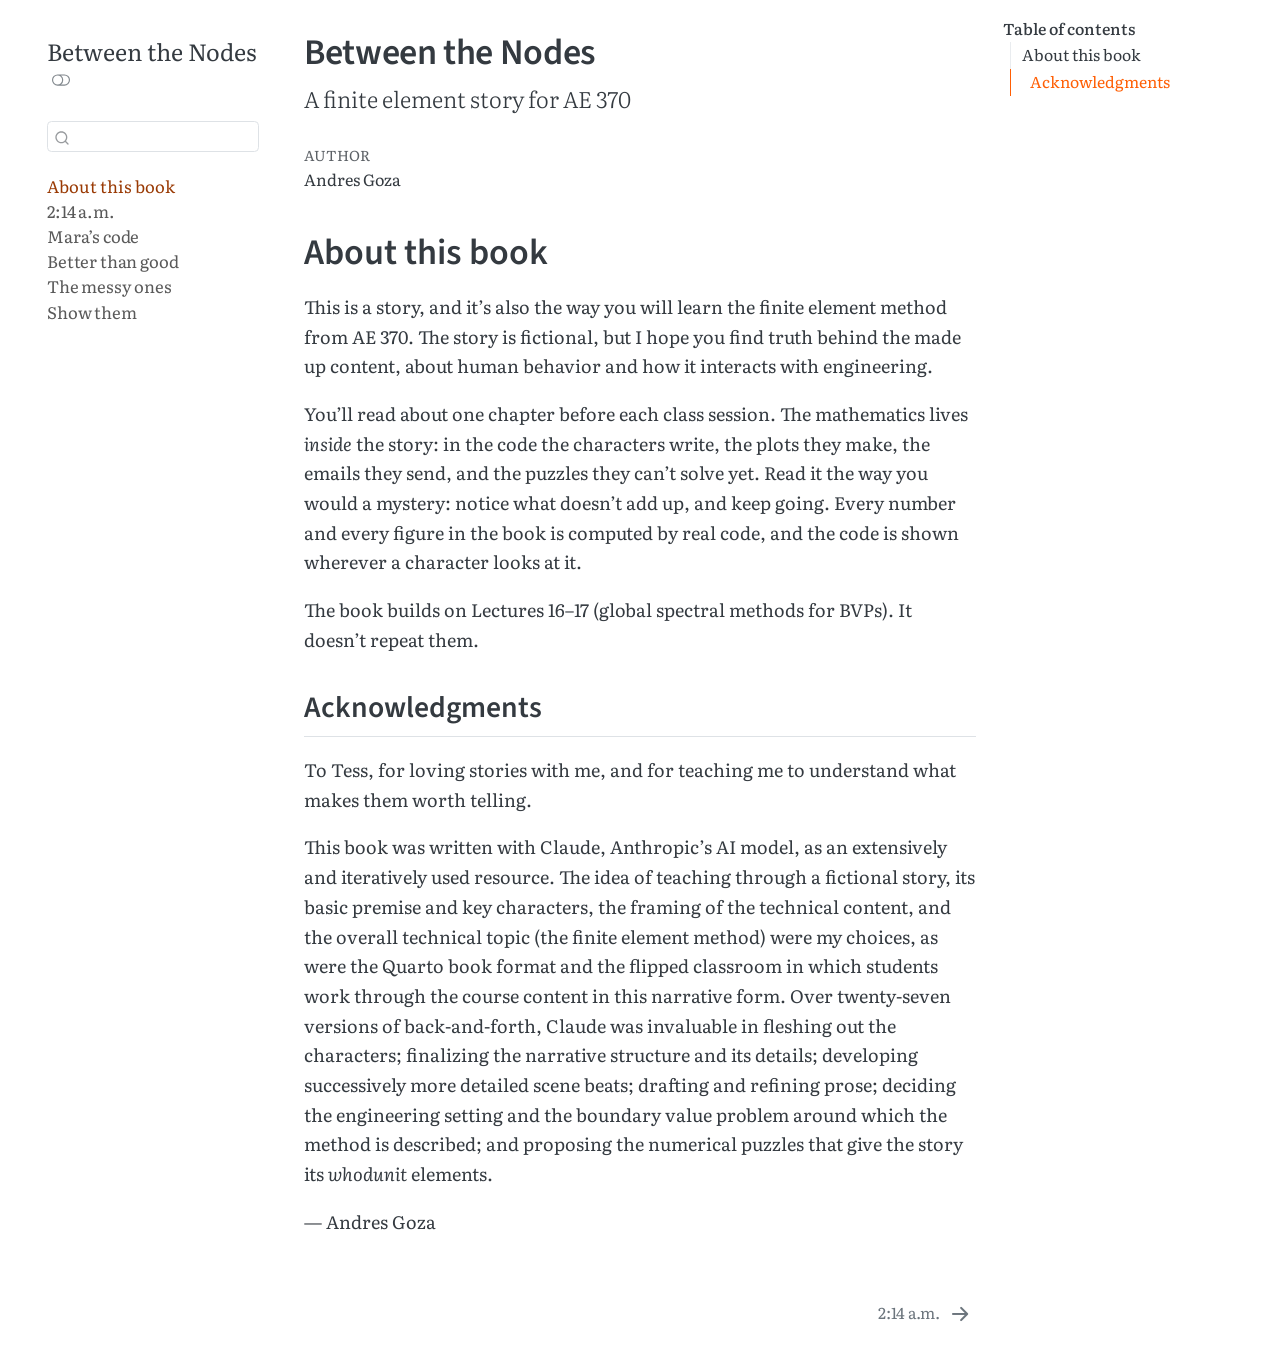
<file: index.html>
<!DOCTYPE html>
<html xmlns="http://www.w3.org/1999/xhtml" lang="en" xml:lang="en"><head>

<meta charset="utf-8">
<meta name="generator" content="quarto-1.9.37">

<meta name="viewport" content="width=device-width, initial-scale=1.0, user-scalable=yes">

<meta name="author" content="Andres Goza">

<title>Between the Nodes</title>
<style>
/* Default styles provided by pandoc.
** See https://pandoc.org/MANUAL.html#variables-for-html for config info.
*/
code{white-space: pre-wrap;}
span.smallcaps{font-variant: small-caps;}
div.columns{display: flex; gap: min(4vw, 1.5em);}
div.column{flex: auto; overflow-x: auto;}
div.hanging-indent{margin-left: 1.5em; text-indent: -1.5em;}
ul.task-list{list-style: none;}
ul.task-list li input[type="checkbox"] {
  width: 0.8em;
  margin: 0 0.8em 0.2em -1em; /* quarto-specific, see https://github.com/quarto-dev/quarto-cli/issues/4556 */ 
  vertical-align: middle;
}
</style>


<script src="site_libs/quarto-nav/quarto-nav.js"></script>
<script src="site_libs/quarto-nav/headroom.min.js"></script>
<script src="site_libs/clipboard/clipboard.min.js"></script>
<script src="site_libs/quarto-search/autocomplete.umd.js"></script>
<script src="site_libs/quarto-search/fuse.min.js"></script>
<script src="site_libs/quarto-search/quarto-search.js"></script>
<meta name="quarto:offset" content="./">
<link href="./chapters/00-cold-open.html" rel="next">
<script src="site_libs/quarto-html/quarto.js" type="module"></script>
<script src="site_libs/quarto-html/tabsets/tabsets.js" type="module"></script>
<script src="site_libs/quarto-html/popper.min.js"></script>
<script src="site_libs/quarto-html/tippy.umd.min.js"></script>
<script src="site_libs/quarto-html/anchor.min.js"></script>
<link href="site_libs/quarto-html/tippy.css" rel="stylesheet">
<link href="site_libs/quarto-html/quarto-syntax-highlighting-25855274aaae0edcb6a88ca50476d85d.css" rel="stylesheet" class="quarto-color-scheme" id="quarto-text-highlighting-styles">
<link href="site_libs/quarto-html/quarto-syntax-highlighting-dark-52d5803e6c8ddc1c5663ec64fb66b748.css" rel="stylesheet" class="quarto-color-scheme quarto-color-alternate" id="quarto-text-highlighting-styles">
<link href="site_libs/quarto-html/quarto-syntax-highlighting-25855274aaae0edcb6a88ca50476d85d.css" rel="stylesheet" class="quarto-color-scheme-extra" id="quarto-text-highlighting-styles">
<script src="site_libs/bootstrap/bootstrap.min.js"></script>
<link href="site_libs/bootstrap/bootstrap-icons.css" rel="stylesheet">
<link href="site_libs/bootstrap/bootstrap-fba32274148bb83c47e8d216b746dbdb.min.css" rel="stylesheet" append-hash="true" class="quarto-color-scheme" id="quarto-bootstrap" data-mode="light">
<link href="site_libs/bootstrap/bootstrap-dark-1ad248c0c725b239c2152f44bab456a3.min.css" rel="stylesheet" append-hash="true" class="quarto-color-scheme quarto-color-alternate" id="quarto-bootstrap" data-mode="dark">
<link href="site_libs/bootstrap/bootstrap-fba32274148bb83c47e8d216b746dbdb.min.css" rel="stylesheet" append-hash="true" class="quarto-color-scheme-extra" id="quarto-bootstrap" data-mode="light">
<script id="quarto-search-options" type="application/json">{
  "location": "sidebar",
  "copy-button": false,
  "collapse-after": 3,
  "panel-placement": "start",
  "type": "textbox",
  "limit": 50,
  "keyboard-shortcut": [
    "f",
    "/",
    "s"
  ],
  "show-item-context": false,
  "language": {
    "search-no-results-text": "No results",
    "search-matching-documents-text": "matching documents",
    "search-copy-link-title": "Copy link to search",
    "search-hide-matches-text": "Hide additional matches",
    "search-more-match-text": "more match in this document",
    "search-more-matches-text": "more matches in this document",
    "search-clear-button-title": "Clear",
    "search-text-placeholder": "",
    "search-detached-cancel-button-title": "Cancel",
    "search-submit-button-title": "Submit",
    "search-label": "Search"
  }
}</script>
<style>html{ scroll-behavior: smooth; }</style>


</head>

<body class="nav-sidebar floating quarto-light"><script id="quarto-html-before-body" type="application/javascript">
    const toggleBodyColorMode = (bsSheetEl) => {
      const mode = bsSheetEl.getAttribute("data-mode");
      const bodyEl = window.document.querySelector("body");
      if (mode === "dark") {
        bodyEl.classList.add("quarto-dark");
        bodyEl.classList.remove("quarto-light");
      } else {
        bodyEl.classList.add("quarto-light");
        bodyEl.classList.remove("quarto-dark");
      }
    }
    const toggleBodyColorPrimary = () => {
      const bsSheetEl = window.document.querySelector("link#quarto-bootstrap:not([rel=disabled-stylesheet])");
      if (bsSheetEl) {
        toggleBodyColorMode(bsSheetEl);
      }
    }
    const setColorSchemeToggle = (alternate) => {
      const toggles = window.document.querySelectorAll('.quarto-color-scheme-toggle');
      for (let i=0; i < toggles.length; i++) {
        const toggle = toggles[i];
        if (toggle) {
          if (alternate) {
            toggle.classList.add("alternate");
          } else {
            toggle.classList.remove("alternate");
          }
        }
      }
    };
    const toggleColorMode = (alternate) => {
      // Switch the stylesheets
      const primaryStylesheets = window.document.querySelectorAll('link.quarto-color-scheme:not(.quarto-color-alternate)');
      const alternateStylesheets = window.document.querySelectorAll('link.quarto-color-scheme.quarto-color-alternate');
      manageTransitions('#quarto-margin-sidebar .nav-link', false);
      if (alternate) {
        // note: dark is layered on light, we don't disable primary!
        enableStylesheet(alternateStylesheets);
        for (const sheetNode of alternateStylesheets) {
          if (sheetNode.id === "quarto-bootstrap") {
            toggleBodyColorMode(sheetNode);
          }
        }
      } else {
        disableStylesheet(alternateStylesheets);
        enableStylesheet(primaryStylesheets)
        toggleBodyColorPrimary();
      }
      manageTransitions('#quarto-margin-sidebar .nav-link', true);
      // Switch the toggles
      setColorSchemeToggle(alternate)
      // Hack to workaround the fact that safari doesn't
      // properly recolor the scrollbar when toggling (#1455)
      if (navigator.userAgent.indexOf('Safari') > 0 && navigator.userAgent.indexOf('Chrome') == -1) {
        manageTransitions("body", false);
        window.scrollTo(0, 1);
        setTimeout(() => {
          window.scrollTo(0, 0);
          manageTransitions("body", true);
        }, 40);
      }
    }
    const disableStylesheet = (stylesheets) => {
      for (let i=0; i < stylesheets.length; i++) {
        const stylesheet = stylesheets[i];
        stylesheet.rel = 'disabled-stylesheet';
      }
    }
    const enableStylesheet = (stylesheets) => {
      for (let i=0; i < stylesheets.length; i++) {
        const stylesheet = stylesheets[i];
        if(stylesheet.rel !== 'stylesheet') { // for Chrome, which will still FOUC without this check
          stylesheet.rel = 'stylesheet';
        }
      }
    }
    const manageTransitions = (selector, allowTransitions) => {
      const els = window.document.querySelectorAll(selector);
      for (let i=0; i < els.length; i++) {
        const el = els[i];
        if (allowTransitions) {
          el.classList.remove('notransition');
        } else {
          el.classList.add('notransition');
        }
      }
    }
    const isFileUrl = () => {
      return window.location.protocol === 'file:';
    }
    const hasAlternateSentinel = () => {
      let styleSentinel = getColorSchemeSentinel();
      if (styleSentinel !== null) {
        return styleSentinel === "alternate";
      } else {
        return false;
      }
    }
    const setStyleSentinel = (alternate) => {
      const value = alternate ? "alternate" : "default";
      if (!isFileUrl()) {
        window.localStorage.setItem("quarto-color-scheme", value);
      } else {
        localAlternateSentinel = value;
      }
    }
    const getColorSchemeSentinel = () => {
      if (!isFileUrl()) {
        const storageValue = window.localStorage.getItem("quarto-color-scheme");
        return storageValue != null ? storageValue : localAlternateSentinel;
      } else {
        return localAlternateSentinel;
      }
    }
    const toggleGiscusIfUsed = (isAlternate, darkModeDefault) => {
      const baseTheme = document.querySelector('#giscus-base-theme')?.value ?? 'light';
      const alternateTheme = document.querySelector('#giscus-alt-theme')?.value ?? 'dark';
      let newTheme = '';
      if(authorPrefersDark) {
        newTheme = isAlternate ? baseTheme : alternateTheme;
      } else {
        newTheme = isAlternate ? alternateTheme : baseTheme;
      }
      const changeGiscusTheme = () => {
        // From: https://github.com/giscus/giscus/issues/336
        const sendMessage = (message) => {
          const iframe = document.querySelector('iframe.giscus-frame');
          if (!iframe) return;
          iframe.contentWindow.postMessage({ giscus: message }, 'https://giscus.app');
        }
        sendMessage({
          setConfig: {
            theme: newTheme
          }
        });
      }
      const isGiscussLoaded = window.document.querySelector('iframe.giscus-frame') !== null;
      if (isGiscussLoaded) {
        changeGiscusTheme();
      }
    };
    const authorPrefersDark = false;
    const darkModeDefault = authorPrefersDark;
      document.querySelector('link#quarto-text-highlighting-styles.quarto-color-scheme-extra').rel = 'disabled-stylesheet';
      document.querySelector('link#quarto-bootstrap.quarto-color-scheme-extra').rel = 'disabled-stylesheet';
    let localAlternateSentinel = darkModeDefault ? 'alternate' : 'default';
    // Dark / light mode switch
    window.quartoToggleColorScheme = () => {
      // Read the current dark / light value
      let toAlternate = !hasAlternateSentinel();
      toggleColorMode(toAlternate);
      setStyleSentinel(toAlternate);
      toggleGiscusIfUsed(toAlternate, darkModeDefault);
      window.dispatchEvent(new Event('resize'));
    };
    // Switch to dark mode if need be
    if (hasAlternateSentinel()) {
      toggleColorMode(true);
    } else {
      toggleColorMode(false);
    }
  </script>

<div id="quarto-search-results"></div>
  <header id="quarto-header" class="headroom fixed-top">
  <nav class="quarto-secondary-nav">
    <div class="container-fluid d-flex">
      <button type="button" class="quarto-btn-toggle btn" data-bs-toggle="collapse" role="button" data-bs-target=".quarto-sidebar-collapse-item" aria-controls="quarto-sidebar" aria-expanded="false" aria-label="Toggle sidebar navigation" onclick="if (window.quartoToggleHeadroom) { window.quartoToggleHeadroom(); }">
        <i class="bi bi-layout-text-sidebar-reverse"></i>
      </button>
        <nav class="quarto-page-breadcrumbs" aria-label="breadcrumb"><ol class="breadcrumb"><li class="breadcrumb-item"><a href="./index.html">About this book</a></li></ol></nav>
        <a class="flex-grow-1" role="navigation" data-bs-toggle="collapse" data-bs-target=".quarto-sidebar-collapse-item" aria-controls="quarto-sidebar" aria-expanded="false" aria-label="Toggle sidebar navigation" onclick="if (window.quartoToggleHeadroom) { window.quartoToggleHeadroom(); }">      
        </a>
      <button type="button" class="btn quarto-search-button" aria-label="Search" onclick="window.quartoOpenSearch();">
        <i class="bi bi-search"></i>
      </button>
    </div>
  </nav>
</header>
<!-- content -->
<div id="quarto-content" class="quarto-container page-columns page-rows-contents page-layout-article">
<!-- sidebar -->
  <nav id="quarto-sidebar" class="sidebar collapse collapse-horizontal quarto-sidebar-collapse-item sidebar-navigation floating overflow-auto">
    <div class="pt-lg-2 mt-2 text-left sidebar-header">
    <div class="sidebar-title mb-0 py-0">
      <a href="./">Between the Nodes</a> 
        <div class="sidebar-tools-main">
  <a href="" class="quarto-color-scheme-toggle quarto-navigation-tool  px-1" onclick="window.quartoToggleColorScheme(); return false;" title="Toggle dark mode"><i class="bi"></i></a>
</div>
    </div>
      </div>
        <div class="mt-2 flex-shrink-0 align-items-center">
        <div class="sidebar-search">
        <div id="quarto-search" class="" title="Search"></div>
        </div>
        </div>
    <div class="sidebar-menu-container"> 
    <ul class="list-unstyled mt-1">
        <li class="sidebar-item">
  <div class="sidebar-item-container"> 
  <a href="./index.html" class="sidebar-item-text sidebar-link active">
 <span class="menu-text">About this book</span></a>
  </div>
</li>
        <li class="sidebar-item">
  <div class="sidebar-item-container"> 
  <a href="./chapters/00-cold-open.html" class="sidebar-item-text sidebar-link"><span class="chapter-title">2:14 a.m.</span></a>
  </div>
</li>
        <li class="sidebar-item">
  <div class="sidebar-item-container"> 
  <a href="./chapters/01-maras-code.html" class="sidebar-item-text sidebar-link"><span class="chapter-title">Mara’s code</span></a>
  </div>
</li>
        <li class="sidebar-item">
  <div class="sidebar-item-container"> 
  <a href="./chapters/02-better-than-good.html" class="sidebar-item-text sidebar-link"><span class="chapter-title">Better than good</span></a>
  </div>
</li>
        <li class="sidebar-item">
  <div class="sidebar-item-container"> 
  <a href="./chapters/03-the-messy-ones.html" class="sidebar-item-text sidebar-link"><span class="chapter-title">The messy ones</span></a>
  </div>
</li>
        <li class="sidebar-item">
  <div class="sidebar-item-container"> 
  <a href="./chapters/04-show-them.html" class="sidebar-item-text sidebar-link"><span class="chapter-title">Show them</span></a>
  </div>
</li>
    </ul>
    </div>
</nav>
<div id="quarto-sidebar-glass" class="quarto-sidebar-collapse-item" data-bs-toggle="collapse" data-bs-target=".quarto-sidebar-collapse-item"></div>
<!-- margin-sidebar -->
    <div id="quarto-margin-sidebar" class="sidebar margin-sidebar">
        <nav id="TOC" role="doc-toc" class="toc-active">
    <h2 id="toc-title">Table of contents</h2>
   
  <ul class="collapse">
  <li><a href="#about-this-book" id="toc-about-this-book" class="nav-link active" data-scroll-target="#about-this-book">About this book</a>
  <ul class="collapse">
  <li><a href="#acknowledgments" id="toc-acknowledgments" class="nav-link" data-scroll-target="#acknowledgments">Acknowledgments</a></li>
  </ul></li>
  </ul>
</nav>
    </div>
<!-- main -->
<main class="content" id="quarto-document-content">


<header id="title-block-header" class="quarto-title-block default">
<div class="quarto-title">
<h1 class="title">Between the Nodes</h1>
<p class="subtitle lead">A finite element story for AE 370</p>
</div>



<div class="quarto-title-meta">

    <div>
    <div class="quarto-title-meta-heading">Author</div>
    <div class="quarto-title-meta-contents">
             <p>Andres Goza </p>
          </div>
  </div>
    
  
    
  </div>
  


</header>


<section id="about-this-book" class="level1 unnumbered">
<h1 class="unnumbered">About this book</h1>
<p>This is a story, and it’s also the way you will learn the finite element method from AE 370. The story is fictional, but I hope you find truth behind the made up content, about human behavior and how it interacts with engineering.</p>
<p>You’ll read about one chapter before each class session. The mathematics lives <em>inside</em> the story: in the code the characters write, the plots they make, the emails they send, and the puzzles they can’t solve yet. Read it the way you would a mystery: notice what doesn’t add up, and keep going. Every number and every figure in the book is computed by real code, and the code is shown wherever a character looks at it.</p>
<p>The book builds on Lectures 16–17 (global spectral methods for BVPs). It doesn’t repeat them.</p>
<section id="acknowledgments" class="level2">
<h2 class="anchored" data-anchor-id="acknowledgments">Acknowledgments</h2>
<p>To Tess, for loving stories with me, and for teaching me to understand what makes them worth telling.</p>
<p>This book was written with Claude, Anthropic’s AI model, as an extensively and iteratively used resource. The idea of teaching through a fictional story, its basic premise and key characters, the framing of the technical content, and the overall technical topic (the finite element method) were my choices, as were the Quarto book format and the flipped classroom in which students work through the course content in this narrative form. Over twenty-seven versions of back-and-forth, Claude was invaluable in fleshing out the characters; finalizing the narrative structure and its details; developing successively more detailed scene beats; drafting and refining prose; deciding the engineering setting and the boundary value problem around which the method is described; and proposing the numerical puzzles that give the story its <em>whodunit</em> elements.</p>
<p>— Andres Goza</p>


</section>
</section>

</main> <!-- /main -->
<script id="quarto-html-after-body" type="application/javascript">
  window.document.addEventListener("DOMContentLoaded", function (event) {
    // Ensure there is a toggle, if there isn't float one in the top right
    if (window.document.querySelector('.quarto-color-scheme-toggle') === null) {
      const a = window.document.createElement('a');
      a.classList.add('top-right');
      a.classList.add('quarto-color-scheme-toggle');
      a.href = "";
      a.onclick = function() { try { window.quartoToggleColorScheme(); } catch {} return false; };
      const i = window.document.createElement("i");
      i.classList.add('bi');
      a.appendChild(i);
      window.document.body.appendChild(a);
    }
    setColorSchemeToggle(hasAlternateSentinel())
    const icon = "";
    const anchorJS = new window.AnchorJS();
    anchorJS.options = {
      placement: 'right',
      icon: icon
    };
    anchorJS.add('.anchored');
    const isCodeAnnotation = (el) => {
      for (const clz of el.classList) {
        if (clz.startsWith('code-annotation-')) {                     
          return true;
        }
      }
      return false;
    }
    const onCopySuccess = function(e) {
      // button target
      const button = e.trigger;
      // don't keep focus
      button.blur();
      // flash "checked"
      button.classList.add('code-copy-button-checked');
      var currentTitle = button.getAttribute("title");
      button.setAttribute("title", "Copied!");
      let tooltip;
      if (window.bootstrap) {
        button.setAttribute("data-bs-toggle", "tooltip");
        button.setAttribute("data-bs-placement", "left");
        button.setAttribute("data-bs-title", "Copied!");
        tooltip = new bootstrap.Tooltip(button, 
          { trigger: "manual", 
            customClass: "code-copy-button-tooltip",
            offset: [0, -8]});
        tooltip.show();    
      }
      setTimeout(function() {
        if (tooltip) {
          tooltip.hide();
          button.removeAttribute("data-bs-title");
          button.removeAttribute("data-bs-toggle");
          button.removeAttribute("data-bs-placement");
        }
        button.setAttribute("title", currentTitle);
        button.classList.remove('code-copy-button-checked');
      }, 1000);
      // clear code selection
      e.clearSelection();
    }
    const getTextToCopy = function(trigger) {
      const outerScaffold = trigger.parentElement.cloneNode(true);
      const codeEl = outerScaffold.querySelector('code');
      for (const childEl of codeEl.children) {
        if (isCodeAnnotation(childEl)) {
          childEl.remove();
        }
      }
      return codeEl.innerText;
    }
    const clipboard = new window.ClipboardJS('.code-copy-button:not([data-in-quarto-modal])', {
      text: getTextToCopy
    });
    clipboard.on('success', onCopySuccess);
    if (window.document.getElementById('quarto-embedded-source-code-modal')) {
      const clipboardModal = new window.ClipboardJS('.code-copy-button[data-in-quarto-modal]', {
        text: getTextToCopy,
        container: window.document.getElementById('quarto-embedded-source-code-modal')
      });
      clipboardModal.on('success', onCopySuccess);
    }
      var localhostRegex = new RegExp(/^(?:http|https):\/\/localhost\:?[0-9]*\//);
      var mailtoRegex = new RegExp(/^mailto:/);
        var filterRegex = new RegExp('/' + window.location.host + '/');
      var isInternal = (href) => {
          return filterRegex.test(href) || localhostRegex.test(href) || mailtoRegex.test(href);
      }
      // Inspect non-navigation links and adorn them if external
     var links = window.document.querySelectorAll('a[href]:not(.nav-link):not(.navbar-brand):not(.toc-action):not(.sidebar-link):not(.sidebar-item-toggle):not(.pagination-link):not(.no-external):not([aria-hidden]):not(.dropdown-item):not(.quarto-navigation-tool):not(.about-link)');
      for (var i=0; i<links.length; i++) {
        const link = links[i];
        if (!isInternal(link.href)) {
          // undo the damage that might have been done by quarto-nav.js in the case of
          // links that we want to consider external
          if (link.dataset.originalHref !== undefined) {
            link.href = link.dataset.originalHref;
          }
        }
      }
    function tippyHover(el, contentFn, onTriggerFn, onUntriggerFn) {
      const config = {
        allowHTML: true,
        maxWidth: 500,
        delay: 100,
        arrow: false,
        appendTo: function(el) {
            return el.parentElement;
        },
        interactive: true,
        interactiveBorder: 10,
        theme: 'quarto',
        placement: 'bottom-start',
      };
      if (contentFn) {
        config.content = contentFn;
      }
      if (onTriggerFn) {
        config.onTrigger = onTriggerFn;
      }
      if (onUntriggerFn) {
        config.onUntrigger = onUntriggerFn;
      }
      window.tippy(el, config); 
    }
    const noterefs = window.document.querySelectorAll('a[role="doc-noteref"]');
    for (var i=0; i<noterefs.length; i++) {
      const ref = noterefs[i];
      tippyHover(ref, function() {
        // use id or data attribute instead here
        let href = ref.getAttribute('data-footnote-href') || ref.getAttribute('href');
        try { href = new URL(href).hash; } catch {}
        const id = href.replace(/^#\/?/, "");
        const note = window.document.getElementById(id);
        if (note) {
          return note.innerHTML;
        } else {
          return "";
        }
      });
    }
    const xrefs = window.document.querySelectorAll('a.quarto-xref');
    const processXRef = (id, note) => {
      // Strip column container classes
      const stripColumnClz = (el) => {
        el.classList.remove("page-full", "page-columns");
        if (el.children) {
          for (const child of el.children) {
            stripColumnClz(child);
          }
        }
      }
      stripColumnClz(note)
      if (id === null || id.startsWith('sec-')) {
        // Special case sections, only their first couple elements
        const container = document.createElement("div");
        if (note.children && note.children.length > 2) {
          container.appendChild(note.children[0].cloneNode(true));
          for (let i = 1; i < note.children.length; i++) {
            const child = note.children[i];
            if (child.tagName === "P" && child.innerText === "") {
              continue;
            } else {
              container.appendChild(child.cloneNode(true));
              break;
            }
          }
          if (window.Quarto?.typesetMath) {
            window.Quarto.typesetMath(container);
          }
          return container.innerHTML
        } else {
          if (window.Quarto?.typesetMath) {
            window.Quarto.typesetMath(note);
          }
          return note.innerHTML;
        }
      } else {
        // Remove any anchor links if they are present
        const anchorLink = note.querySelector('a.anchorjs-link');
        if (anchorLink) {
          anchorLink.remove();
        }
        if (window.Quarto?.typesetMath) {
          window.Quarto.typesetMath(note);
        }
        if (note.classList.contains("callout")) {
          return note.outerHTML;
        } else {
          return note.innerHTML;
        }
      }
    }
    for (var i=0; i<xrefs.length; i++) {
      const xref = xrefs[i];
      tippyHover(xref, undefined, function(instance) {
        instance.disable();
        let url = xref.getAttribute('href');
        let hash = undefined; 
        if (url.startsWith('#')) {
          hash = url;
        } else {
          try { hash = new URL(url).hash; } catch {}
        }
        if (hash) {
          const id = hash.replace(/^#\/?/, "");
          const note = window.document.getElementById(id);
          if (note !== null) {
            try {
              const html = processXRef(id, note.cloneNode(true));
              instance.setContent(html);
            } finally {
              instance.enable();
              instance.show();
            }
          } else {
            // See if we can fetch this
            fetch(url.split('#')[0])
            .then(res => res.text())
            .then(html => {
              const parser = new DOMParser();
              const htmlDoc = parser.parseFromString(html, "text/html");
              const note = htmlDoc.getElementById(id);
              if (note !== null) {
                const html = processXRef(id, note);
                instance.setContent(html);
              } 
            }).finally(() => {
              instance.enable();
              instance.show();
            });
          }
        } else {
          // See if we can fetch a full url (with no hash to target)
          // This is a special case and we should probably do some content thinning / targeting
          fetch(url)
          .then(res => res.text())
          .then(html => {
            const parser = new DOMParser();
            const htmlDoc = parser.parseFromString(html, "text/html");
            const note = htmlDoc.querySelector('main.content');
            if (note !== null) {
              // This should only happen for chapter cross references
              // (since there is no id in the URL)
              // remove the first header
              if (note.children.length > 0 && note.children[0].tagName === "HEADER") {
                note.children[0].remove();
              }
              const html = processXRef(null, note);
              instance.setContent(html);
            } 
          }).finally(() => {
            instance.enable();
            instance.show();
          });
        }
      }, function(instance) {
      });
    }
        let selectedAnnoteEl;
        const selectorForAnnotation = ( cell, annotation) => {
          let cellAttr = 'data-code-cell="' + cell + '"';
          let lineAttr = 'data-code-annotation="' +  annotation + '"';
          const selector = 'span[' + cellAttr + '][' + lineAttr + ']';
          return selector;
        }
        const selectCodeLines = (annoteEl) => {
          const doc = window.document;
          const targetCell = annoteEl.getAttribute("data-target-cell");
          const targetAnnotation = annoteEl.getAttribute("data-target-annotation");
          const annoteSpan = window.document.querySelector(selectorForAnnotation(targetCell, targetAnnotation));
          const lines = annoteSpan.getAttribute("data-code-lines").split(",");
          const lineIds = lines.map((line) => {
            return targetCell + "-" + line;
          })
          let top = null;
          let height = null;
          let parent = null;
          if (lineIds.length > 0) {
              //compute the position of the single el (top and bottom and make a div)
              const el = window.document.getElementById(lineIds[0]);
              top = el.offsetTop;
              height = el.offsetHeight;
              parent = el.parentElement.parentElement;
            if (lineIds.length > 1) {
              const lastEl = window.document.getElementById(lineIds[lineIds.length - 1]);
              const bottom = lastEl.offsetTop + lastEl.offsetHeight;
              height = bottom - top;
            }
            if (top !== null && height !== null && parent !== null) {
              // cook up a div (if necessary) and position it 
              let div = window.document.getElementById("code-annotation-line-highlight");
              if (div === null) {
                div = window.document.createElement("div");
                div.setAttribute("id", "code-annotation-line-highlight");
                div.style.position = 'absolute';
                parent.appendChild(div);
              }
              div.style.top = top - 2 + "px";
              div.style.height = height + 4 + "px";
              div.style.left = 0;
              let gutterDiv = window.document.getElementById("code-annotation-line-highlight-gutter");
              if (gutterDiv === null) {
                gutterDiv = window.document.createElement("div");
                gutterDiv.setAttribute("id", "code-annotation-line-highlight-gutter");
                gutterDiv.style.position = 'absolute';
                const codeCell = window.document.getElementById(targetCell);
                const gutter = codeCell.querySelector('.code-annotation-gutter');
                gutter.appendChild(gutterDiv);
              }
              gutterDiv.style.top = top - 2 + "px";
              gutterDiv.style.height = height + 4 + "px";
            }
            selectedAnnoteEl = annoteEl;
          }
        };
        const unselectCodeLines = () => {
          const elementsIds = ["code-annotation-line-highlight", "code-annotation-line-highlight-gutter"];
          elementsIds.forEach((elId) => {
            const div = window.document.getElementById(elId);
            if (div) {
              div.remove();
            }
          });
          selectedAnnoteEl = undefined;
        };
          // Handle positioning of the toggle
      window.addEventListener(
        "resize",
        throttle(() => {
          elRect = undefined;
          if (selectedAnnoteEl) {
            selectCodeLines(selectedAnnoteEl);
          }
        }, 10)
      );
      function throttle(fn, ms) {
      let throttle = false;
      let timer;
        return (...args) => {
          if(!throttle) { // first call gets through
              fn.apply(this, args);
              throttle = true;
          } else { // all the others get throttled
              if(timer) clearTimeout(timer); // cancel #2
              timer = setTimeout(() => {
                fn.apply(this, args);
                timer = throttle = false;
              }, ms);
          }
        };
      }
        // Attach click handler to the DT
        const annoteDls = window.document.querySelectorAll('dt[data-target-cell]');
        for (const annoteDlNode of annoteDls) {
          annoteDlNode.addEventListener('click', (event) => {
            const clickedEl = event.target;
            if (clickedEl !== selectedAnnoteEl) {
              unselectCodeLines();
              const activeEl = window.document.querySelector('dt[data-target-cell].code-annotation-active');
              if (activeEl) {
                activeEl.classList.remove('code-annotation-active');
              }
              selectCodeLines(clickedEl);
              clickedEl.classList.add('code-annotation-active');
            } else {
              // Unselect the line
              unselectCodeLines();
              clickedEl.classList.remove('code-annotation-active');
            }
          });
        }
    const findCites = (el) => {
      const parentEl = el.parentElement;
      if (parentEl) {
        const cites = parentEl.dataset.cites;
        if (cites) {
          return {
            el,
            cites: cites.split(' ')
          };
        } else {
          return findCites(el.parentElement)
        }
      } else {
        return undefined;
      }
    };
    var bibliorefs = window.document.querySelectorAll('a[role="doc-biblioref"]');
    for (var i=0; i<bibliorefs.length; i++) {
      const ref = bibliorefs[i];
      const citeInfo = findCites(ref);
      if (citeInfo) {
        tippyHover(citeInfo.el, function() {
          var popup = window.document.createElement('div');
          citeInfo.cites.forEach(function(cite) {
            var citeDiv = window.document.createElement('div');
            citeDiv.classList.add('hanging-indent');
            citeDiv.classList.add('csl-entry');
            var biblioDiv = window.document.getElementById('ref-' + cite);
            if (biblioDiv) {
              citeDiv.innerHTML = biblioDiv.innerHTML;
            }
            popup.appendChild(citeDiv);
          });
          return popup.innerHTML;
        });
      }
    }
  });
  </script>
<nav class="page-navigation">
  <div class="nav-page nav-page-previous">
  </div>
  <div class="nav-page nav-page-next">
      <a href="./chapters/00-cold-open.html" class="pagination-link" aria-label="2:14 a.m.">
        <span class="nav-page-text"><span class="chapter-title">2:14 a.m.</span></span> <i class="bi bi-arrow-right-short"></i>
      </a>
  </div>
</nav>
</div> <!-- /content -->




<script src="site_libs/quarto-html/zenscroll-min.js"></script>
</body></html>
</file>
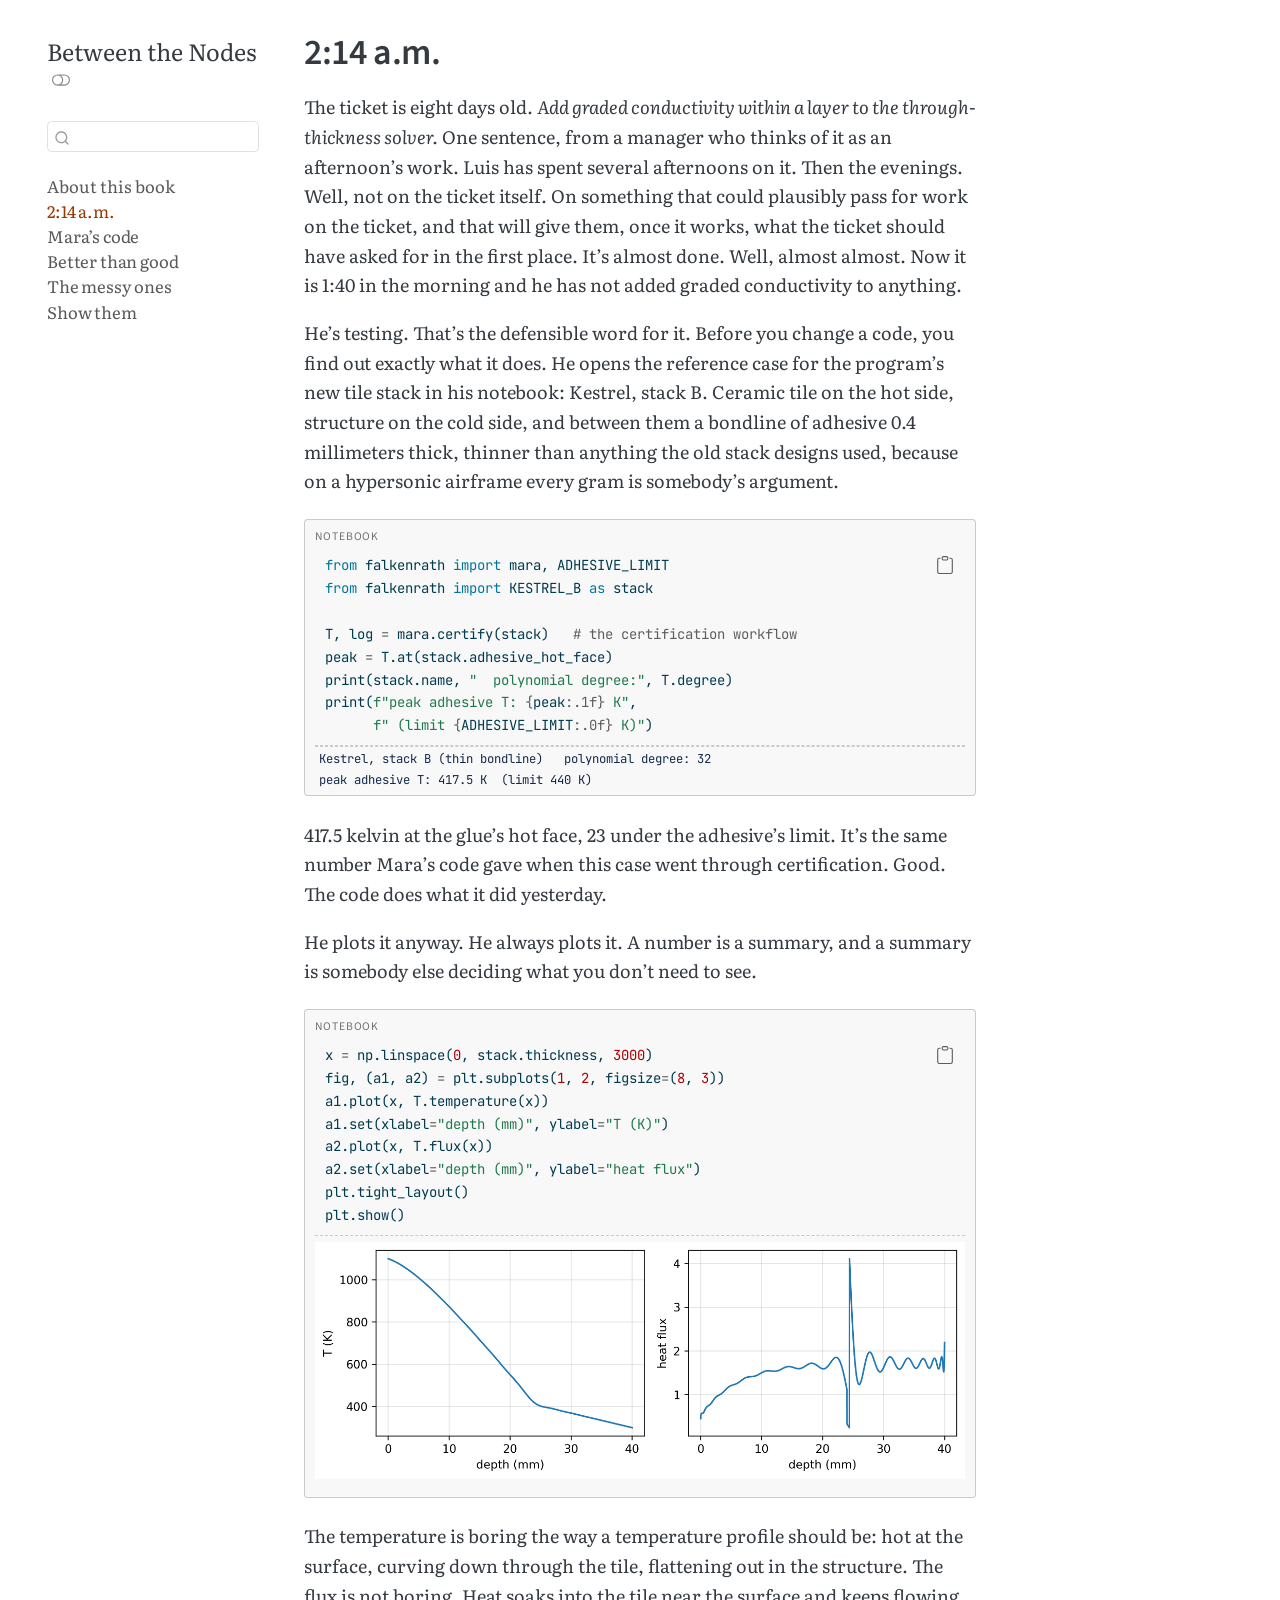
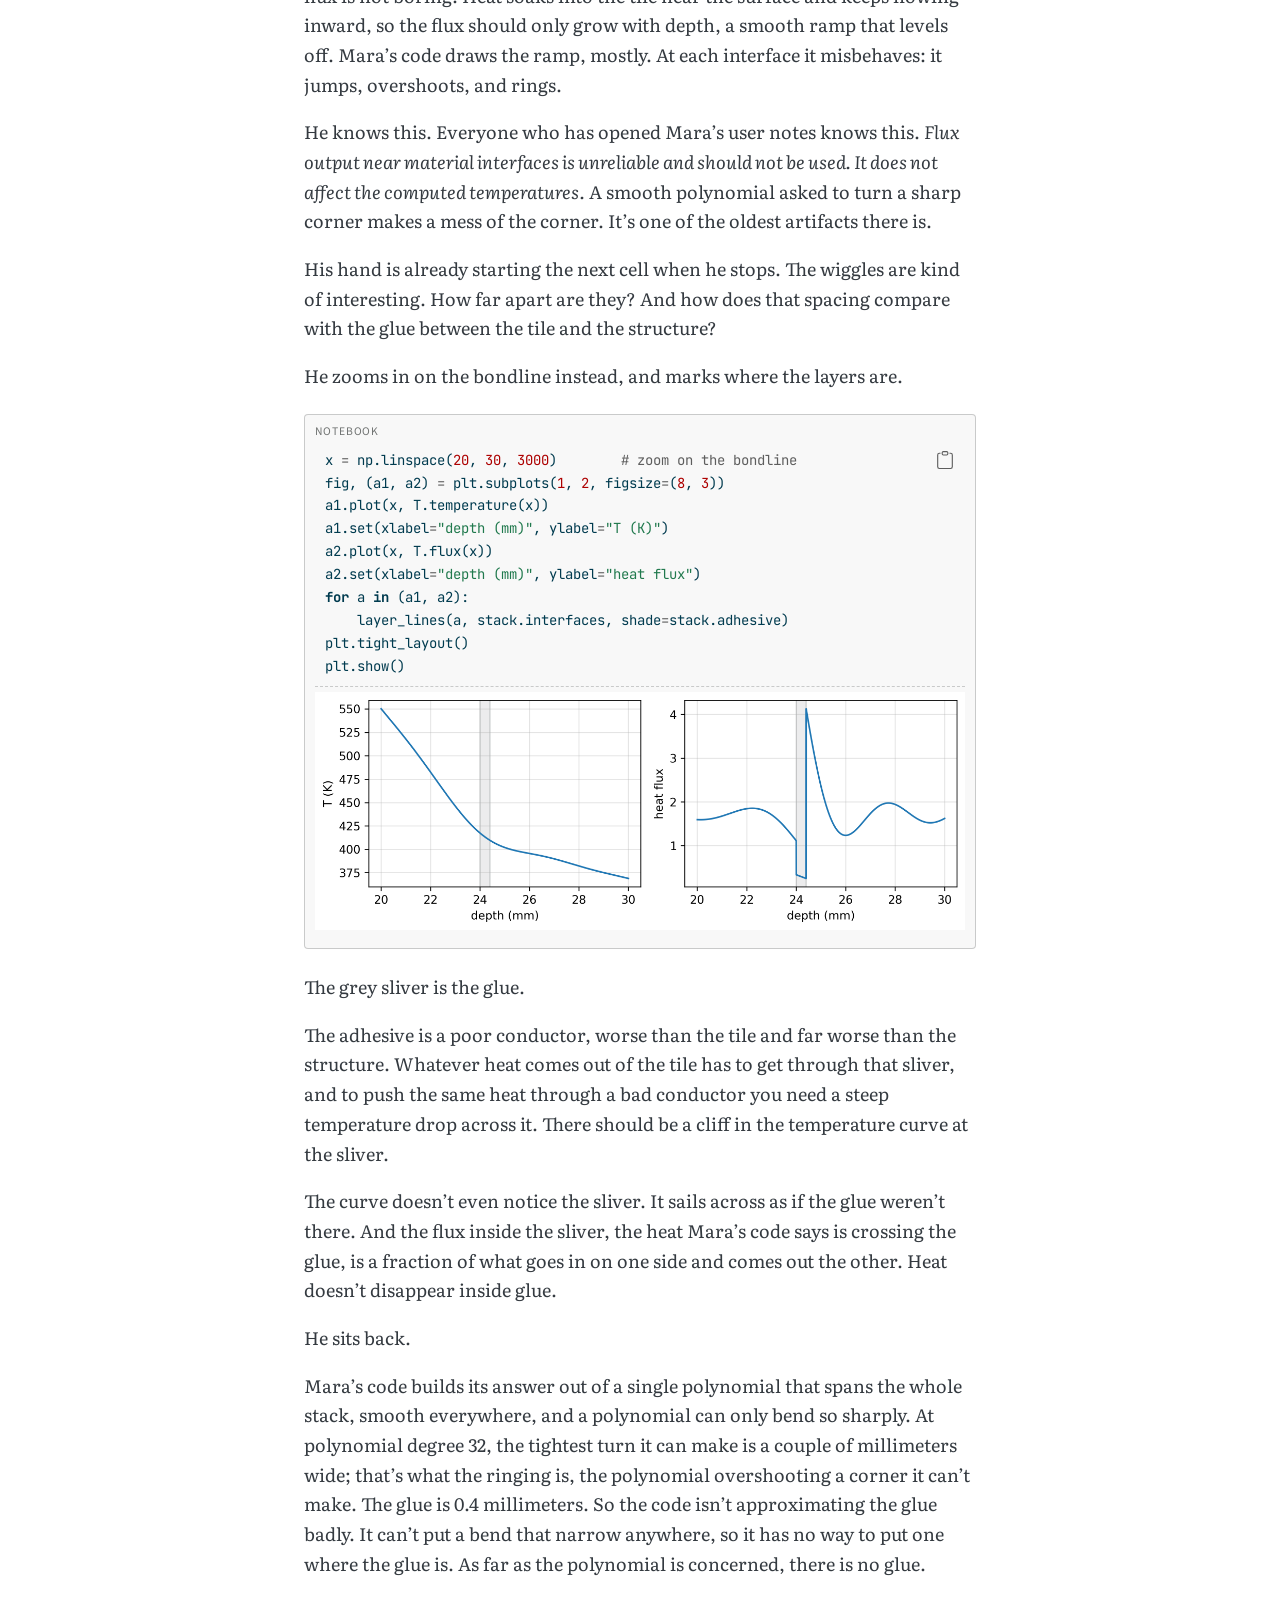
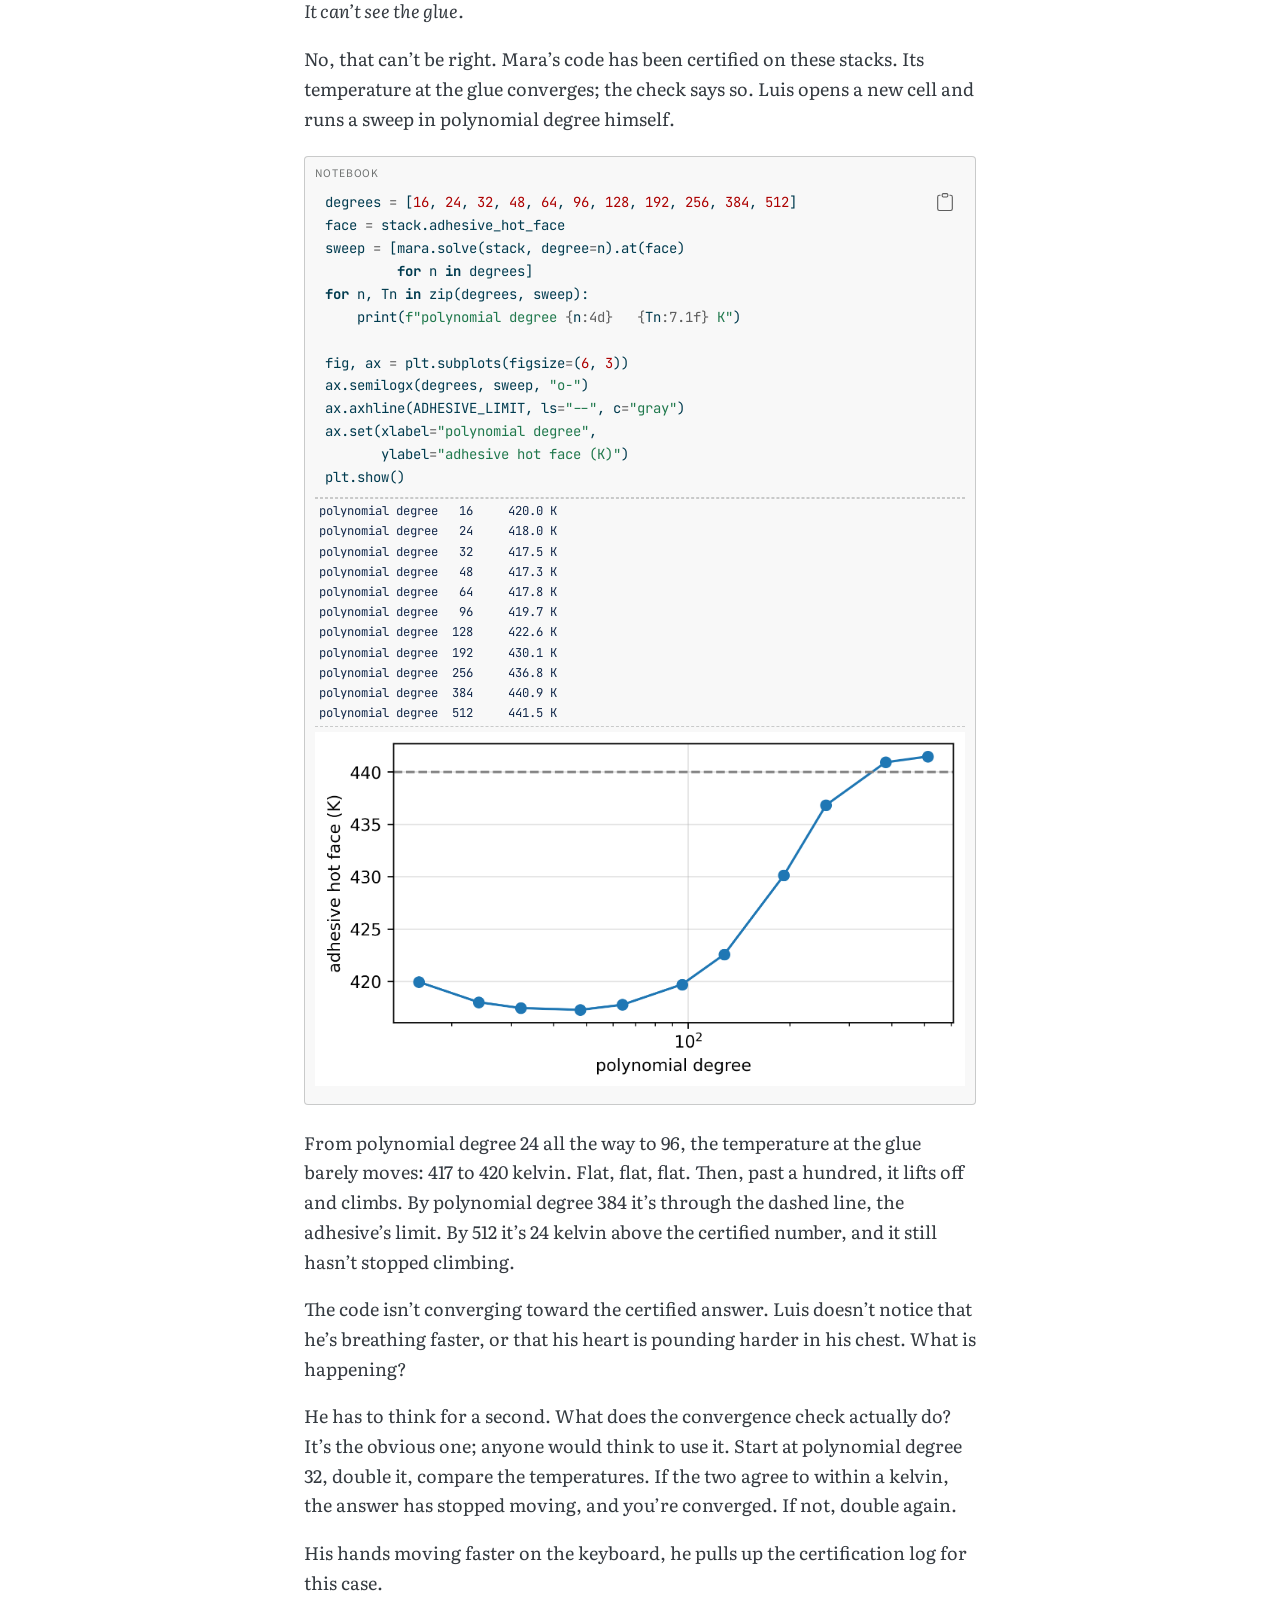
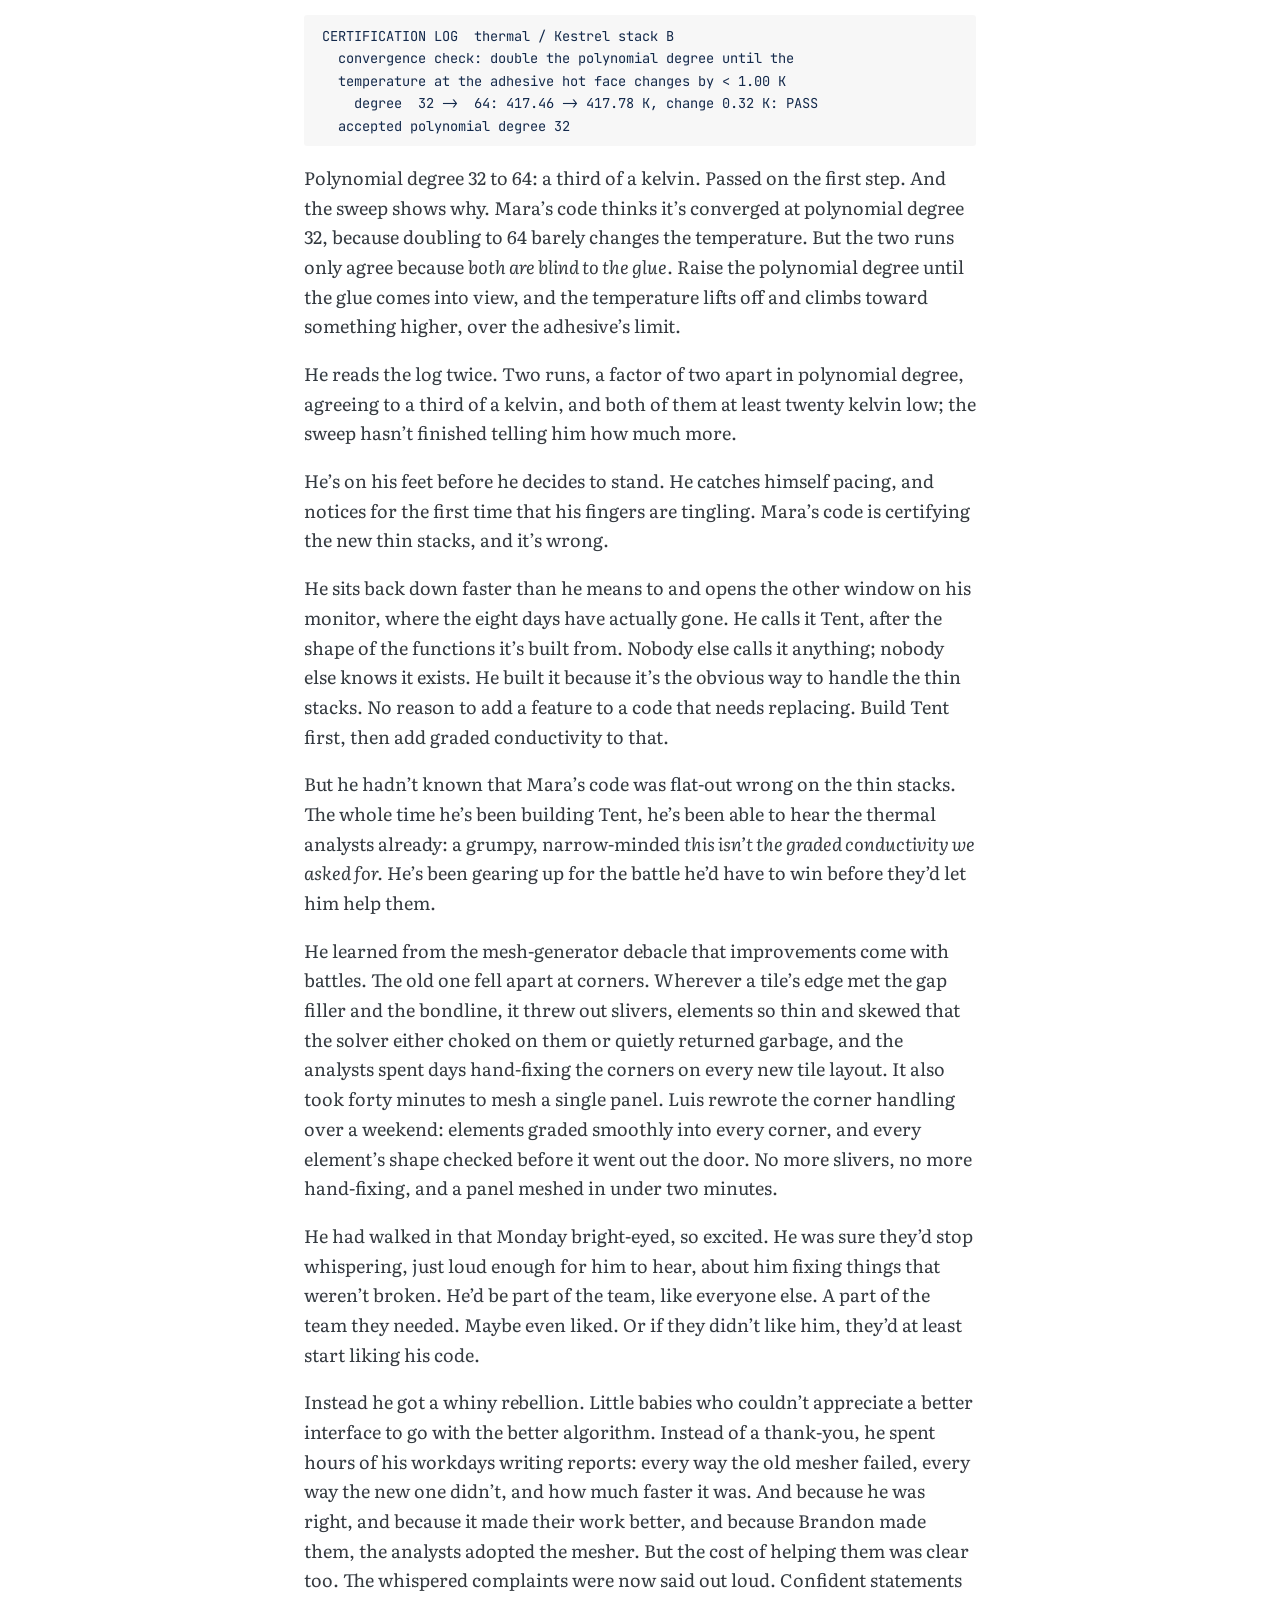
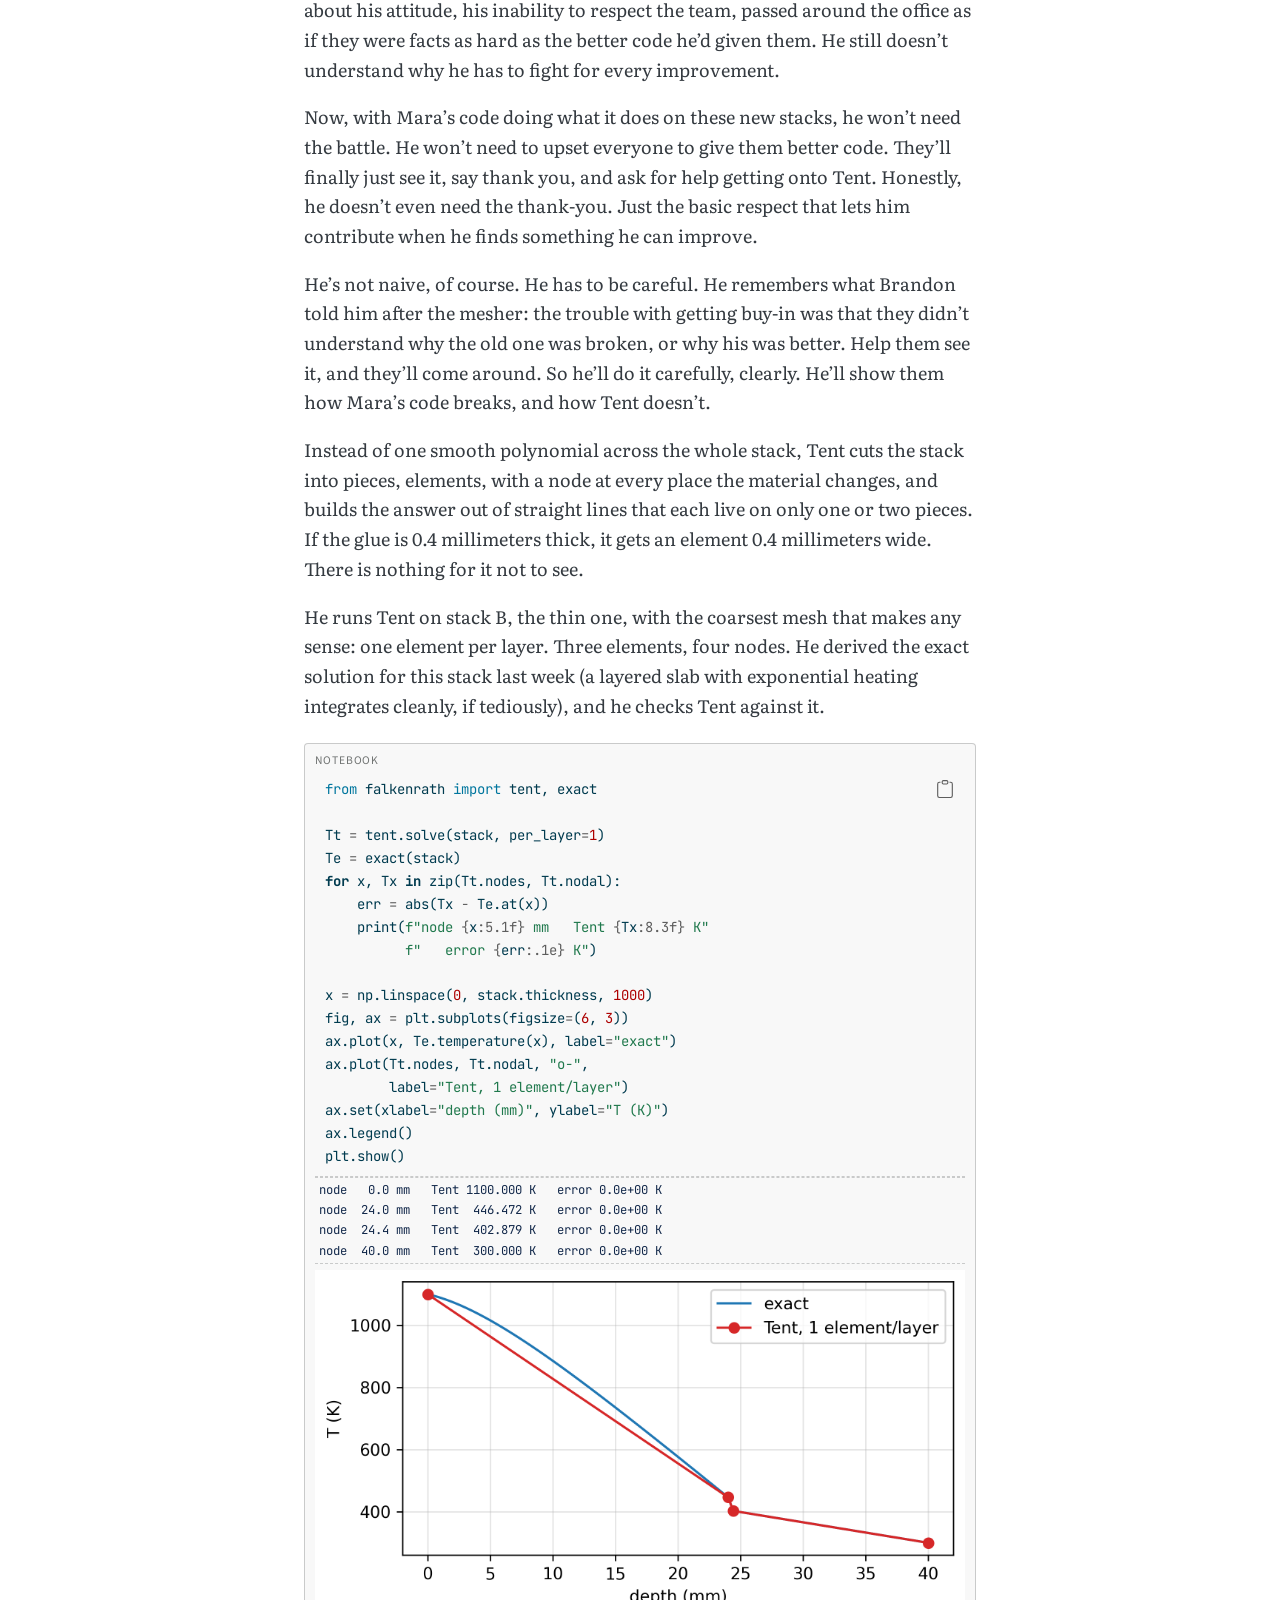
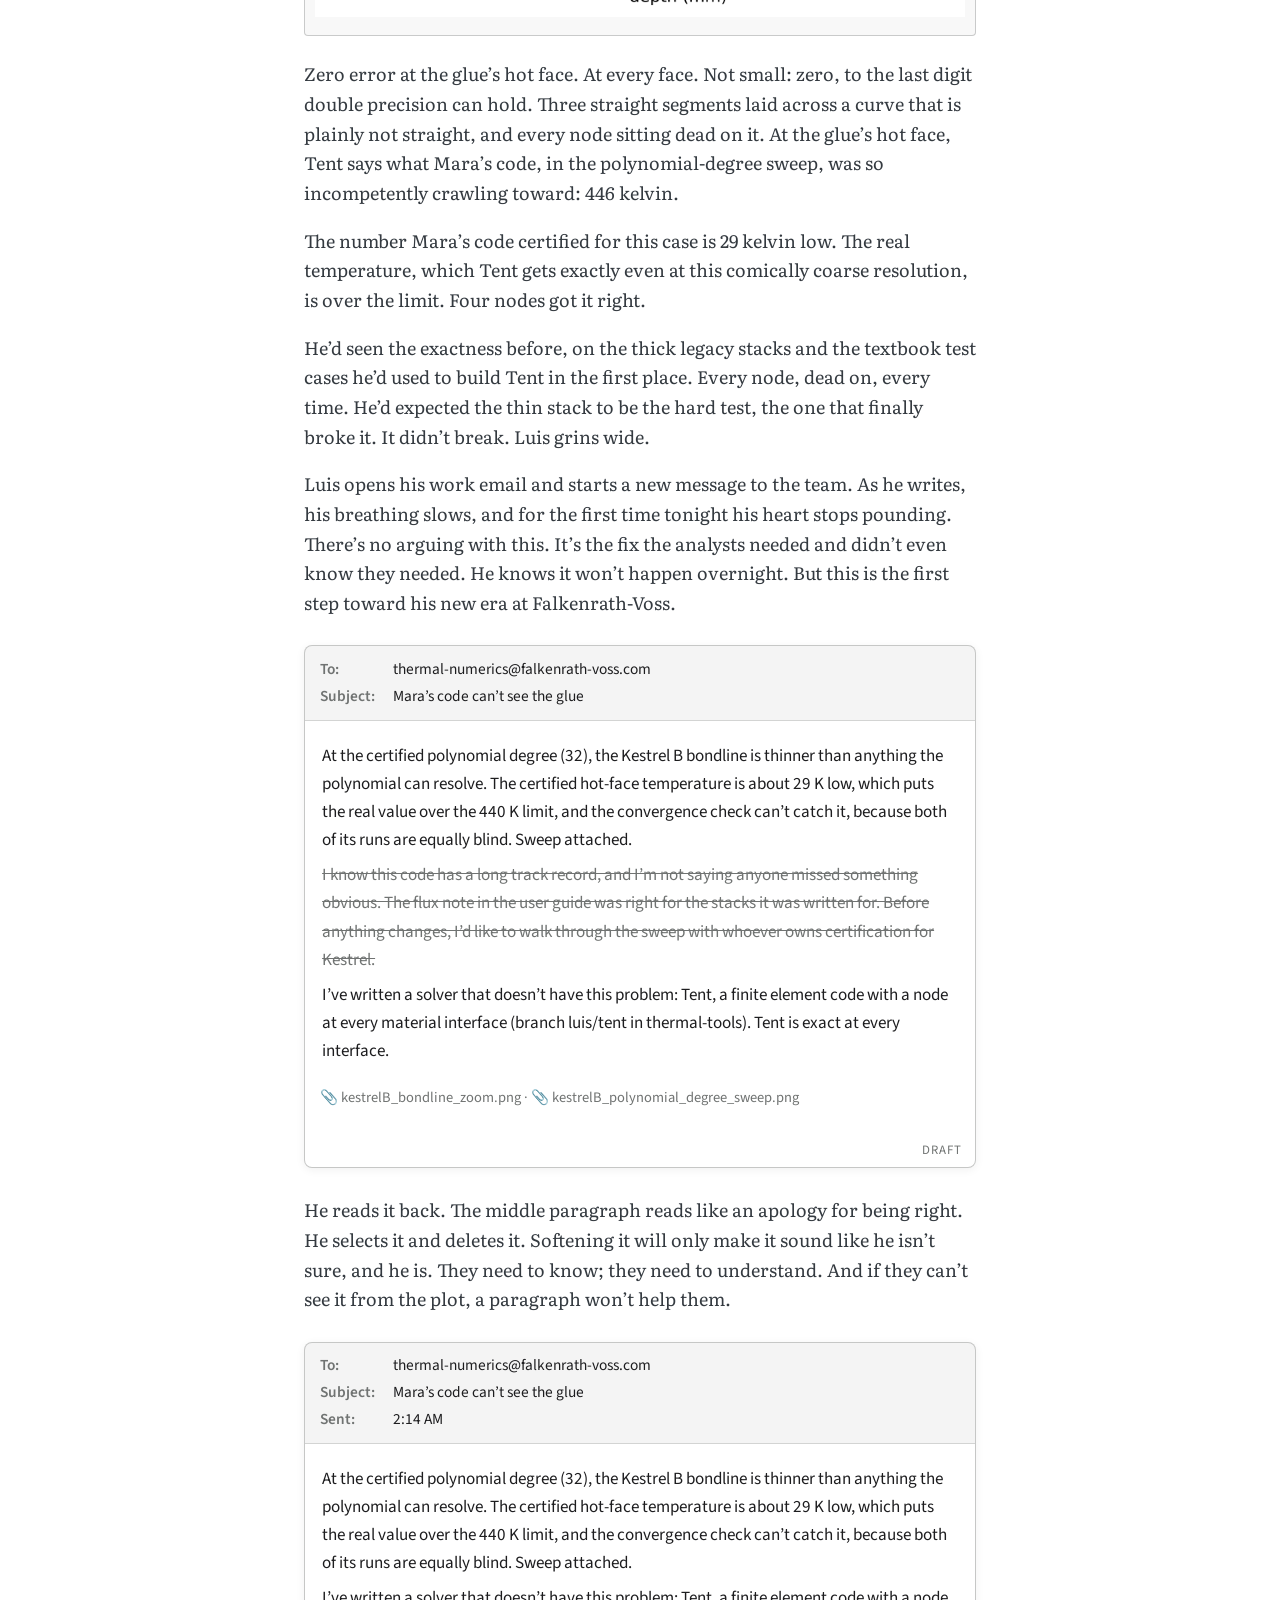
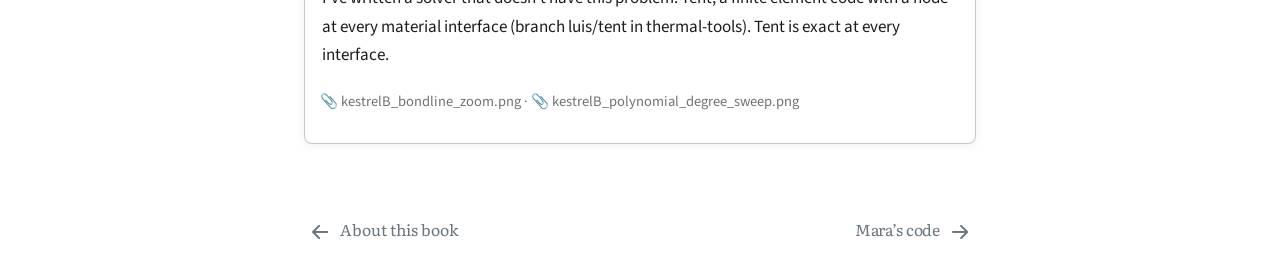
<file: chapters/00-cold-open.html>
<!DOCTYPE html>
<html xmlns="http://www.w3.org/1999/xhtml" lang="en" xml:lang="en"><head>

<meta charset="utf-8">
<meta name="generator" content="quarto-1.9.37">

<meta name="viewport" content="width=device-width, initial-scale=1.0, user-scalable=yes">


<title>2:14 a.m. – Between the Nodes</title>
<style>
/* Default styles provided by pandoc.
** See https://pandoc.org/MANUAL.html#variables-for-html for config info.
*/
code{white-space: pre-wrap;}
span.smallcaps{font-variant: small-caps;}
div.columns{display: flex; gap: min(4vw, 1.5em);}
div.column{flex: auto; overflow-x: auto;}
div.hanging-indent{margin-left: 1.5em; text-indent: -1.5em;}
ul.task-list{list-style: none;}
ul.task-list li input[type="checkbox"] {
  width: 0.8em;
  margin: 0 0.8em 0.2em -1em; /* quarto-specific, see https://github.com/quarto-dev/quarto-cli/issues/4556 */ 
  vertical-align: middle;
}
/* CSS for syntax highlighting */
html { -webkit-text-size-adjust: 100%; }
pre > code.sourceCode { white-space: pre; position: relative; }
pre > code.sourceCode > span { display: inline-block; line-height: 1.25; }
pre > code.sourceCode > span:empty { height: 1.2em; }
.sourceCode { overflow: visible; }
code.sourceCode > span { color: inherit; text-decoration: inherit; }
div.sourceCode { margin: 1em 0; }
pre.sourceCode { margin: 0; }
@media screen {
div.sourceCode { overflow: auto; }
}
@media print {
pre > code.sourceCode { white-space: pre-wrap; }
pre > code.sourceCode > span { text-indent: -5em; padding-left: 5em; }
}
pre.numberSource code
  { counter-reset: source-line 0; }
pre.numberSource code > span
  { position: relative; left: -4em; counter-increment: source-line; }
pre.numberSource code > span > a:first-child::before
  { content: counter(source-line);
    position: relative; left: -1em; text-align: right; vertical-align: baseline;
    border: none; display: inline-block;
    -webkit-touch-callout: none; -webkit-user-select: none;
    -khtml-user-select: none; -moz-user-select: none;
    -ms-user-select: none; user-select: none;
    padding: 0 4px; width: 4em;
  }
pre.numberSource { margin-left: 3em;  padding-left: 4px; }
div.sourceCode
  {   }
@media screen {
pre > code.sourceCode > span > a:first-child::before { text-decoration: underline; }
}
</style>


<script src="../site_libs/quarto-nav/quarto-nav.js"></script>
<script src="../site_libs/quarto-nav/headroom.min.js"></script>
<script src="../site_libs/clipboard/clipboard.min.js"></script>
<script src="../site_libs/quarto-search/autocomplete.umd.js"></script>
<script src="../site_libs/quarto-search/fuse.min.js"></script>
<script src="../site_libs/quarto-search/quarto-search.js"></script>
<meta name="quarto:offset" content="../">
<link href="../chapters/01-maras-code.html" rel="next">
<link href="../index.html" rel="prev">
<script src="../site_libs/quarto-html/quarto.js" type="module"></script>
<script src="../site_libs/quarto-html/tabsets/tabsets.js" type="module"></script>
<script src="../site_libs/quarto-html/popper.min.js"></script>
<script src="../site_libs/quarto-html/tippy.umd.min.js"></script>
<script src="../site_libs/quarto-html/anchor.min.js"></script>
<link href="../site_libs/quarto-html/tippy.css" rel="stylesheet">
<link href="../site_libs/quarto-html/quarto-syntax-highlighting-25855274aaae0edcb6a88ca50476d85d.css" rel="stylesheet" class="quarto-color-scheme" id="quarto-text-highlighting-styles">
<link href="../site_libs/quarto-html/quarto-syntax-highlighting-dark-52d5803e6c8ddc1c5663ec64fb66b748.css" rel="stylesheet" class="quarto-color-scheme quarto-color-alternate" id="quarto-text-highlighting-styles">
<link href="../site_libs/quarto-html/quarto-syntax-highlighting-25855274aaae0edcb6a88ca50476d85d.css" rel="stylesheet" class="quarto-color-scheme-extra" id="quarto-text-highlighting-styles">
<script src="../site_libs/bootstrap/bootstrap.min.js"></script>
<link href="../site_libs/bootstrap/bootstrap-icons.css" rel="stylesheet">
<link href="../site_libs/bootstrap/bootstrap-fba32274148bb83c47e8d216b746dbdb.min.css" rel="stylesheet" append-hash="true" class="quarto-color-scheme" id="quarto-bootstrap" data-mode="light">
<link href="../site_libs/bootstrap/bootstrap-dark-1ad248c0c725b239c2152f44bab456a3.min.css" rel="stylesheet" append-hash="true" class="quarto-color-scheme quarto-color-alternate" id="quarto-bootstrap" data-mode="dark">
<link href="../site_libs/bootstrap/bootstrap-fba32274148bb83c47e8d216b746dbdb.min.css" rel="stylesheet" append-hash="true" class="quarto-color-scheme-extra" id="quarto-bootstrap" data-mode="light">
<script id="quarto-search-options" type="application/json">{
  "location": "sidebar",
  "copy-button": false,
  "collapse-after": 3,
  "panel-placement": "start",
  "type": "textbox",
  "limit": 50,
  "keyboard-shortcut": [
    "f",
    "/",
    "s"
  ],
  "show-item-context": false,
  "language": {
    "search-no-results-text": "No results",
    "search-matching-documents-text": "matching documents",
    "search-copy-link-title": "Copy link to search",
    "search-hide-matches-text": "Hide additional matches",
    "search-more-match-text": "more match in this document",
    "search-more-matches-text": "more matches in this document",
    "search-clear-button-title": "Clear",
    "search-text-placeholder": "",
    "search-detached-cancel-button-title": "Cancel",
    "search-submit-button-title": "Submit",
    "search-label": "Search"
  }
}</script>
<style>html{ scroll-behavior: smooth; }</style>


</head>

<body class="nav-sidebar floating quarto-light"><script id="quarto-html-before-body" type="application/javascript">
    const toggleBodyColorMode = (bsSheetEl) => {
      const mode = bsSheetEl.getAttribute("data-mode");
      const bodyEl = window.document.querySelector("body");
      if (mode === "dark") {
        bodyEl.classList.add("quarto-dark");
        bodyEl.classList.remove("quarto-light");
      } else {
        bodyEl.classList.add("quarto-light");
        bodyEl.classList.remove("quarto-dark");
      }
    }
    const toggleBodyColorPrimary = () => {
      const bsSheetEl = window.document.querySelector("link#quarto-bootstrap:not([rel=disabled-stylesheet])");
      if (bsSheetEl) {
        toggleBodyColorMode(bsSheetEl);
      }
    }
    const setColorSchemeToggle = (alternate) => {
      const toggles = window.document.querySelectorAll('.quarto-color-scheme-toggle');
      for (let i=0; i < toggles.length; i++) {
        const toggle = toggles[i];
        if (toggle) {
          if (alternate) {
            toggle.classList.add("alternate");
          } else {
            toggle.classList.remove("alternate");
          }
        }
      }
    };
    const toggleColorMode = (alternate) => {
      // Switch the stylesheets
      const primaryStylesheets = window.document.querySelectorAll('link.quarto-color-scheme:not(.quarto-color-alternate)');
      const alternateStylesheets = window.document.querySelectorAll('link.quarto-color-scheme.quarto-color-alternate');
      manageTransitions('#quarto-margin-sidebar .nav-link', false);
      if (alternate) {
        // note: dark is layered on light, we don't disable primary!
        enableStylesheet(alternateStylesheets);
        for (const sheetNode of alternateStylesheets) {
          if (sheetNode.id === "quarto-bootstrap") {
            toggleBodyColorMode(sheetNode);
          }
        }
      } else {
        disableStylesheet(alternateStylesheets);
        enableStylesheet(primaryStylesheets)
        toggleBodyColorPrimary();
      }
      manageTransitions('#quarto-margin-sidebar .nav-link', true);
      // Switch the toggles
      setColorSchemeToggle(alternate)
      // Hack to workaround the fact that safari doesn't
      // properly recolor the scrollbar when toggling (#1455)
      if (navigator.userAgent.indexOf('Safari') > 0 && navigator.userAgent.indexOf('Chrome') == -1) {
        manageTransitions("body", false);
        window.scrollTo(0, 1);
        setTimeout(() => {
          window.scrollTo(0, 0);
          manageTransitions("body", true);
        }, 40);
      }
    }
    const disableStylesheet = (stylesheets) => {
      for (let i=0; i < stylesheets.length; i++) {
        const stylesheet = stylesheets[i];
        stylesheet.rel = 'disabled-stylesheet';
      }
    }
    const enableStylesheet = (stylesheets) => {
      for (let i=0; i < stylesheets.length; i++) {
        const stylesheet = stylesheets[i];
        if(stylesheet.rel !== 'stylesheet') { // for Chrome, which will still FOUC without this check
          stylesheet.rel = 'stylesheet';
        }
      }
    }
    const manageTransitions = (selector, allowTransitions) => {
      const els = window.document.querySelectorAll(selector);
      for (let i=0; i < els.length; i++) {
        const el = els[i];
        if (allowTransitions) {
          el.classList.remove('notransition');
        } else {
          el.classList.add('notransition');
        }
      }
    }
    const isFileUrl = () => {
      return window.location.protocol === 'file:';
    }
    const hasAlternateSentinel = () => {
      let styleSentinel = getColorSchemeSentinel();
      if (styleSentinel !== null) {
        return styleSentinel === "alternate";
      } else {
        return false;
      }
    }
    const setStyleSentinel = (alternate) => {
      const value = alternate ? "alternate" : "default";
      if (!isFileUrl()) {
        window.localStorage.setItem("quarto-color-scheme", value);
      } else {
        localAlternateSentinel = value;
      }
    }
    const getColorSchemeSentinel = () => {
      if (!isFileUrl()) {
        const storageValue = window.localStorage.getItem("quarto-color-scheme");
        return storageValue != null ? storageValue : localAlternateSentinel;
      } else {
        return localAlternateSentinel;
      }
    }
    const toggleGiscusIfUsed = (isAlternate, darkModeDefault) => {
      const baseTheme = document.querySelector('#giscus-base-theme')?.value ?? 'light';
      const alternateTheme = document.querySelector('#giscus-alt-theme')?.value ?? 'dark';
      let newTheme = '';
      if(authorPrefersDark) {
        newTheme = isAlternate ? baseTheme : alternateTheme;
      } else {
        newTheme = isAlternate ? alternateTheme : baseTheme;
      }
      const changeGiscusTheme = () => {
        // From: https://github.com/giscus/giscus/issues/336
        const sendMessage = (message) => {
          const iframe = document.querySelector('iframe.giscus-frame');
          if (!iframe) return;
          iframe.contentWindow.postMessage({ giscus: message }, 'https://giscus.app');
        }
        sendMessage({
          setConfig: {
            theme: newTheme
          }
        });
      }
      const isGiscussLoaded = window.document.querySelector('iframe.giscus-frame') !== null;
      if (isGiscussLoaded) {
        changeGiscusTheme();
      }
    };
    const authorPrefersDark = false;
    const darkModeDefault = authorPrefersDark;
      document.querySelector('link#quarto-text-highlighting-styles.quarto-color-scheme-extra').rel = 'disabled-stylesheet';
      document.querySelector('link#quarto-bootstrap.quarto-color-scheme-extra').rel = 'disabled-stylesheet';
    let localAlternateSentinel = darkModeDefault ? 'alternate' : 'default';
    // Dark / light mode switch
    window.quartoToggleColorScheme = () => {
      // Read the current dark / light value
      let toAlternate = !hasAlternateSentinel();
      toggleColorMode(toAlternate);
      setStyleSentinel(toAlternate);
      toggleGiscusIfUsed(toAlternate, darkModeDefault);
      window.dispatchEvent(new Event('resize'));
    };
    // Switch to dark mode if need be
    if (hasAlternateSentinel()) {
      toggleColorMode(true);
    } else {
      toggleColorMode(false);
    }
  </script>

<div id="quarto-search-results"></div>
  <header id="quarto-header" class="headroom fixed-top">
  <nav class="quarto-secondary-nav">
    <div class="container-fluid d-flex">
      <button type="button" class="quarto-btn-toggle btn" data-bs-toggle="collapse" role="button" data-bs-target=".quarto-sidebar-collapse-item" aria-controls="quarto-sidebar" aria-expanded="false" aria-label="Toggle sidebar navigation" onclick="if (window.quartoToggleHeadroom) { window.quartoToggleHeadroom(); }">
        <i class="bi bi-layout-text-sidebar-reverse"></i>
      </button>
        <nav class="quarto-page-breadcrumbs" aria-label="breadcrumb"><ol class="breadcrumb"><li class="breadcrumb-item"><a href="../chapters/00-cold-open.html"><span class="chapter-title">2:14 a.m.</span></a></li></ol></nav>
        <a class="flex-grow-1" role="navigation" data-bs-toggle="collapse" data-bs-target=".quarto-sidebar-collapse-item" aria-controls="quarto-sidebar" aria-expanded="false" aria-label="Toggle sidebar navigation" onclick="if (window.quartoToggleHeadroom) { window.quartoToggleHeadroom(); }">      
        </a>
      <button type="button" class="btn quarto-search-button" aria-label="Search" onclick="window.quartoOpenSearch();">
        <i class="bi bi-search"></i>
      </button>
    </div>
  </nav>
</header>
<!-- content -->
<div id="quarto-content" class="quarto-container page-columns page-rows-contents page-layout-article">
<!-- sidebar -->
  <nav id="quarto-sidebar" class="sidebar collapse collapse-horizontal quarto-sidebar-collapse-item sidebar-navigation floating overflow-auto">
    <div class="pt-lg-2 mt-2 text-left sidebar-header">
    <div class="sidebar-title mb-0 py-0">
      <a href="../">Between the Nodes</a> 
        <div class="sidebar-tools-main">
  <a href="" class="quarto-color-scheme-toggle quarto-navigation-tool  px-1" onclick="window.quartoToggleColorScheme(); return false;" title="Toggle dark mode"><i class="bi"></i></a>
</div>
    </div>
      </div>
        <div class="mt-2 flex-shrink-0 align-items-center">
        <div class="sidebar-search">
        <div id="quarto-search" class="" title="Search"></div>
        </div>
        </div>
    <div class="sidebar-menu-container"> 
    <ul class="list-unstyled mt-1">
        <li class="sidebar-item">
  <div class="sidebar-item-container"> 
  <a href="../index.html" class="sidebar-item-text sidebar-link">
 <span class="menu-text">About this book</span></a>
  </div>
</li>
        <li class="sidebar-item">
  <div class="sidebar-item-container"> 
  <a href="../chapters/00-cold-open.html" class="sidebar-item-text sidebar-link active"><span class="chapter-title">2:14 a.m.</span></a>
  </div>
</li>
        <li class="sidebar-item">
  <div class="sidebar-item-container"> 
  <a href="../chapters/01-maras-code.html" class="sidebar-item-text sidebar-link"><span class="chapter-title">Mara’s code</span></a>
  </div>
</li>
        <li class="sidebar-item">
  <div class="sidebar-item-container"> 
  <a href="../chapters/02-better-than-good.html" class="sidebar-item-text sidebar-link"><span class="chapter-title">Better than good</span></a>
  </div>
</li>
        <li class="sidebar-item">
  <div class="sidebar-item-container"> 
  <a href="../chapters/03-the-messy-ones.html" class="sidebar-item-text sidebar-link"><span class="chapter-title">The messy ones</span></a>
  </div>
</li>
        <li class="sidebar-item">
  <div class="sidebar-item-container"> 
  <a href="../chapters/04-show-them.html" class="sidebar-item-text sidebar-link"><span class="chapter-title">Show them</span></a>
  </div>
</li>
    </ul>
    </div>
</nav>
<div id="quarto-sidebar-glass" class="quarto-sidebar-collapse-item" data-bs-toggle="collapse" data-bs-target=".quarto-sidebar-collapse-item"></div>
<!-- margin-sidebar -->
    <div id="quarto-margin-sidebar" class="sidebar margin-sidebar zindex-bottom">
        
    </div>
<!-- main -->
<main class="content" id="quarto-document-content">


<header id="title-block-header" class="quarto-title-block default">
<div class="quarto-title">
<h1 class="title"><span class="chapter-title">2:14 a.m.</span></h1>
</div>



<div class="quarto-title-meta">

    
  
    
  </div>
  


</header>


<p>The ticket is eight days old. <em>Add graded conductivity within a layer to the through-thickness solver.</em> One sentence, from a manager who thinks of it as an afternoon’s work. Luis has spent several afternoons on it. Then the evenings. Well, not on the ticket itself. On something that could plausibly pass for work on the ticket, and that will give them, once it works, what the ticket should have asked for in the first place. It’s almost done. Well, almost almost. Now it is 1:40 in the morning and he has not added graded conductivity to anything.</p>
<p>He’s testing. That’s the defensible word for it. Before you change a code, you find out exactly what it does. He opens the reference case for the program’s new tile stack in his notebook: Kestrel, stack B. Ceramic tile on the hot side, structure on the cold side, and between them a bondline of adhesive 0.4 millimeters thick, thinner than anything the old stack designs used, because on a hypersonic airframe every gram is somebody’s argument.</p>
<div class="notebook">
<div id="0d57c19a" class="cell" data-execution_count="2">
<div class="code-copy-outer-scaffold"><div class="sourceCode cell-code" id="cb1"><pre class="sourceCode python code-with-copy"><code class="sourceCode python"><span id="cb1-1"><a href="#cb1-1" aria-hidden="true" tabindex="-1"></a><span class="im">from</span> falkenrath <span class="im">import</span> mara, ADHESIVE_LIMIT</span>
<span id="cb1-2"><a href="#cb1-2" aria-hidden="true" tabindex="-1"></a><span class="im">from</span> falkenrath <span class="im">import</span> KESTREL_B <span class="im">as</span> stack</span>
<span id="cb1-3"><a href="#cb1-3" aria-hidden="true" tabindex="-1"></a></span>
<span id="cb1-4"><a href="#cb1-4" aria-hidden="true" tabindex="-1"></a>T, log <span class="op">=</span> mara.certify(stack)   <span class="co"># the certification workflow</span></span>
<span id="cb1-5"><a href="#cb1-5" aria-hidden="true" tabindex="-1"></a>peak <span class="op">=</span> T.at(stack.adhesive_hot_face)</span>
<span id="cb1-6"><a href="#cb1-6" aria-hidden="true" tabindex="-1"></a><span class="bu">print</span>(stack.name, <span class="st">"  polynomial degree:"</span>, T.degree)</span>
<span id="cb1-7"><a href="#cb1-7" aria-hidden="true" tabindex="-1"></a><span class="bu">print</span>(<span class="ss">f"peak adhesive T: </span><span class="sc">{</span>peak<span class="sc">:.1f}</span><span class="ss"> K"</span>,</span>
<span id="cb1-8"><a href="#cb1-8" aria-hidden="true" tabindex="-1"></a>      <span class="ss">f" (limit </span><span class="sc">{</span>ADHESIVE_LIMIT<span class="sc">:.0f}</span><span class="ss"> K)"</span>)</span></code></pre></div><button title="Copy to Clipboard" class="code-copy-button"><i class="bi"></i></button></div>
<div class="cell-output cell-output-stdout">
<pre><code>Kestrel, stack B (thin bondline)   polynomial degree: 32
peak adhesive T: 417.5 K  (limit 440 K)</code></pre>
</div>
</div>
</div>
<p>417.5 kelvin at the glue’s hot face, 23 under the adhesive’s limit. It’s the same number Mara’s code gave when this case went through certification. Good. The code does what it did yesterday.</p>
<p>He plots it anyway. He always plots it. A number is a summary, and a summary is somebody else deciding what you don’t need to see.</p>
<div class="notebook">
<div id="9f315aa1" class="cell" data-execution_count="3">
<div class="code-copy-outer-scaffold"><div class="sourceCode cell-code" id="cb3"><pre class="sourceCode python code-with-copy"><code class="sourceCode python"><span id="cb3-1"><a href="#cb3-1" aria-hidden="true" tabindex="-1"></a>x <span class="op">=</span> np.linspace(<span class="dv">0</span>, stack.thickness, <span class="dv">3000</span>)</span>
<span id="cb3-2"><a href="#cb3-2" aria-hidden="true" tabindex="-1"></a>fig, (a1, a2) <span class="op">=</span> plt.subplots(<span class="dv">1</span>, <span class="dv">2</span>, figsize<span class="op">=</span>(<span class="dv">8</span>, <span class="dv">3</span>))</span>
<span id="cb3-3"><a href="#cb3-3" aria-hidden="true" tabindex="-1"></a>a1.plot(x, T.temperature(x))</span>
<span id="cb3-4"><a href="#cb3-4" aria-hidden="true" tabindex="-1"></a>a1.<span class="bu">set</span>(xlabel<span class="op">=</span><span class="st">"depth (mm)"</span>, ylabel<span class="op">=</span><span class="st">"T (K)"</span>)</span>
<span id="cb3-5"><a href="#cb3-5" aria-hidden="true" tabindex="-1"></a>a2.plot(x, T.flux(x))</span>
<span id="cb3-6"><a href="#cb3-6" aria-hidden="true" tabindex="-1"></a>a2.<span class="bu">set</span>(xlabel<span class="op">=</span><span class="st">"depth (mm)"</span>, ylabel<span class="op">=</span><span class="st">"heat flux"</span>)</span>
<span id="cb3-7"><a href="#cb3-7" aria-hidden="true" tabindex="-1"></a>plt.tight_layout()</span>
<span id="cb3-8"><a href="#cb3-8" aria-hidden="true" tabindex="-1"></a>plt.show()</span></code></pre></div><button title="Copy to Clipboard" class="code-copy-button"><i class="bi"></i></button></div>
<div class="cell-output cell-output-display">
<div>
<figure class="figure">
<p><img src="00-cold-open_files/figure-html/cell-4-output-1.png" width="1262" height="461" class="figure-img"></p>
</figure>
</div>
</div>
</div>
</div>
<p>The temperature is boring the way a temperature profile should be: hot at the surface, curving down through the tile, flattening out in the structure. The flux is not boring. Heat soaks into the tile near the surface and keeps flowing inward, so the flux should only grow with depth, a smooth ramp that levels off. Mara’s code draws the ramp, mostly. At each interface it misbehaves: it jumps, overshoots, and rings.</p>
<p>He knows this. Everyone who has opened Mara’s user notes knows this. <em>Flux output near material interfaces is unreliable and should not be used. It does not affect the computed temperatures.</em> A smooth polynomial asked to turn a sharp corner makes a mess of the corner. It’s one of the oldest artifacts there is.</p>
<p>His hand is already starting the next cell when he stops. The wiggles are kind of interesting. How far apart are they? And how does that spacing compare with the glue between the tile and the structure?</p>
<p>He zooms in on the bondline instead, and marks where the layers are.</p>
<div class="notebook">
<div id="5d7619b5" class="cell" data-execution_count="4">
<div class="code-copy-outer-scaffold"><div class="sourceCode cell-code" id="cb4"><pre class="sourceCode python code-with-copy"><code class="sourceCode python"><span id="cb4-1"><a href="#cb4-1" aria-hidden="true" tabindex="-1"></a>x <span class="op">=</span> np.linspace(<span class="dv">20</span>, <span class="dv">30</span>, <span class="dv">3000</span>)        <span class="co"># zoom on the bondline</span></span>
<span id="cb4-2"><a href="#cb4-2" aria-hidden="true" tabindex="-1"></a>fig, (a1, a2) <span class="op">=</span> plt.subplots(<span class="dv">1</span>, <span class="dv">2</span>, figsize<span class="op">=</span>(<span class="dv">8</span>, <span class="dv">3</span>))</span>
<span id="cb4-3"><a href="#cb4-3" aria-hidden="true" tabindex="-1"></a>a1.plot(x, T.temperature(x))</span>
<span id="cb4-4"><a href="#cb4-4" aria-hidden="true" tabindex="-1"></a>a1.<span class="bu">set</span>(xlabel<span class="op">=</span><span class="st">"depth (mm)"</span>, ylabel<span class="op">=</span><span class="st">"T (K)"</span>)</span>
<span id="cb4-5"><a href="#cb4-5" aria-hidden="true" tabindex="-1"></a>a2.plot(x, T.flux(x))</span>
<span id="cb4-6"><a href="#cb4-6" aria-hidden="true" tabindex="-1"></a>a2.<span class="bu">set</span>(xlabel<span class="op">=</span><span class="st">"depth (mm)"</span>, ylabel<span class="op">=</span><span class="st">"heat flux"</span>)</span>
<span id="cb4-7"><a href="#cb4-7" aria-hidden="true" tabindex="-1"></a><span class="cf">for</span> a <span class="kw">in</span> (a1, a2):</span>
<span id="cb4-8"><a href="#cb4-8" aria-hidden="true" tabindex="-1"></a>    layer_lines(a, stack.interfaces, shade<span class="op">=</span>stack.adhesive)</span>
<span id="cb4-9"><a href="#cb4-9" aria-hidden="true" tabindex="-1"></a>plt.tight_layout()</span>
<span id="cb4-10"><a href="#cb4-10" aria-hidden="true" tabindex="-1"></a>plt.show()</span></code></pre></div><button title="Copy to Clipboard" class="code-copy-button"><i class="bi"></i></button></div>
<div class="cell-output cell-output-display">
<div>
<figure class="figure">
<p><img src="00-cold-open_files/figure-html/cell-5-output-1.png" width="1262" height="461" class="figure-img"></p>
</figure>
</div>
</div>
</div>
</div>
<p>The grey sliver is the glue.</p>
<p>The adhesive is a poor conductor, worse than the tile and far worse than the structure. Whatever heat comes out of the tile has to get through that sliver, and to push the same heat through a bad conductor you need a steep temperature drop across it. There should be a cliff in the temperature curve at the sliver.</p>
<p>The curve doesn’t even notice the sliver. It sails across as if the glue weren’t there. And the flux inside the sliver, the heat Mara’s code says is crossing the glue, is a fraction of what goes in on one side and comes out the other. Heat doesn’t disappear inside glue.</p>
<p>He sits back.</p>
<p>Mara’s code builds its answer out of a single polynomial that spans the whole stack, smooth everywhere, and a polynomial can only bend so sharply. At polynomial degree 32, the tightest turn it can make is a couple of millimeters wide; that’s what the ringing is, the polynomial overshooting a corner it can’t make. The glue is 0.4 millimeters. So the code isn’t approximating the glue badly. It can’t put a bend that narrow anywhere, so it has no way to put one where the glue is. As far as the polynomial is concerned, there is no glue.</p>
<p><em>It can’t see the glue.</em></p>
<p>No, that can’t be right. Mara’s code has been certified on these stacks. Its temperature at the glue converges; the check says so. Luis opens a new cell and runs a sweep in polynomial degree himself.</p>
<div class="notebook">
<div id="311037de" class="cell" data-execution_count="5">
<div class="code-copy-outer-scaffold"><div class="sourceCode cell-code" id="cb5"><pre class="sourceCode python code-with-copy"><code class="sourceCode python"><span id="cb5-1"><a href="#cb5-1" aria-hidden="true" tabindex="-1"></a>degrees <span class="op">=</span> [<span class="dv">16</span>, <span class="dv">24</span>, <span class="dv">32</span>, <span class="dv">48</span>, <span class="dv">64</span>, <span class="dv">96</span>, <span class="dv">128</span>, <span class="dv">192</span>, <span class="dv">256</span>, <span class="dv">384</span>, <span class="dv">512</span>]</span>
<span id="cb5-2"><a href="#cb5-2" aria-hidden="true" tabindex="-1"></a>face <span class="op">=</span> stack.adhesive_hot_face</span>
<span id="cb5-3"><a href="#cb5-3" aria-hidden="true" tabindex="-1"></a>sweep <span class="op">=</span> [mara.solve(stack, degree<span class="op">=</span>n).at(face)</span>
<span id="cb5-4"><a href="#cb5-4" aria-hidden="true" tabindex="-1"></a>         <span class="cf">for</span> n <span class="kw">in</span> degrees]</span>
<span id="cb5-5"><a href="#cb5-5" aria-hidden="true" tabindex="-1"></a><span class="cf">for</span> n, Tn <span class="kw">in</span> <span class="bu">zip</span>(degrees, sweep):</span>
<span id="cb5-6"><a href="#cb5-6" aria-hidden="true" tabindex="-1"></a>    <span class="bu">print</span>(<span class="ss">f"polynomial degree </span><span class="sc">{</span>n<span class="sc">:4d}</span><span class="ss">   </span><span class="sc">{</span>Tn<span class="sc">:7.1f}</span><span class="ss"> K"</span>)</span>
<span id="cb5-7"><a href="#cb5-7" aria-hidden="true" tabindex="-1"></a></span>
<span id="cb5-8"><a href="#cb5-8" aria-hidden="true" tabindex="-1"></a>fig, ax <span class="op">=</span> plt.subplots(figsize<span class="op">=</span>(<span class="dv">6</span>, <span class="dv">3</span>))</span>
<span id="cb5-9"><a href="#cb5-9" aria-hidden="true" tabindex="-1"></a>ax.semilogx(degrees, sweep, <span class="st">"o-"</span>)</span>
<span id="cb5-10"><a href="#cb5-10" aria-hidden="true" tabindex="-1"></a>ax.axhline(ADHESIVE_LIMIT, ls<span class="op">=</span><span class="st">"--"</span>, c<span class="op">=</span><span class="st">"gray"</span>)</span>
<span id="cb5-11"><a href="#cb5-11" aria-hidden="true" tabindex="-1"></a>ax.<span class="bu">set</span>(xlabel<span class="op">=</span><span class="st">"polynomial degree"</span>,</span>
<span id="cb5-12"><a href="#cb5-12" aria-hidden="true" tabindex="-1"></a>       ylabel<span class="op">=</span><span class="st">"adhesive hot face (K)"</span>)</span>
<span id="cb5-13"><a href="#cb5-13" aria-hidden="true" tabindex="-1"></a>plt.show()</span></code></pre></div><button title="Copy to Clipboard" class="code-copy-button"><i class="bi"></i></button></div>
<div class="cell-output cell-output-stdout">
<pre><code>polynomial degree   16     420.0 K
polynomial degree   24     418.0 K
polynomial degree   32     417.5 K
polynomial degree   48     417.3 K
polynomial degree   64     417.8 K
polynomial degree   96     419.7 K
polynomial degree  128     422.6 K
polynomial degree  192     430.1 K
polynomial degree  256     436.8 K
polynomial degree  384     440.9 K
polynomial degree  512     441.5 K</code></pre>
</div>
<div class="cell-output cell-output-display">
<div>
<figure class="figure">
<p><img src="00-cold-open_files/figure-html/cell-6-output-2.png" width="864" height="469" class="figure-img"></p>
</figure>
</div>
</div>
</div>
</div>
<p>From polynomial degree 24 all the way to 96, the temperature at the glue barely moves: 417 to 420 kelvin. Flat, flat, flat. Then, past a hundred, it lifts off and climbs. By polynomial degree 384 it’s through the dashed line, the adhesive’s limit. By 512 it’s 24 kelvin above the certified number, and it still hasn’t stopped climbing.</p>
<p>The code isn’t converging toward the certified answer. Luis doesn’t notice that he’s breathing faster, or that his heart is pounding harder in his chest. What is happening?</p>
<p>He has to think for a second. What does the convergence check actually do? It’s the obvious one; anyone would think to use it. Start at polynomial degree 32, double it, compare the temperatures. If the two agree to within a kelvin, the answer has stopped moving, and you’re converged. If not, double again.</p>
<p>His hands moving faster on the keyboard, he pulls up the certification log for this case.</p>
<div class="printout">
<div id="2c634656" class="cell" data-execution_count="6">
<div class="cell-output cell-output-stdout">
<pre><code>CERTIFICATION LOG  thermal / Kestrel stack B
  convergence check: double the polynomial degree until the
  temperature at the adhesive hot face changes by &lt; 1.00 K
    degree  32 -&gt;  64: 417.46 -&gt; 417.78 K, change 0.32 K: PASS
  accepted polynomial degree 32</code></pre>
</div>
</div>
</div>
<p>Polynomial degree 32 to 64: a third of a kelvin. Passed on the first step. And the sweep shows why. Mara’s code thinks it’s converged at polynomial degree 32, because doubling to 64 barely changes the temperature. But the two runs only agree because <em>both are blind to the glue</em>. Raise the polynomial degree until the glue comes into view, and the temperature lifts off and climbs toward something higher, over the adhesive’s limit.</p>
<p>He reads the log twice. Two runs, a factor of two apart in polynomial degree, agreeing to a third of a kelvin, and both of them at least twenty kelvin low; the sweep hasn’t finished telling him how much more.</p>
<p>He’s on his feet before he decides to stand. He catches himself pacing, and notices for the first time that his fingers are tingling. Mara’s code is certifying the new thin stacks, and it’s wrong.</p>
<p>He sits back down faster than he means to and opens the other window on his monitor, where the eight days have actually gone. He calls it Tent, after the shape of the functions it’s built from. Nobody else calls it anything; nobody else knows it exists. He built it because it’s the obvious way to handle the thin stacks. No reason to add a feature to a code that needs replacing. Build Tent first, then add graded conductivity to that.</p>
<p>But he hadn’t known that Mara’s code was flat-out wrong on the thin stacks. The whole time he’s been building Tent, he’s been able to hear the thermal analysts already: a grumpy, narrow-minded <em>this isn’t the graded conductivity we asked for.</em> He’s been gearing up for the battle he’d have to win before they’d let him help them.</p>
<p>He learned from the mesh-generator debacle that improvements come with battles. The old one fell apart at corners. Wherever a tile’s edge met the gap filler and the bondline, it threw out slivers, elements so thin and skewed that the solver either choked on them or quietly returned garbage, and the analysts spent days hand-fixing the corners on every new tile layout. It also took forty minutes to mesh a single panel. Luis rewrote the corner handling over a weekend: elements graded smoothly into every corner, and every element’s shape checked before it went out the door. No more slivers, no more hand-fixing, and a panel meshed in under two minutes.</p>
<p>He had walked in that Monday bright-eyed, so excited. He was sure they’d stop whispering, just loud enough for him to hear, about him fixing things that weren’t broken. He’d be part of the team, like everyone else. A part of the team they needed. Maybe even liked. Or if they didn’t like him, they’d at least start liking his code.</p>
<p>Instead he got a whiny rebellion. Little babies who couldn’t appreciate a better interface to go with the better algorithm. Instead of a thank-you, he spent hours of his workdays writing reports: every way the old mesher failed, every way the new one didn’t, and how much faster it was. And because he was right, and because it made their work better, and because Brandon made them, the analysts adopted the mesher. But the cost of helping them was clear too. The whispered complaints were now said out loud. Confident statements about his attitude, his inability to respect the team, passed around the office as if they were facts as hard as the better code he’d given them. He still doesn’t understand why he has to fight for every improvement.</p>
<p>Now, with Mara’s code doing what it does on these new stacks, he won’t need the battle. He won’t need to upset everyone to give them better code. They’ll finally just see it, say thank you, and ask for help getting onto Tent. Honestly, he doesn’t even need the thank-you. Just the basic respect that lets him contribute when he finds something he can improve.</p>
<p>He’s not naive, of course. He has to be careful. He remembers what Brandon told him after the mesher: the trouble with getting buy-in was that they didn’t understand why the old one was broken, or why his was better. Help them see it, and they’ll come around. So he’ll do it carefully, clearly. He’ll show them how Mara’s code breaks, and how Tent doesn’t.</p>
<p>Instead of one smooth polynomial across the whole stack, Tent cuts the stack into pieces, elements, with a node at every place the material changes, and builds the answer out of straight lines that each live on only one or two pieces. If the glue is 0.4 millimeters thick, it gets an element 0.4 millimeters wide. There is nothing for it not to see.</p>
<p>He runs Tent on stack B, the thin one, with the coarsest mesh that makes any sense: one element per layer. Three elements, four nodes. He derived the exact solution for this stack last week (a layered slab with exponential heating integrates cleanly, if tediously), and he checks Tent against it.</p>
<div class="notebook">
<div id="699296b8" class="cell" data-execution_count="7">
<div class="code-copy-outer-scaffold"><div class="sourceCode cell-code" id="cb8"><pre class="sourceCode python code-with-copy"><code class="sourceCode python"><span id="cb8-1"><a href="#cb8-1" aria-hidden="true" tabindex="-1"></a><span class="im">from</span> falkenrath <span class="im">import</span> tent, exact</span>
<span id="cb8-2"><a href="#cb8-2" aria-hidden="true" tabindex="-1"></a></span>
<span id="cb8-3"><a href="#cb8-3" aria-hidden="true" tabindex="-1"></a>Tt <span class="op">=</span> tent.solve(stack, per_layer<span class="op">=</span><span class="dv">1</span>)</span>
<span id="cb8-4"><a href="#cb8-4" aria-hidden="true" tabindex="-1"></a>Te <span class="op">=</span> exact(stack)</span>
<span id="cb8-5"><a href="#cb8-5" aria-hidden="true" tabindex="-1"></a><span class="cf">for</span> x, Tx <span class="kw">in</span> <span class="bu">zip</span>(Tt.nodes, Tt.nodal):</span>
<span id="cb8-6"><a href="#cb8-6" aria-hidden="true" tabindex="-1"></a>    err <span class="op">=</span> <span class="bu">abs</span>(Tx <span class="op">-</span> Te.at(x))</span>
<span id="cb8-7"><a href="#cb8-7" aria-hidden="true" tabindex="-1"></a>    <span class="bu">print</span>(<span class="ss">f"node </span><span class="sc">{</span>x<span class="sc">:5.1f}</span><span class="ss"> mm   Tent </span><span class="sc">{</span>Tx<span class="sc">:8.3f}</span><span class="ss"> K"</span></span>
<span id="cb8-8"><a href="#cb8-8" aria-hidden="true" tabindex="-1"></a>          <span class="ss">f"   error </span><span class="sc">{</span>err<span class="sc">:.1e}</span><span class="ss"> K"</span>)</span>
<span id="cb8-9"><a href="#cb8-9" aria-hidden="true" tabindex="-1"></a></span>
<span id="cb8-10"><a href="#cb8-10" aria-hidden="true" tabindex="-1"></a>x <span class="op">=</span> np.linspace(<span class="dv">0</span>, stack.thickness, <span class="dv">1000</span>)</span>
<span id="cb8-11"><a href="#cb8-11" aria-hidden="true" tabindex="-1"></a>fig, ax <span class="op">=</span> plt.subplots(figsize<span class="op">=</span>(<span class="dv">6</span>, <span class="dv">3</span>))</span>
<span id="cb8-12"><a href="#cb8-12" aria-hidden="true" tabindex="-1"></a>ax.plot(x, Te.temperature(x), label<span class="op">=</span><span class="st">"exact"</span>)</span>
<span id="cb8-13"><a href="#cb8-13" aria-hidden="true" tabindex="-1"></a>ax.plot(Tt.nodes, Tt.nodal, <span class="st">"o-"</span>,</span>
<span id="cb8-14"><a href="#cb8-14" aria-hidden="true" tabindex="-1"></a>        label<span class="op">=</span><span class="st">"Tent, 1 element/layer"</span>)</span>
<span id="cb8-15"><a href="#cb8-15" aria-hidden="true" tabindex="-1"></a>ax.<span class="bu">set</span>(xlabel<span class="op">=</span><span class="st">"depth (mm)"</span>, ylabel<span class="op">=</span><span class="st">"T (K)"</span>)</span>
<span id="cb8-16"><a href="#cb8-16" aria-hidden="true" tabindex="-1"></a>ax.legend()</span>
<span id="cb8-17"><a href="#cb8-17" aria-hidden="true" tabindex="-1"></a>plt.show()</span></code></pre></div><button title="Copy to Clipboard" class="code-copy-button"><i class="bi"></i></button></div>
<div class="cell-output cell-output-stdout">
<pre><code>node   0.0 mm   Tent 1100.000 K   error 0.0e+00 K
node  24.0 mm   Tent  446.472 K   error 0.0e+00 K
node  24.4 mm   Tent  402.879 K   error 0.0e+00 K
node  40.0 mm   Tent  300.000 K   error 0.0e+00 K</code></pre>
</div>
<div class="cell-output cell-output-display">
<div>
<figure class="figure">
<p><img src="00-cold-open_files/figure-html/cell-8-output-2.png" width="878" height="469" class="figure-img"></p>
</figure>
</div>
</div>
</div>
</div>
<p>Zero error at the glue’s hot face. At every face. Not small: zero, to the last digit double precision can hold. Three straight segments laid across a curve that is plainly not straight, and every node sitting dead on it. At the glue’s hot face, Tent says what Mara’s code, in the polynomial-degree sweep, was so incompetently crawling toward: 446 kelvin.</p>
<p>The number Mara’s code certified for this case is 29 kelvin low. The real temperature, which Tent gets exactly even at this comically coarse resolution, is over the limit. Four nodes got it right.</p>
<p>He’d seen the exactness before, on the thick legacy stacks and the textbook test cases he’d used to build Tent in the first place. Every node, dead on, every time. He’d expected the thin stack to be the hard test, the one that finally broke it. It didn’t break. Luis grins wide.</p>
<p>Luis opens his work email and starts a new message to the team. As he writes, his breathing slows, and for the first time tonight his heart stops pounding. There’s no arguing with this. It’s the fix the analysts needed and didn’t even know they needed. He knows it won’t happen overnight. But this is the first step toward his new era at Falkenrath-Voss.</p>
<div class="email draft">
<div class="email-head">
<p><strong>To:</strong> thermal-numerics@falkenrath-voss.com</p>
<p><strong>Subject:</strong> Mara’s code can’t see the glue</p>
</div>
<div class="email-body">
<p>At the certified polynomial degree (32), the Kestrel B bondline is thinner than anything the polynomial can resolve. The certified hot-face temperature is about 29 K low, which puts the real value over the 440 K limit, and the convergence check can’t catch it, because both of its runs are equally blind. Sweep attached.</p>
<p><span class="deleted">I know this code has a long track record, and I’m not saying anyone missed something obvious. The flux note in the user guide was right for the stacks it was written for. Before anything changes, I’d like to walk through the sweep with whoever owns certification for Kestrel.</span></p>
<p>I’ve written a solver that doesn’t have this problem: Tent, a finite element code with a node at every material interface (branch luis/tent in thermal-tools). Tent is exact at every interface.</p>
</div>
<div class="attachments">
<p>📎 kestrelB_bondline_zoom.png · 📎 kestrelB_polynomial_degree_sweep.png</p>
</div>
</div>
<p>He reads it back. The middle paragraph reads like an apology for being right. He selects it and deletes it. Softening it will only make it sound like he isn’t sure, and he is. They need to know; they need to understand. And if they can’t see it from the plot, a paragraph won’t help them.</p>
<div class="email">
<div class="email-head">
<p><strong>To:</strong> thermal-numerics@falkenrath-voss.com</p>
<p><strong>Subject:</strong> Mara’s code can’t see the glue</p>
<p><strong>Sent:</strong> 2:14 AM</p>
</div>
<div class="email-body">
<p>At the certified polynomial degree (32), the Kestrel B bondline is thinner than anything the polynomial can resolve. The certified hot-face temperature is about 29 K low, which puts the real value over the 440 K limit, and the convergence check can’t catch it, because both of its runs are equally blind. Sweep attached.</p>
<p>I’ve written a solver that doesn’t have this problem: Tent, a finite element code with a node at every material interface (branch luis/tent in thermal-tools). Tent is exact at every interface.</p>
</div>
<div class="attachments">
<p>📎 kestrelB_bondline_zoom.png · 📎 kestrelB_polynomial_degree_sweep.png</p>
</div>
</div>



</main> <!-- /main -->
<script id="quarto-html-after-body" type="application/javascript">
  window.document.addEventListener("DOMContentLoaded", function (event) {
    // Ensure there is a toggle, if there isn't float one in the top right
    if (window.document.querySelector('.quarto-color-scheme-toggle') === null) {
      const a = window.document.createElement('a');
      a.classList.add('top-right');
      a.classList.add('quarto-color-scheme-toggle');
      a.href = "";
      a.onclick = function() { try { window.quartoToggleColorScheme(); } catch {} return false; };
      const i = window.document.createElement("i");
      i.classList.add('bi');
      a.appendChild(i);
      window.document.body.appendChild(a);
    }
    setColorSchemeToggle(hasAlternateSentinel())
    const icon = "";
    const anchorJS = new window.AnchorJS();
    anchorJS.options = {
      placement: 'right',
      icon: icon
    };
    anchorJS.add('.anchored');
    const isCodeAnnotation = (el) => {
      for (const clz of el.classList) {
        if (clz.startsWith('code-annotation-')) {                     
          return true;
        }
      }
      return false;
    }
    const onCopySuccess = function(e) {
      // button target
      const button = e.trigger;
      // don't keep focus
      button.blur();
      // flash "checked"
      button.classList.add('code-copy-button-checked');
      var currentTitle = button.getAttribute("title");
      button.setAttribute("title", "Copied!");
      let tooltip;
      if (window.bootstrap) {
        button.setAttribute("data-bs-toggle", "tooltip");
        button.setAttribute("data-bs-placement", "left");
        button.setAttribute("data-bs-title", "Copied!");
        tooltip = new bootstrap.Tooltip(button, 
          { trigger: "manual", 
            customClass: "code-copy-button-tooltip",
            offset: [0, -8]});
        tooltip.show();    
      }
      setTimeout(function() {
        if (tooltip) {
          tooltip.hide();
          button.removeAttribute("data-bs-title");
          button.removeAttribute("data-bs-toggle");
          button.removeAttribute("data-bs-placement");
        }
        button.setAttribute("title", currentTitle);
        button.classList.remove('code-copy-button-checked');
      }, 1000);
      // clear code selection
      e.clearSelection();
    }
    const getTextToCopy = function(trigger) {
      const outerScaffold = trigger.parentElement.cloneNode(true);
      const codeEl = outerScaffold.querySelector('code');
      for (const childEl of codeEl.children) {
        if (isCodeAnnotation(childEl)) {
          childEl.remove();
        }
      }
      return codeEl.innerText;
    }
    const clipboard = new window.ClipboardJS('.code-copy-button:not([data-in-quarto-modal])', {
      text: getTextToCopy
    });
    clipboard.on('success', onCopySuccess);
    if (window.document.getElementById('quarto-embedded-source-code-modal')) {
      const clipboardModal = new window.ClipboardJS('.code-copy-button[data-in-quarto-modal]', {
        text: getTextToCopy,
        container: window.document.getElementById('quarto-embedded-source-code-modal')
      });
      clipboardModal.on('success', onCopySuccess);
    }
      var localhostRegex = new RegExp(/^(?:http|https):\/\/localhost\:?[0-9]*\//);
      var mailtoRegex = new RegExp(/^mailto:/);
        var filterRegex = new RegExp('/' + window.location.host + '/');
      var isInternal = (href) => {
          return filterRegex.test(href) || localhostRegex.test(href) || mailtoRegex.test(href);
      }
      // Inspect non-navigation links and adorn them if external
     var links = window.document.querySelectorAll('a[href]:not(.nav-link):not(.navbar-brand):not(.toc-action):not(.sidebar-link):not(.sidebar-item-toggle):not(.pagination-link):not(.no-external):not([aria-hidden]):not(.dropdown-item):not(.quarto-navigation-tool):not(.about-link)');
      for (var i=0; i<links.length; i++) {
        const link = links[i];
        if (!isInternal(link.href)) {
          // undo the damage that might have been done by quarto-nav.js in the case of
          // links that we want to consider external
          if (link.dataset.originalHref !== undefined) {
            link.href = link.dataset.originalHref;
          }
        }
      }
    function tippyHover(el, contentFn, onTriggerFn, onUntriggerFn) {
      const config = {
        allowHTML: true,
        maxWidth: 500,
        delay: 100,
        arrow: false,
        appendTo: function(el) {
            return el.parentElement;
        },
        interactive: true,
        interactiveBorder: 10,
        theme: 'quarto',
        placement: 'bottom-start',
      };
      if (contentFn) {
        config.content = contentFn;
      }
      if (onTriggerFn) {
        config.onTrigger = onTriggerFn;
      }
      if (onUntriggerFn) {
        config.onUntrigger = onUntriggerFn;
      }
      window.tippy(el, config); 
    }
    const noterefs = window.document.querySelectorAll('a[role="doc-noteref"]');
    for (var i=0; i<noterefs.length; i++) {
      const ref = noterefs[i];
      tippyHover(ref, function() {
        // use id or data attribute instead here
        let href = ref.getAttribute('data-footnote-href') || ref.getAttribute('href');
        try { href = new URL(href).hash; } catch {}
        const id = href.replace(/^#\/?/, "");
        const note = window.document.getElementById(id);
        if (note) {
          return note.innerHTML;
        } else {
          return "";
        }
      });
    }
    const xrefs = window.document.querySelectorAll('a.quarto-xref');
    const processXRef = (id, note) => {
      // Strip column container classes
      const stripColumnClz = (el) => {
        el.classList.remove("page-full", "page-columns");
        if (el.children) {
          for (const child of el.children) {
            stripColumnClz(child);
          }
        }
      }
      stripColumnClz(note)
      if (id === null || id.startsWith('sec-')) {
        // Special case sections, only their first couple elements
        const container = document.createElement("div");
        if (note.children && note.children.length > 2) {
          container.appendChild(note.children[0].cloneNode(true));
          for (let i = 1; i < note.children.length; i++) {
            const child = note.children[i];
            if (child.tagName === "P" && child.innerText === "") {
              continue;
            } else {
              container.appendChild(child.cloneNode(true));
              break;
            }
          }
          if (window.Quarto?.typesetMath) {
            window.Quarto.typesetMath(container);
          }
          return container.innerHTML
        } else {
          if (window.Quarto?.typesetMath) {
            window.Quarto.typesetMath(note);
          }
          return note.innerHTML;
        }
      } else {
        // Remove any anchor links if they are present
        const anchorLink = note.querySelector('a.anchorjs-link');
        if (anchorLink) {
          anchorLink.remove();
        }
        if (window.Quarto?.typesetMath) {
          window.Quarto.typesetMath(note);
        }
        if (note.classList.contains("callout")) {
          return note.outerHTML;
        } else {
          return note.innerHTML;
        }
      }
    }
    for (var i=0; i<xrefs.length; i++) {
      const xref = xrefs[i];
      tippyHover(xref, undefined, function(instance) {
        instance.disable();
        let url = xref.getAttribute('href');
        let hash = undefined; 
        if (url.startsWith('#')) {
          hash = url;
        } else {
          try { hash = new URL(url).hash; } catch {}
        }
        if (hash) {
          const id = hash.replace(/^#\/?/, "");
          const note = window.document.getElementById(id);
          if (note !== null) {
            try {
              const html = processXRef(id, note.cloneNode(true));
              instance.setContent(html);
            } finally {
              instance.enable();
              instance.show();
            }
          } else {
            // See if we can fetch this
            fetch(url.split('#')[0])
            .then(res => res.text())
            .then(html => {
              const parser = new DOMParser();
              const htmlDoc = parser.parseFromString(html, "text/html");
              const note = htmlDoc.getElementById(id);
              if (note !== null) {
                const html = processXRef(id, note);
                instance.setContent(html);
              } 
            }).finally(() => {
              instance.enable();
              instance.show();
            });
          }
        } else {
          // See if we can fetch a full url (with no hash to target)
          // This is a special case and we should probably do some content thinning / targeting
          fetch(url)
          .then(res => res.text())
          .then(html => {
            const parser = new DOMParser();
            const htmlDoc = parser.parseFromString(html, "text/html");
            const note = htmlDoc.querySelector('main.content');
            if (note !== null) {
              // This should only happen for chapter cross references
              // (since there is no id in the URL)
              // remove the first header
              if (note.children.length > 0 && note.children[0].tagName === "HEADER") {
                note.children[0].remove();
              }
              const html = processXRef(null, note);
              instance.setContent(html);
            } 
          }).finally(() => {
            instance.enable();
            instance.show();
          });
        }
      }, function(instance) {
      });
    }
        let selectedAnnoteEl;
        const selectorForAnnotation = ( cell, annotation) => {
          let cellAttr = 'data-code-cell="' + cell + '"';
          let lineAttr = 'data-code-annotation="' +  annotation + '"';
          const selector = 'span[' + cellAttr + '][' + lineAttr + ']';
          return selector;
        }
        const selectCodeLines = (annoteEl) => {
          const doc = window.document;
          const targetCell = annoteEl.getAttribute("data-target-cell");
          const targetAnnotation = annoteEl.getAttribute("data-target-annotation");
          const annoteSpan = window.document.querySelector(selectorForAnnotation(targetCell, targetAnnotation));
          const lines = annoteSpan.getAttribute("data-code-lines").split(",");
          const lineIds = lines.map((line) => {
            return targetCell + "-" + line;
          })
          let top = null;
          let height = null;
          let parent = null;
          if (lineIds.length > 0) {
              //compute the position of the single el (top and bottom and make a div)
              const el = window.document.getElementById(lineIds[0]);
              top = el.offsetTop;
              height = el.offsetHeight;
              parent = el.parentElement.parentElement;
            if (lineIds.length > 1) {
              const lastEl = window.document.getElementById(lineIds[lineIds.length - 1]);
              const bottom = lastEl.offsetTop + lastEl.offsetHeight;
              height = bottom - top;
            }
            if (top !== null && height !== null && parent !== null) {
              // cook up a div (if necessary) and position it 
              let div = window.document.getElementById("code-annotation-line-highlight");
              if (div === null) {
                div = window.document.createElement("div");
                div.setAttribute("id", "code-annotation-line-highlight");
                div.style.position = 'absolute';
                parent.appendChild(div);
              }
              div.style.top = top - 2 + "px";
              div.style.height = height + 4 + "px";
              div.style.left = 0;
              let gutterDiv = window.document.getElementById("code-annotation-line-highlight-gutter");
              if (gutterDiv === null) {
                gutterDiv = window.document.createElement("div");
                gutterDiv.setAttribute("id", "code-annotation-line-highlight-gutter");
                gutterDiv.style.position = 'absolute';
                const codeCell = window.document.getElementById(targetCell);
                const gutter = codeCell.querySelector('.code-annotation-gutter');
                gutter.appendChild(gutterDiv);
              }
              gutterDiv.style.top = top - 2 + "px";
              gutterDiv.style.height = height + 4 + "px";
            }
            selectedAnnoteEl = annoteEl;
          }
        };
        const unselectCodeLines = () => {
          const elementsIds = ["code-annotation-line-highlight", "code-annotation-line-highlight-gutter"];
          elementsIds.forEach((elId) => {
            const div = window.document.getElementById(elId);
            if (div) {
              div.remove();
            }
          });
          selectedAnnoteEl = undefined;
        };
          // Handle positioning of the toggle
      window.addEventListener(
        "resize",
        throttle(() => {
          elRect = undefined;
          if (selectedAnnoteEl) {
            selectCodeLines(selectedAnnoteEl);
          }
        }, 10)
      );
      function throttle(fn, ms) {
      let throttle = false;
      let timer;
        return (...args) => {
          if(!throttle) { // first call gets through
              fn.apply(this, args);
              throttle = true;
          } else { // all the others get throttled
              if(timer) clearTimeout(timer); // cancel #2
              timer = setTimeout(() => {
                fn.apply(this, args);
                timer = throttle = false;
              }, ms);
          }
        };
      }
        // Attach click handler to the DT
        const annoteDls = window.document.querySelectorAll('dt[data-target-cell]');
        for (const annoteDlNode of annoteDls) {
          annoteDlNode.addEventListener('click', (event) => {
            const clickedEl = event.target;
            if (clickedEl !== selectedAnnoteEl) {
              unselectCodeLines();
              const activeEl = window.document.querySelector('dt[data-target-cell].code-annotation-active');
              if (activeEl) {
                activeEl.classList.remove('code-annotation-active');
              }
              selectCodeLines(clickedEl);
              clickedEl.classList.add('code-annotation-active');
            } else {
              // Unselect the line
              unselectCodeLines();
              clickedEl.classList.remove('code-annotation-active');
            }
          });
        }
    const findCites = (el) => {
      const parentEl = el.parentElement;
      if (parentEl) {
        const cites = parentEl.dataset.cites;
        if (cites) {
          return {
            el,
            cites: cites.split(' ')
          };
        } else {
          return findCites(el.parentElement)
        }
      } else {
        return undefined;
      }
    };
    var bibliorefs = window.document.querySelectorAll('a[role="doc-biblioref"]');
    for (var i=0; i<bibliorefs.length; i++) {
      const ref = bibliorefs[i];
      const citeInfo = findCites(ref);
      if (citeInfo) {
        tippyHover(citeInfo.el, function() {
          var popup = window.document.createElement('div');
          citeInfo.cites.forEach(function(cite) {
            var citeDiv = window.document.createElement('div');
            citeDiv.classList.add('hanging-indent');
            citeDiv.classList.add('csl-entry');
            var biblioDiv = window.document.getElementById('ref-' + cite);
            if (biblioDiv) {
              citeDiv.innerHTML = biblioDiv.innerHTML;
            }
            popup.appendChild(citeDiv);
          });
          return popup.innerHTML;
        });
      }
    }
  });
  </script>
<nav class="page-navigation">
  <div class="nav-page nav-page-previous">
      <a href="../index.html" class="pagination-link" aria-label="About this book">
        <i class="bi bi-arrow-left-short"></i> <span class="nav-page-text">About this book</span>
      </a>          
  </div>
  <div class="nav-page nav-page-next">
      <a href="../chapters/01-maras-code.html" class="pagination-link" aria-label="Mara's code">
        <span class="nav-page-text"><span class="chapter-title">Mara’s code</span></span> <i class="bi bi-arrow-right-short"></i>
      </a>
  </div>
</nav>
</div> <!-- /content -->




<script src="../site_libs/quarto-html/zenscroll-min.js"></script>
</body></html>
</file>
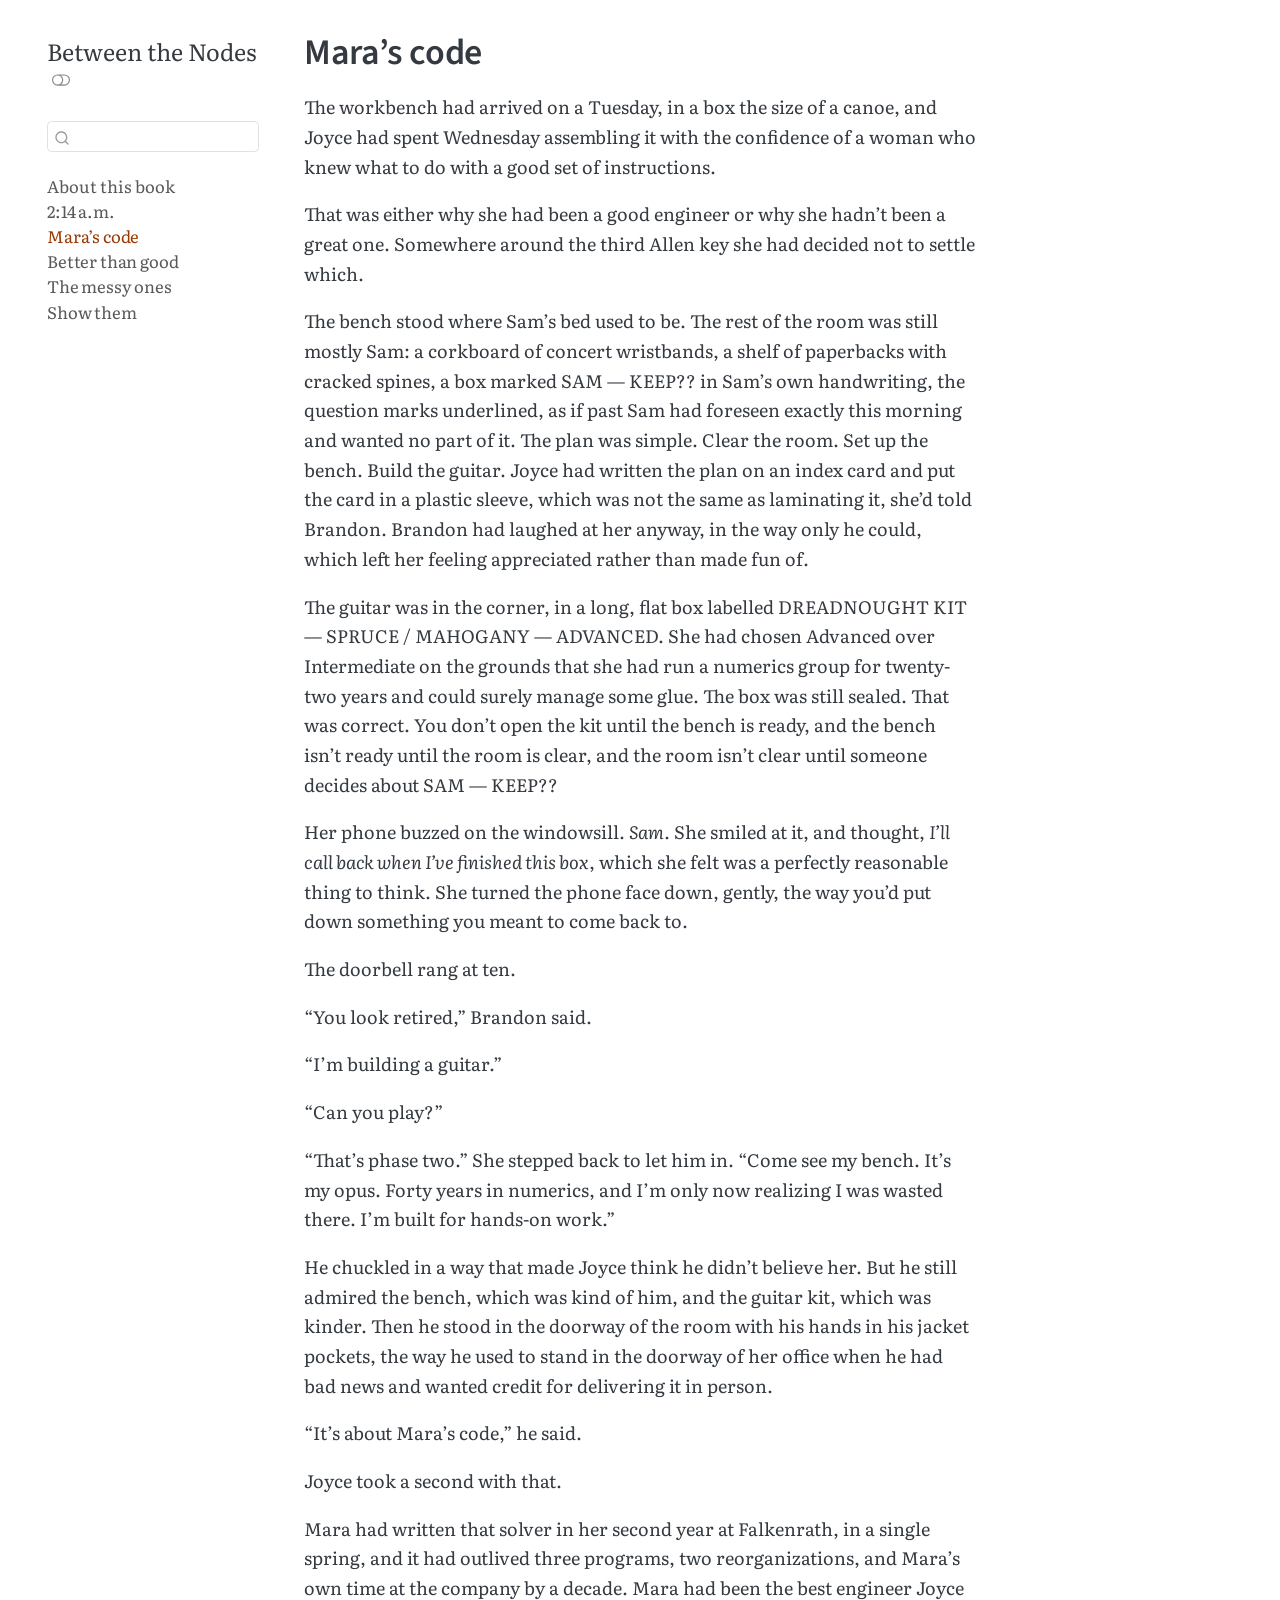
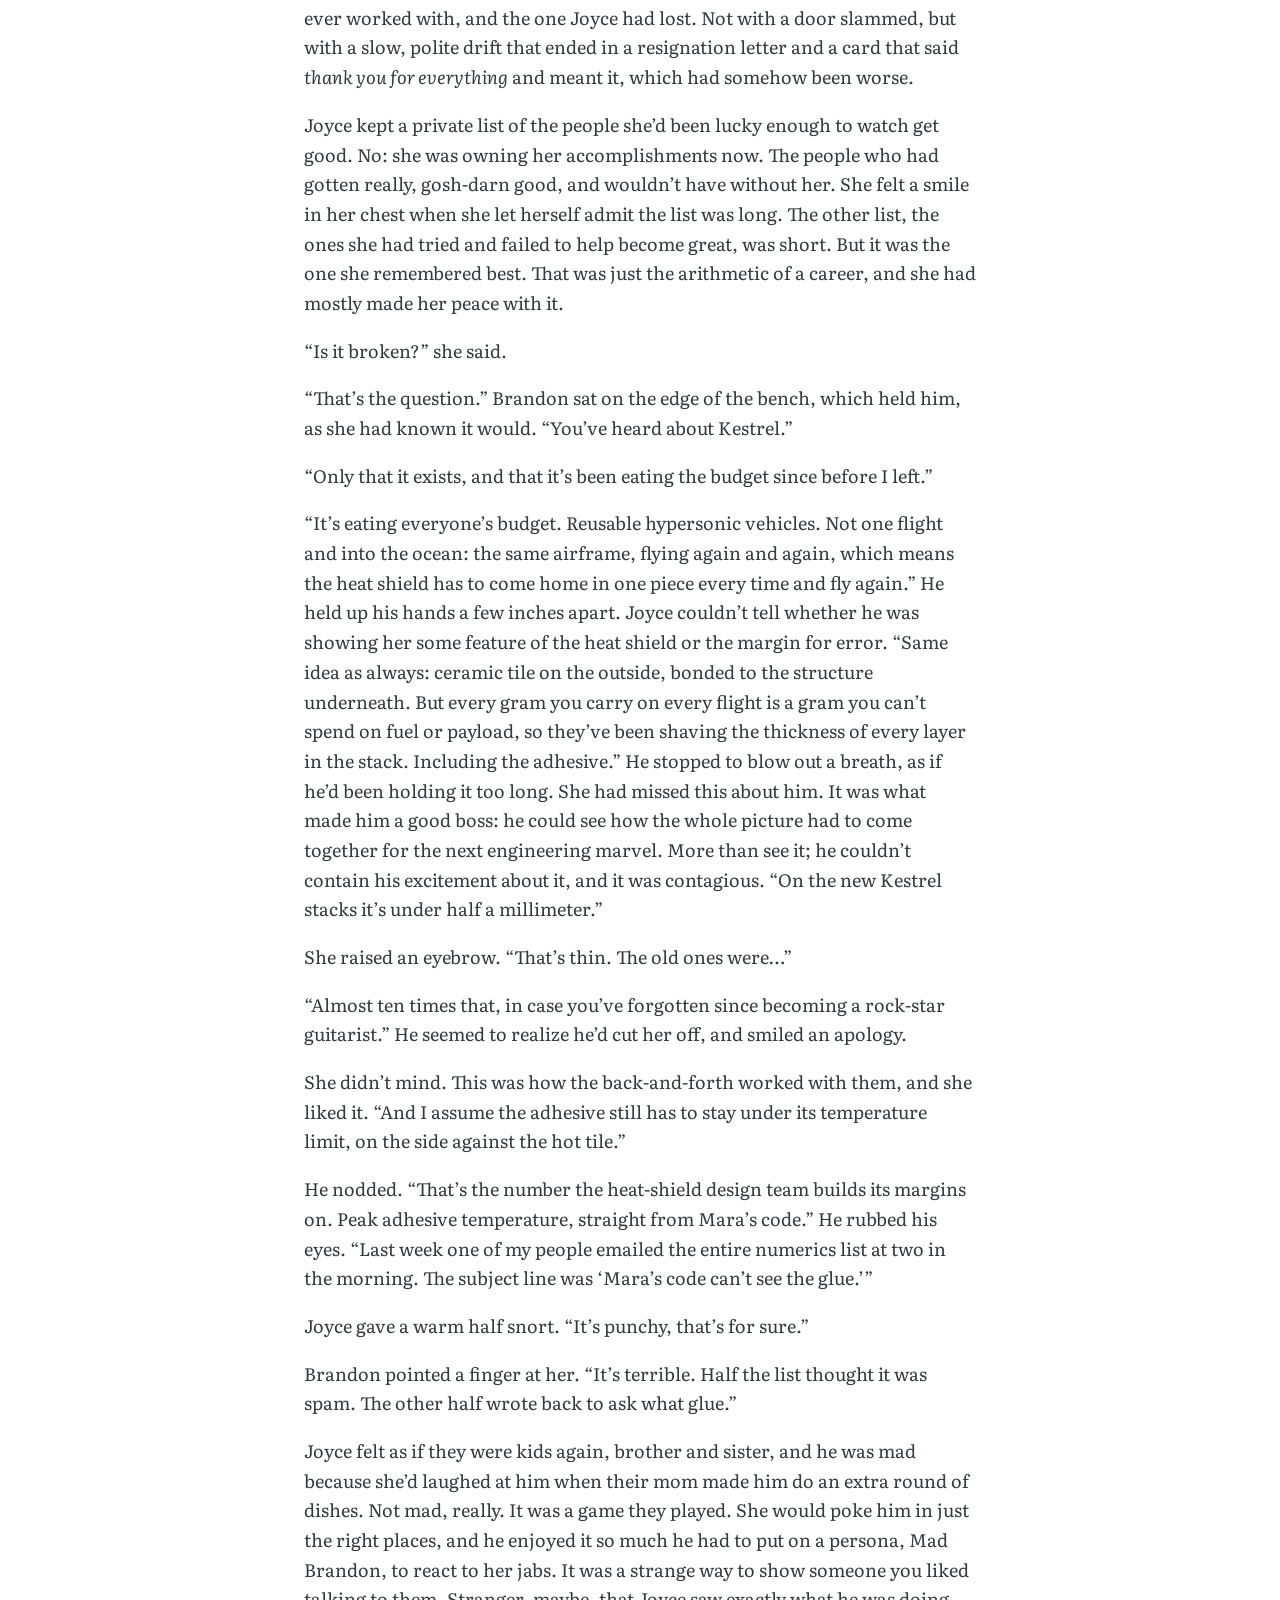
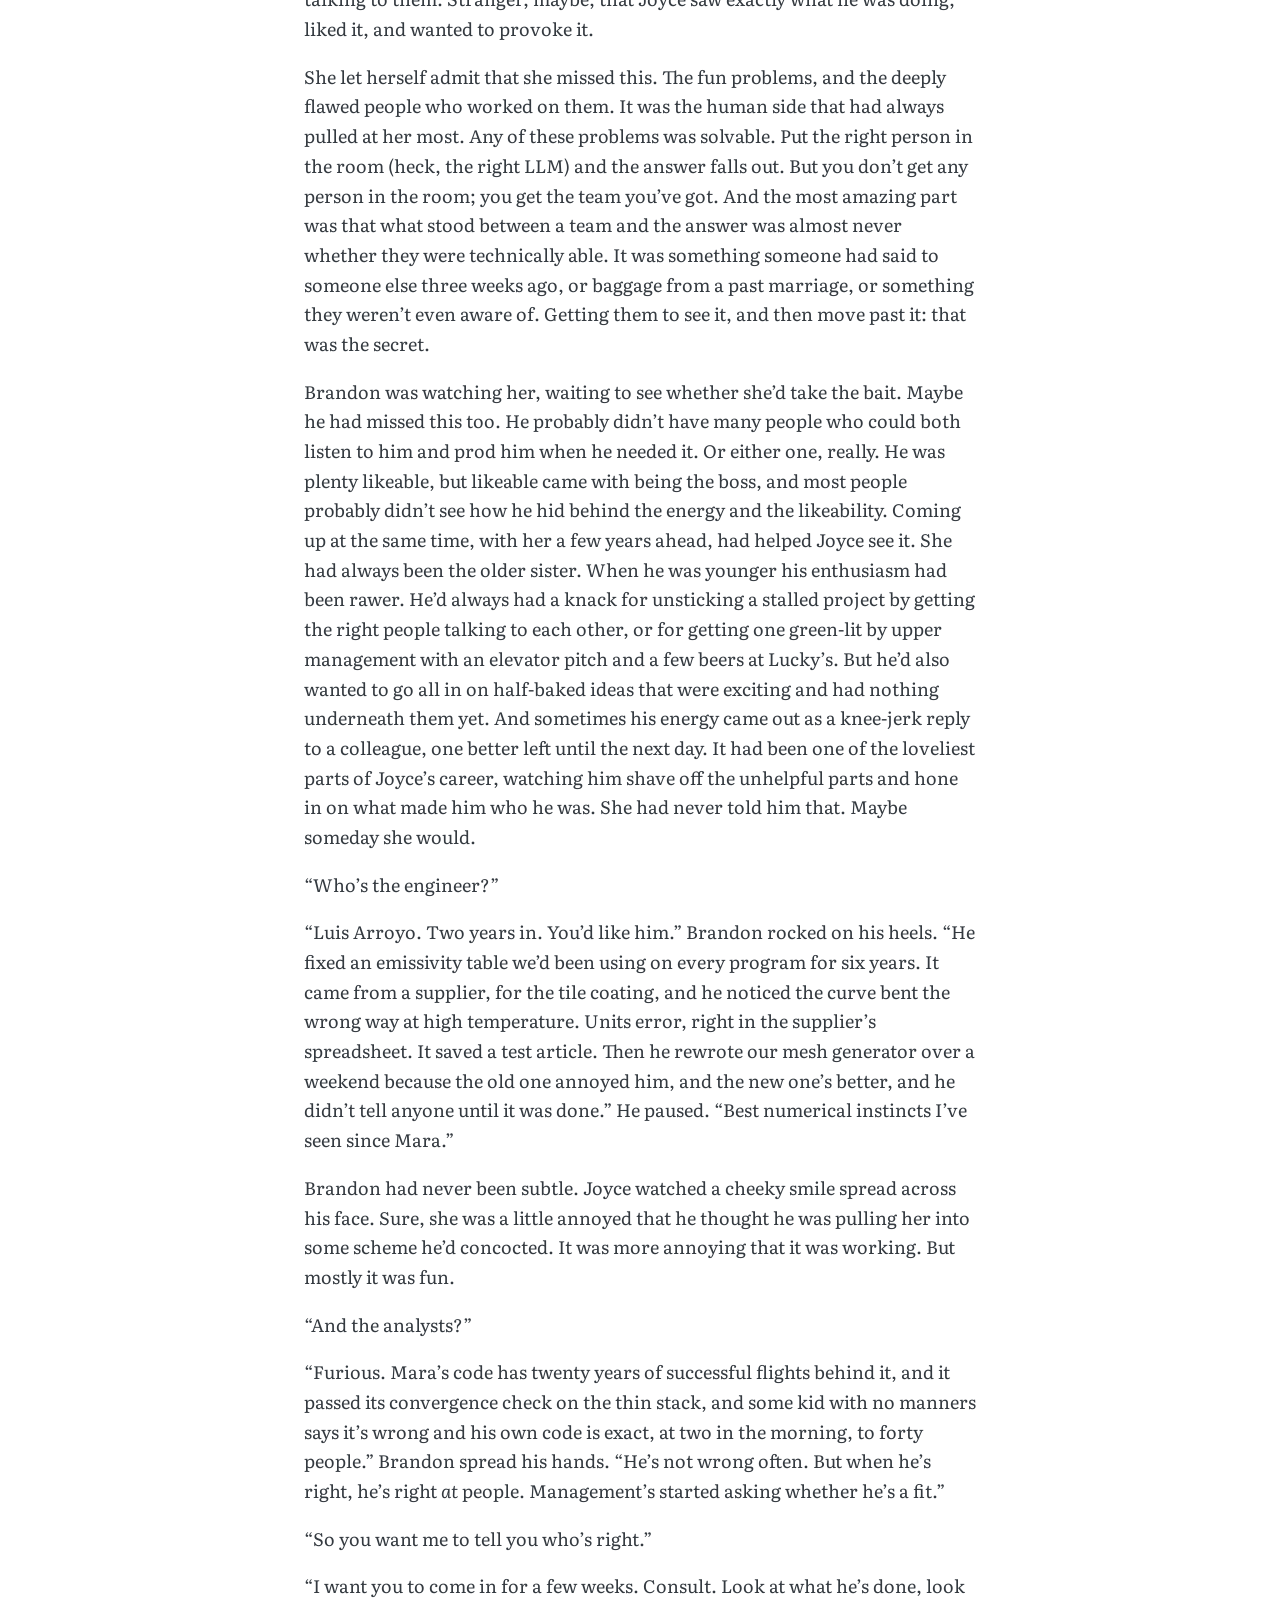
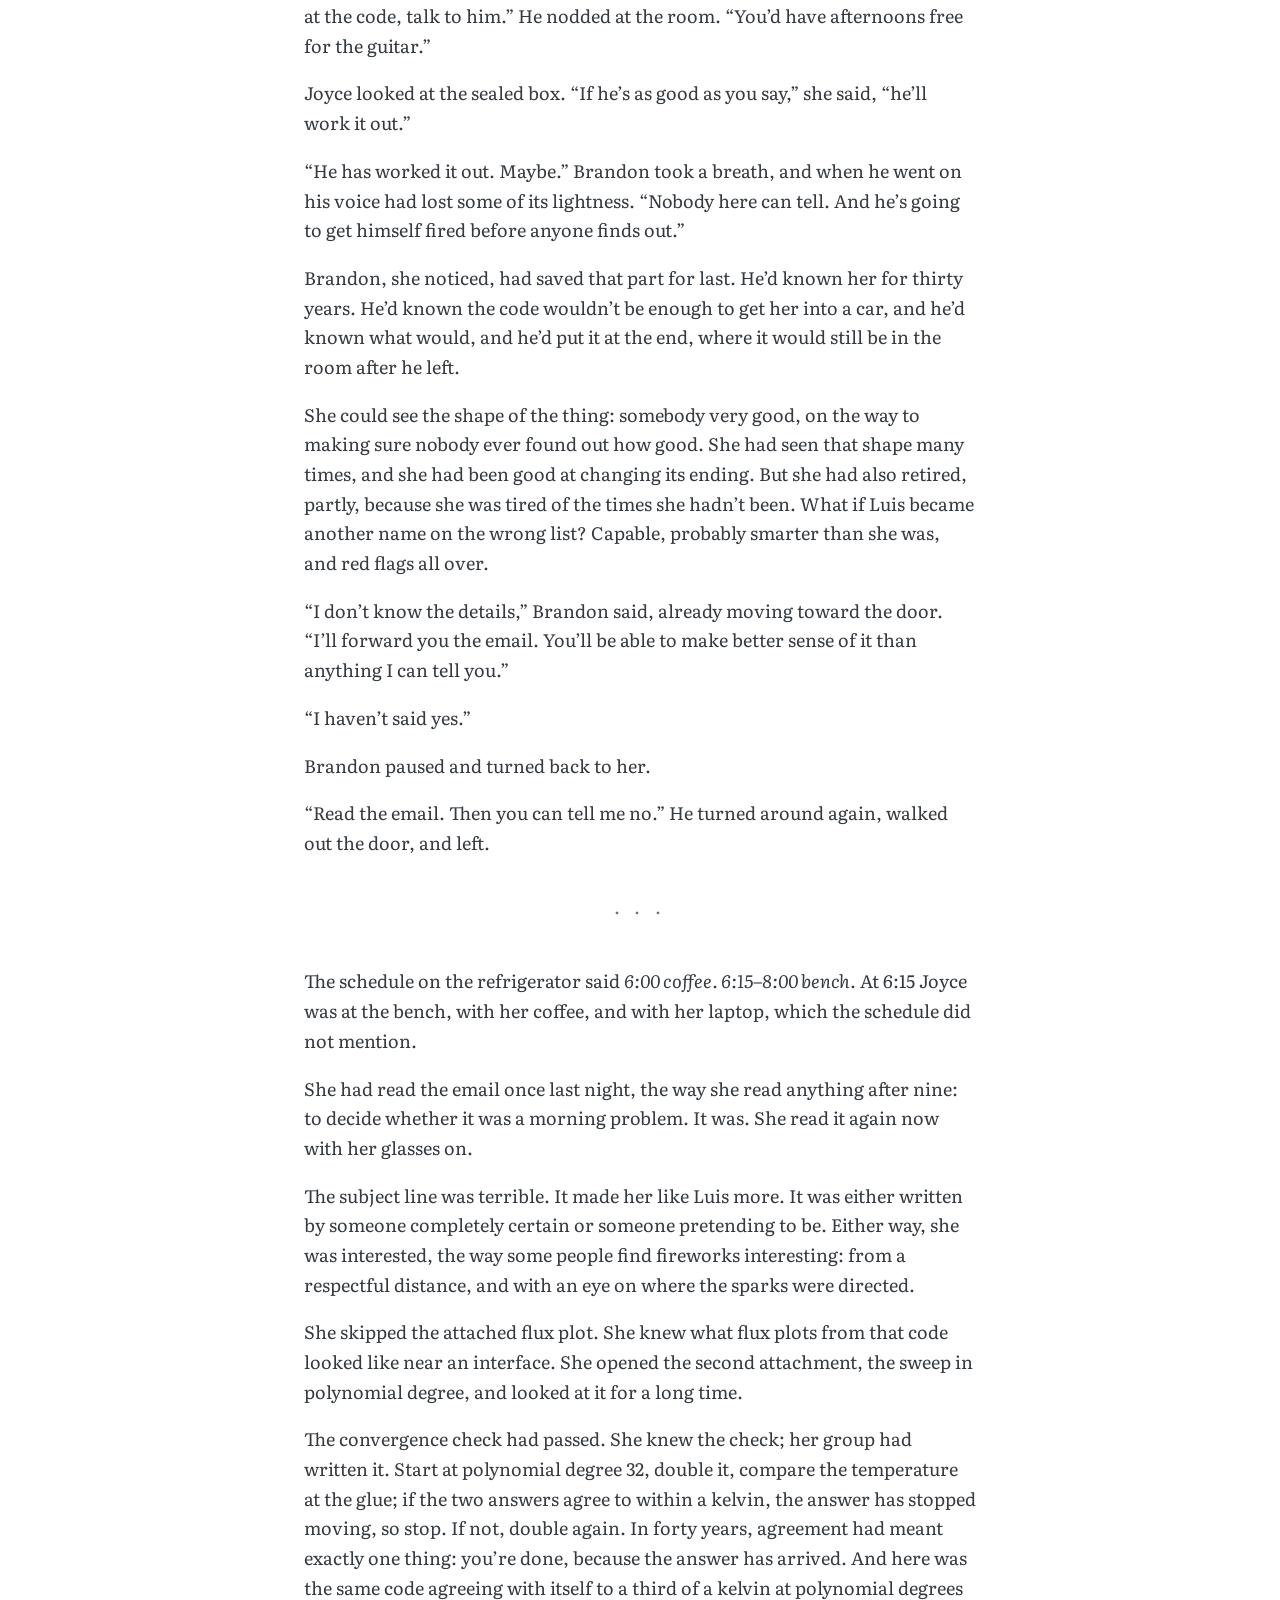
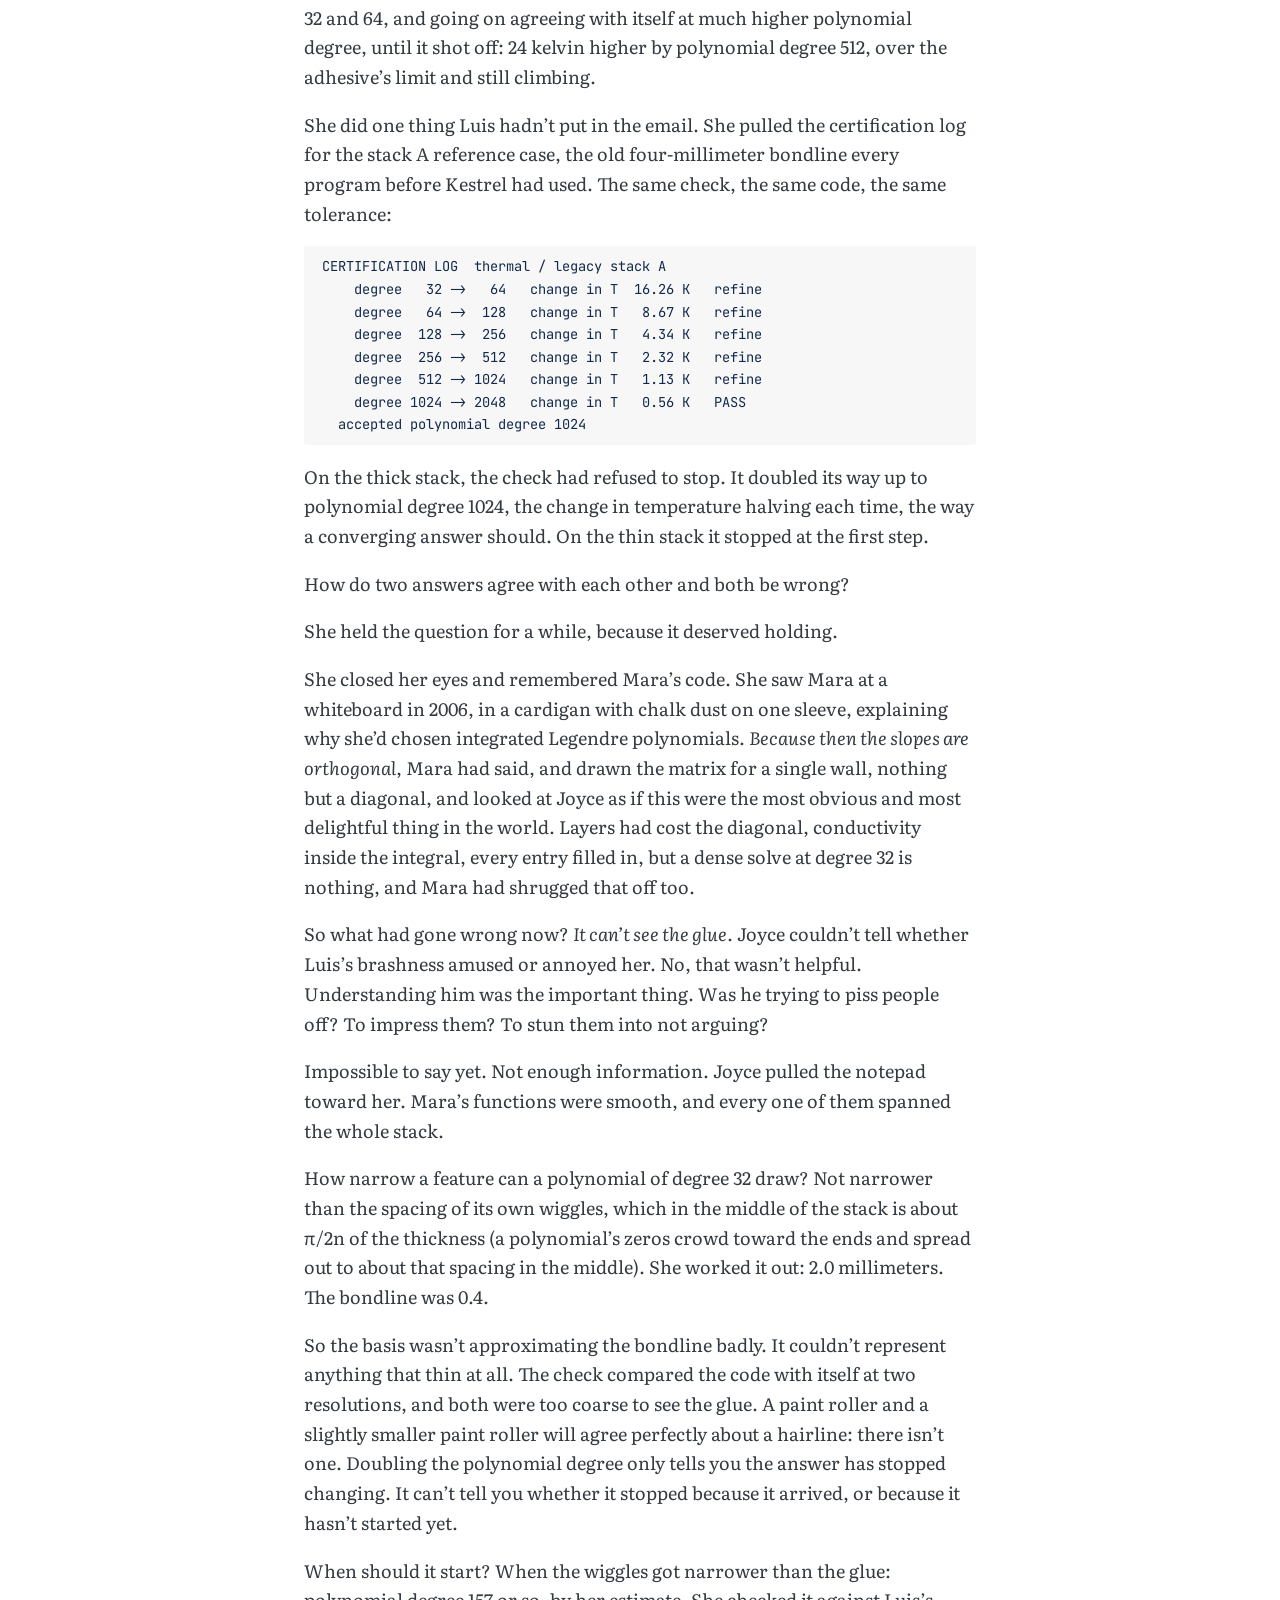
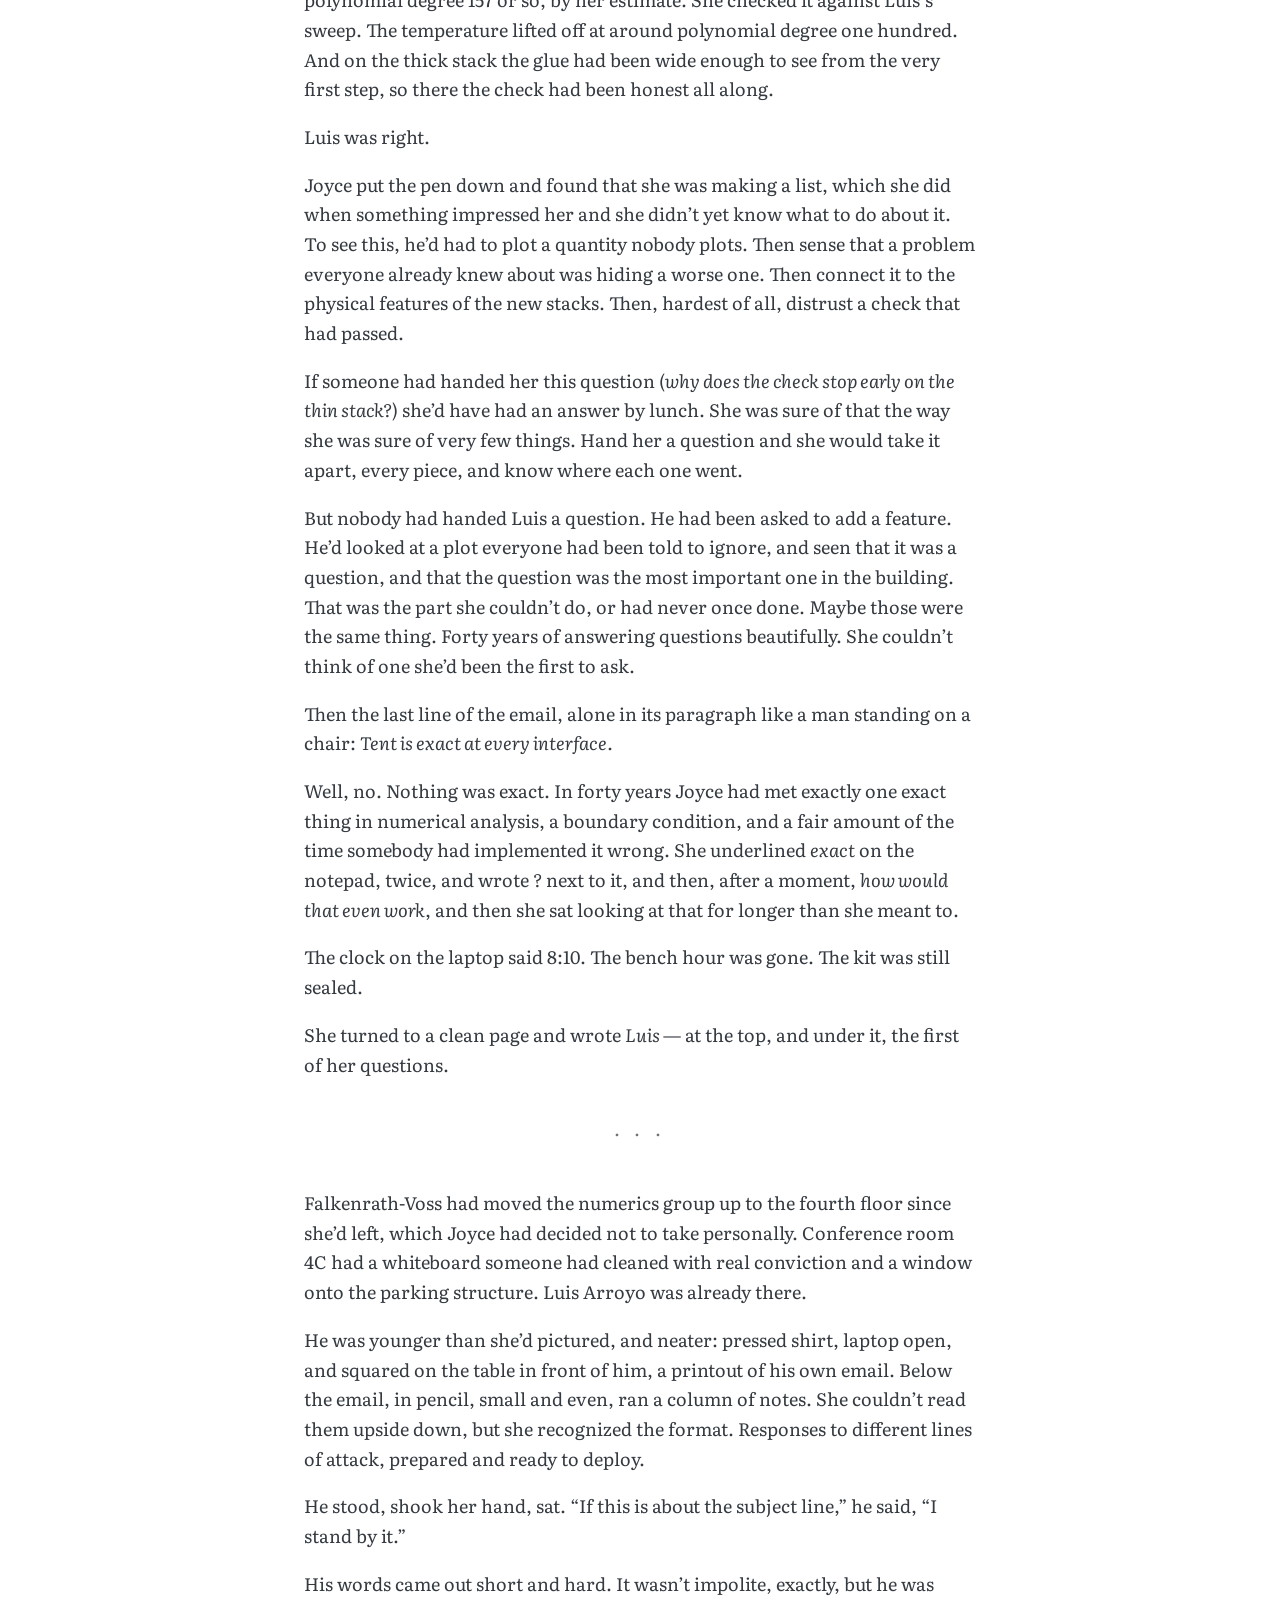
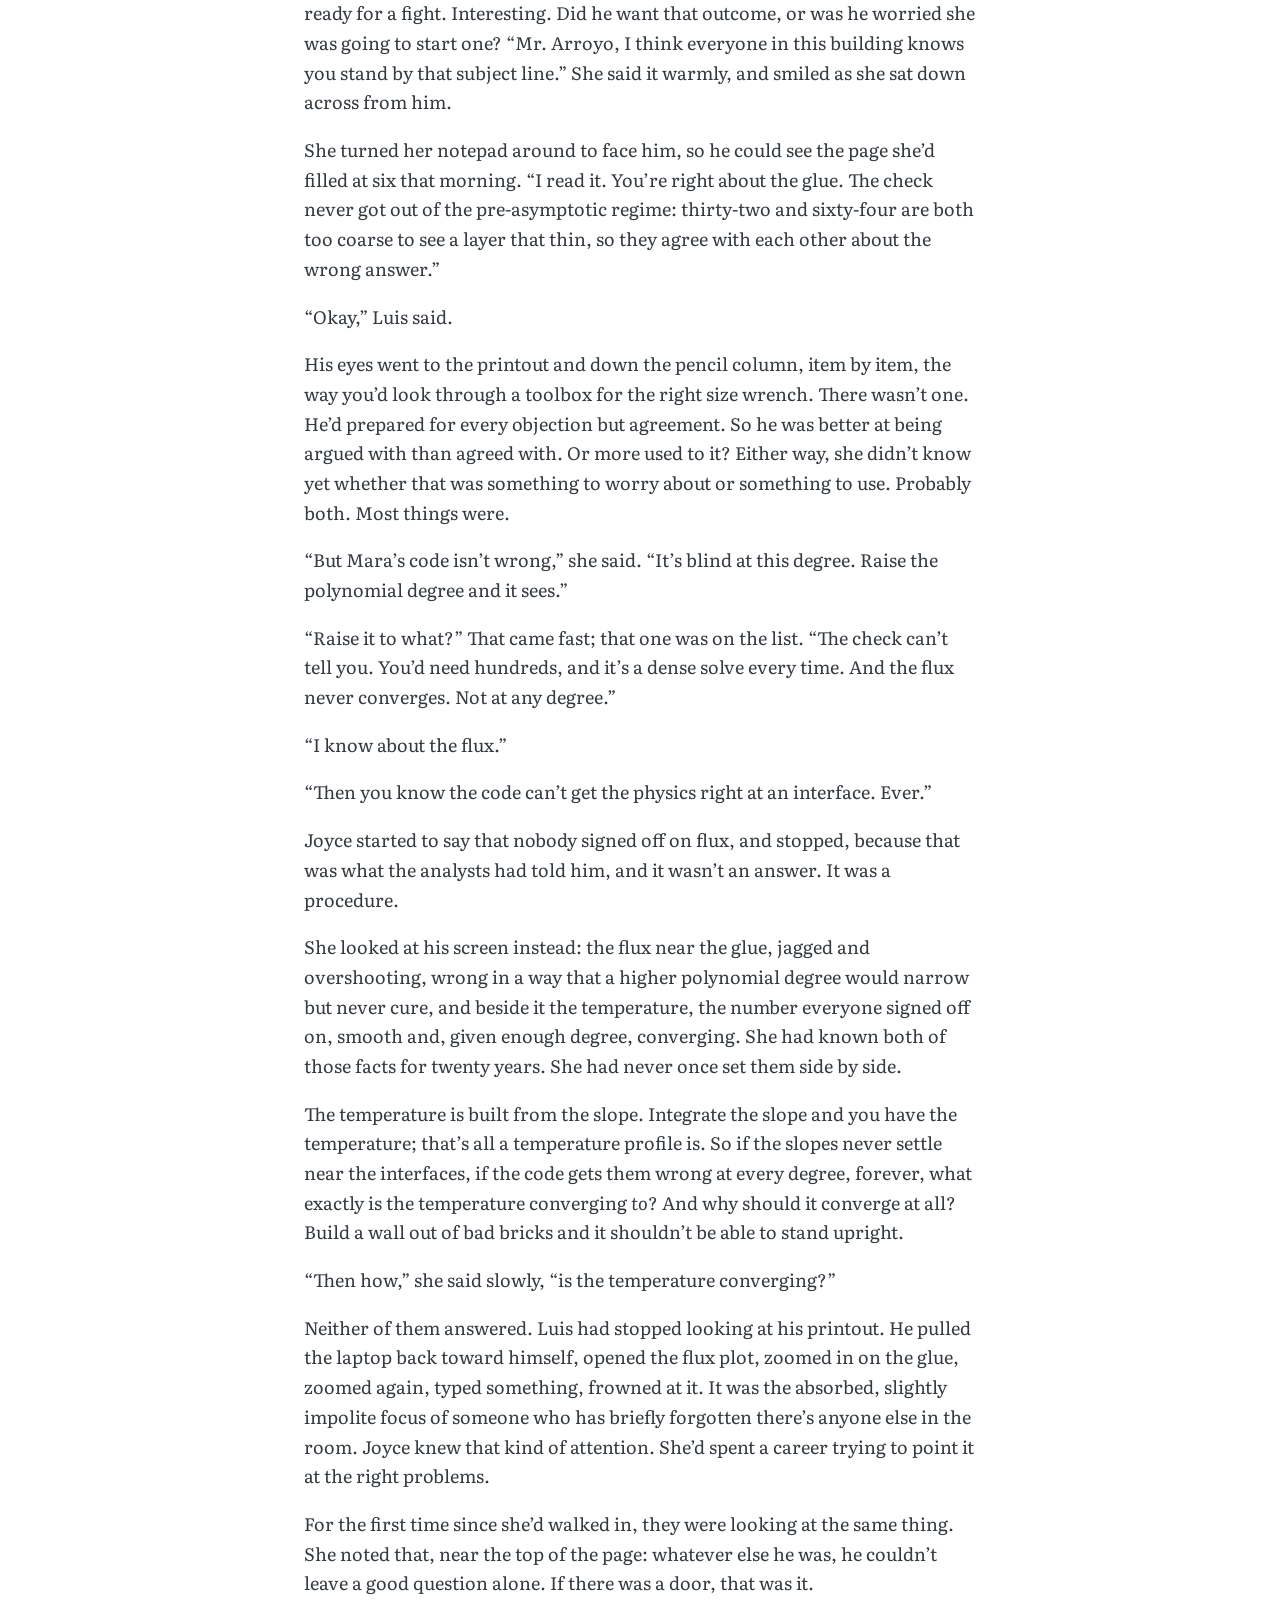
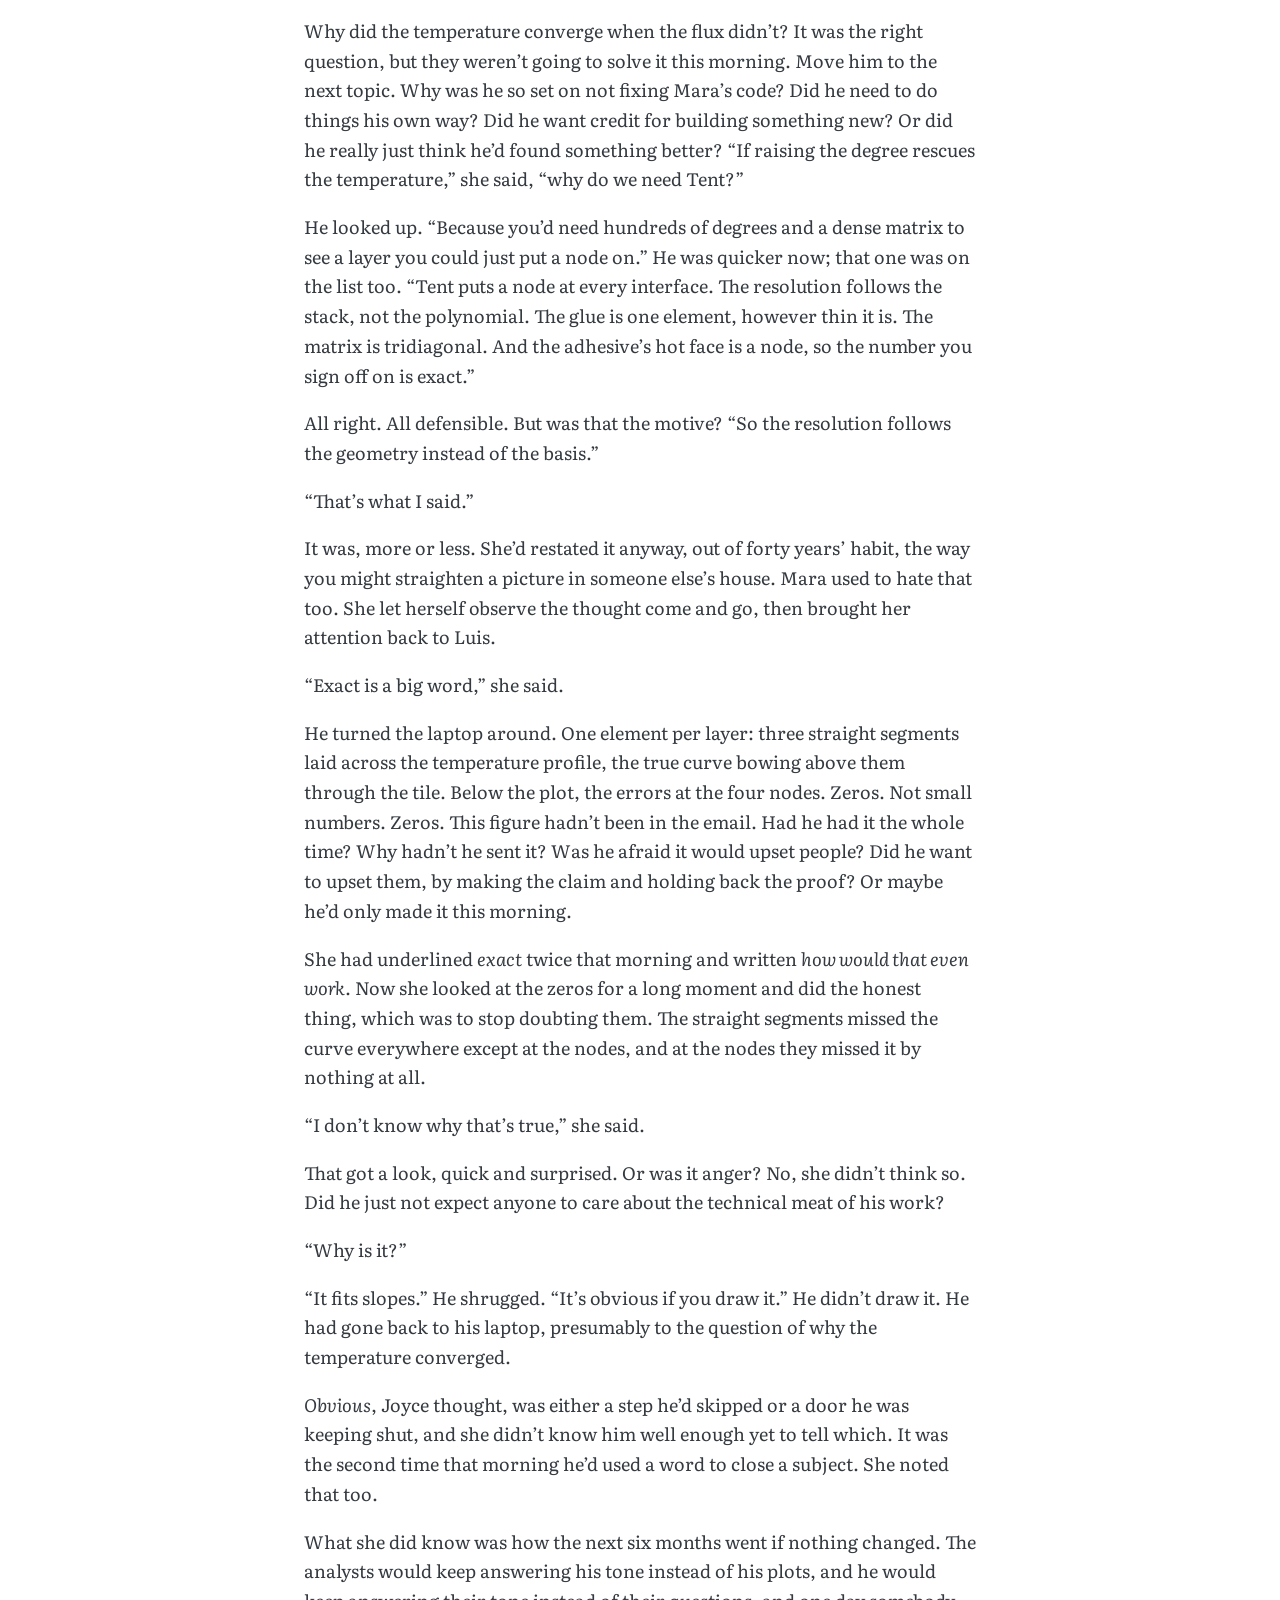
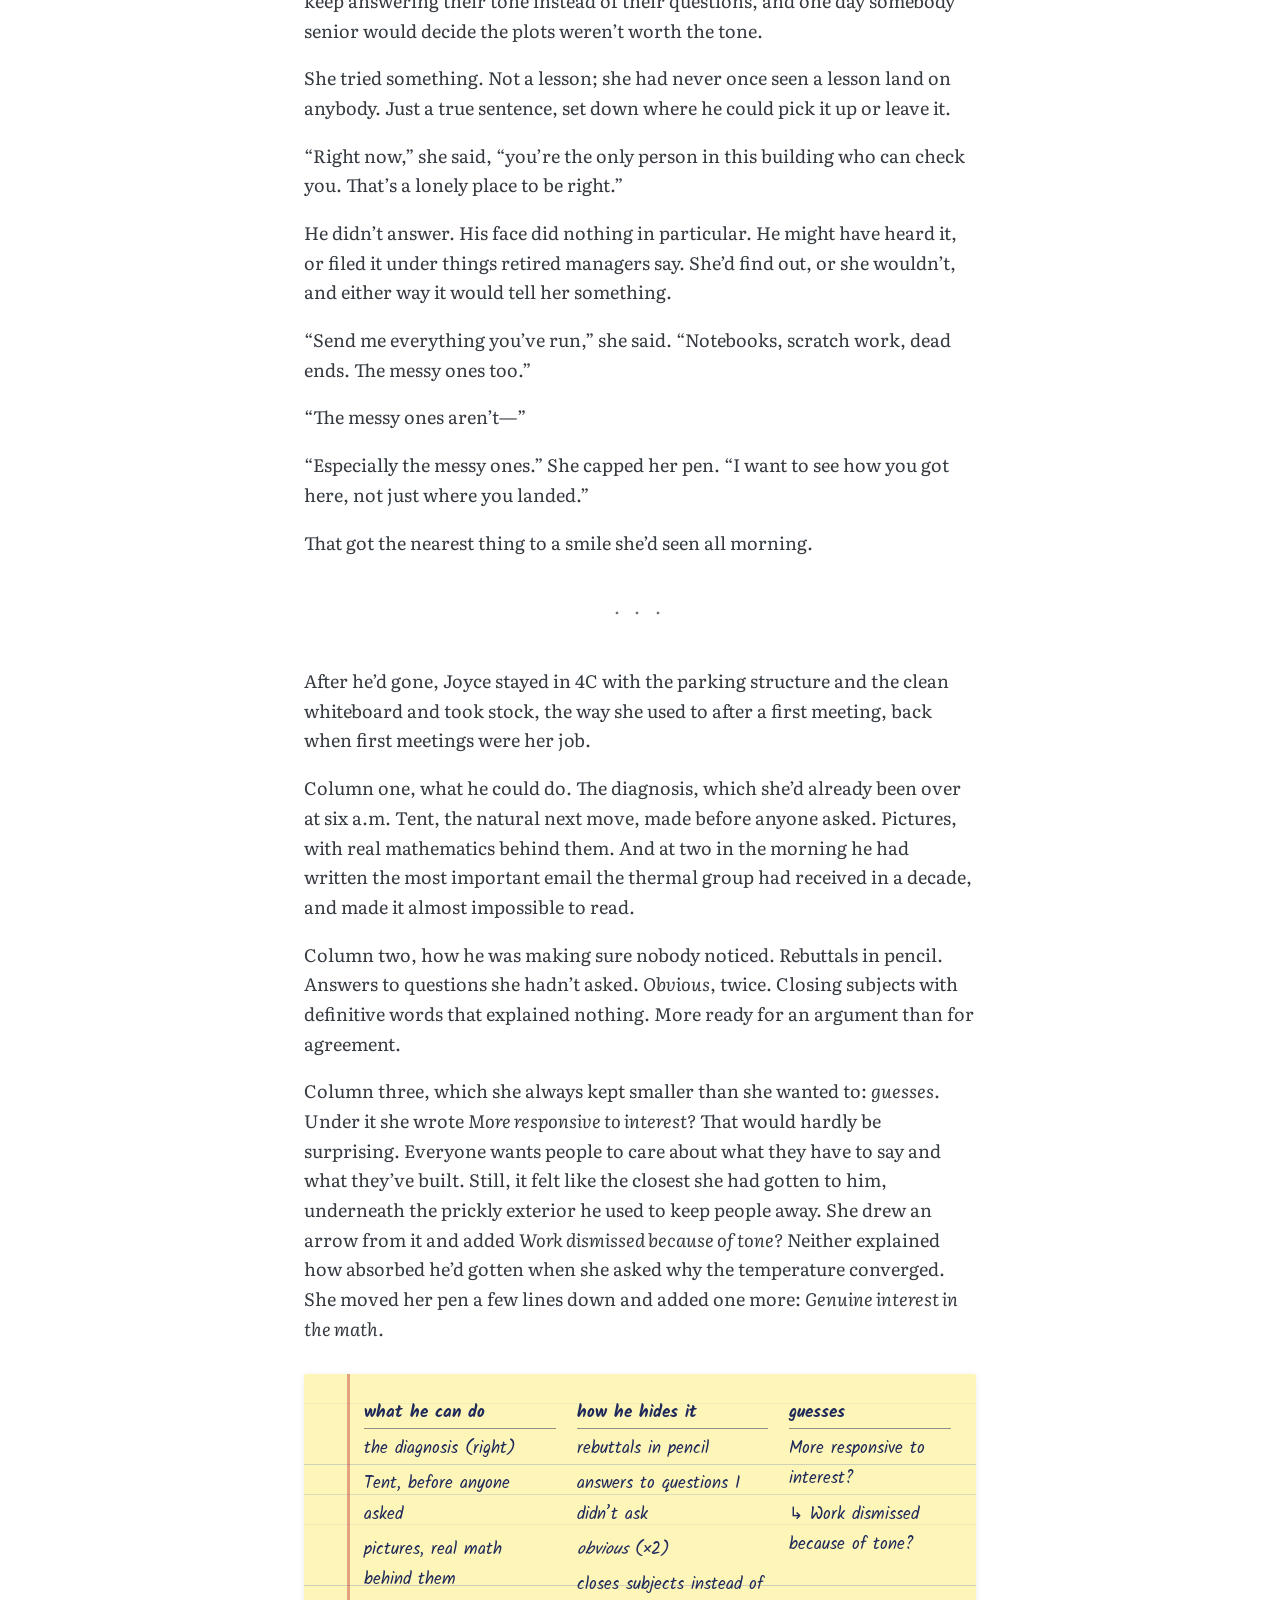
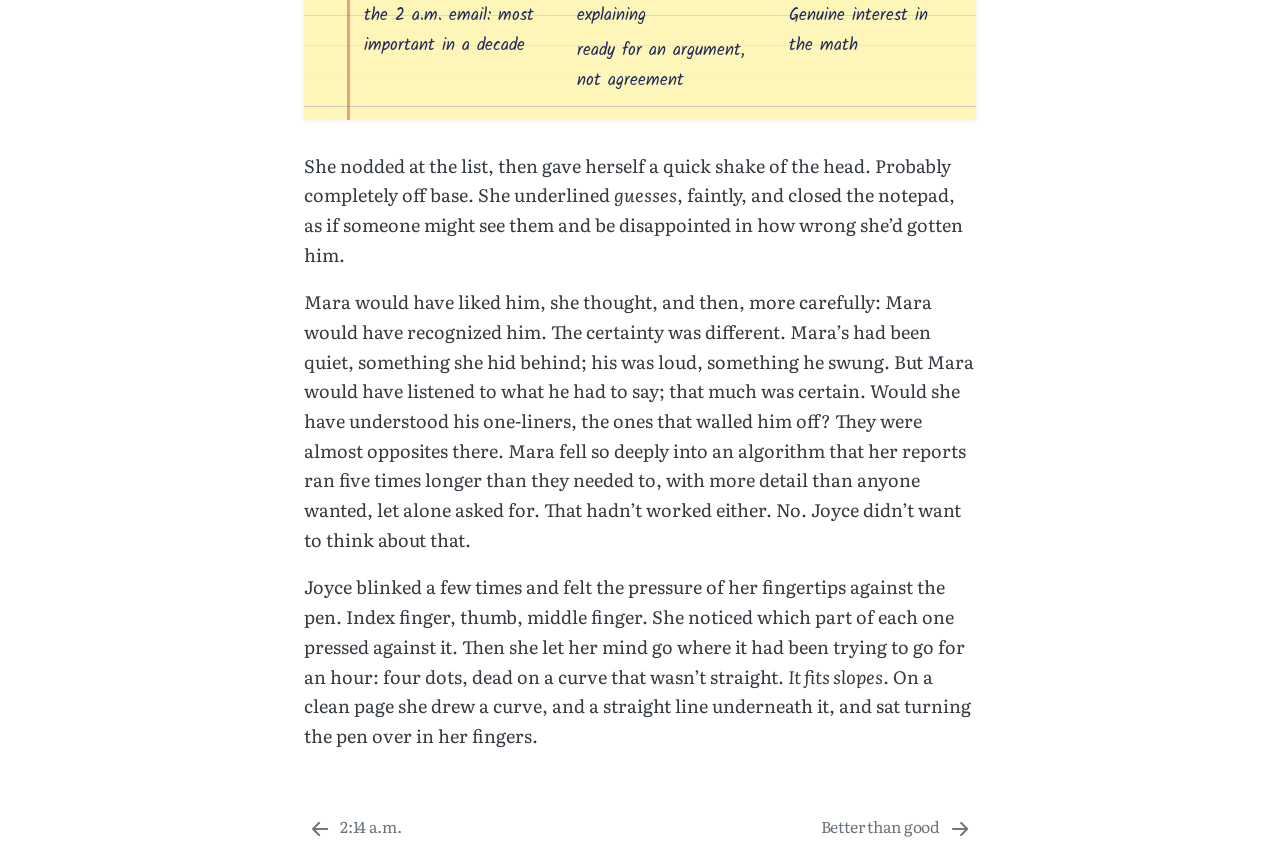
<file: chapters/01-maras-code.html>
<!DOCTYPE html>
<html xmlns="http://www.w3.org/1999/xhtml" lang="en" xml:lang="en"><head>

<meta charset="utf-8">
<meta name="generator" content="quarto-1.9.37">

<meta name="viewport" content="width=device-width, initial-scale=1.0, user-scalable=yes">


<title>Mara’s code – Between the Nodes</title>
<style>
/* Default styles provided by pandoc.
** See https://pandoc.org/MANUAL.html#variables-for-html for config info.
*/
code{white-space: pre-wrap;}
span.smallcaps{font-variant: small-caps;}
div.columns{display: flex; gap: min(4vw, 1.5em);}
div.column{flex: auto; overflow-x: auto;}
div.hanging-indent{margin-left: 1.5em; text-indent: -1.5em;}
ul.task-list{list-style: none;}
ul.task-list li input[type="checkbox"] {
  width: 0.8em;
  margin: 0 0.8em 0.2em -1em; /* quarto-specific, see https://github.com/quarto-dev/quarto-cli/issues/4556 */ 
  vertical-align: middle;
}
</style>


<script src="../site_libs/quarto-nav/quarto-nav.js"></script>
<script src="../site_libs/quarto-nav/headroom.min.js"></script>
<script src="../site_libs/clipboard/clipboard.min.js"></script>
<script src="../site_libs/quarto-search/autocomplete.umd.js"></script>
<script src="../site_libs/quarto-search/fuse.min.js"></script>
<script src="../site_libs/quarto-search/quarto-search.js"></script>
<meta name="quarto:offset" content="../">
<link href="../chapters/02-better-than-good.html" rel="next">
<link href="../chapters/00-cold-open.html" rel="prev">
<script src="../site_libs/quarto-html/quarto.js" type="module"></script>
<script src="../site_libs/quarto-html/tabsets/tabsets.js" type="module"></script>
<script src="../site_libs/quarto-html/popper.min.js"></script>
<script src="../site_libs/quarto-html/tippy.umd.min.js"></script>
<script src="../site_libs/quarto-html/anchor.min.js"></script>
<link href="../site_libs/quarto-html/tippy.css" rel="stylesheet">
<link href="../site_libs/quarto-html/quarto-syntax-highlighting-25855274aaae0edcb6a88ca50476d85d.css" rel="stylesheet" class="quarto-color-scheme" id="quarto-text-highlighting-styles">
<link href="../site_libs/quarto-html/quarto-syntax-highlighting-dark-52d5803e6c8ddc1c5663ec64fb66b748.css" rel="stylesheet" class="quarto-color-scheme quarto-color-alternate" id="quarto-text-highlighting-styles">
<link href="../site_libs/quarto-html/quarto-syntax-highlighting-25855274aaae0edcb6a88ca50476d85d.css" rel="stylesheet" class="quarto-color-scheme-extra" id="quarto-text-highlighting-styles">
<script src="../site_libs/bootstrap/bootstrap.min.js"></script>
<link href="../site_libs/bootstrap/bootstrap-icons.css" rel="stylesheet">
<link href="../site_libs/bootstrap/bootstrap-fba32274148bb83c47e8d216b746dbdb.min.css" rel="stylesheet" append-hash="true" class="quarto-color-scheme" id="quarto-bootstrap" data-mode="light">
<link href="../site_libs/bootstrap/bootstrap-dark-1ad248c0c725b239c2152f44bab456a3.min.css" rel="stylesheet" append-hash="true" class="quarto-color-scheme quarto-color-alternate" id="quarto-bootstrap" data-mode="dark">
<link href="../site_libs/bootstrap/bootstrap-fba32274148bb83c47e8d216b746dbdb.min.css" rel="stylesheet" append-hash="true" class="quarto-color-scheme-extra" id="quarto-bootstrap" data-mode="light">
<script id="quarto-search-options" type="application/json">{
  "location": "sidebar",
  "copy-button": false,
  "collapse-after": 3,
  "panel-placement": "start",
  "type": "textbox",
  "limit": 50,
  "keyboard-shortcut": [
    "f",
    "/",
    "s"
  ],
  "show-item-context": false,
  "language": {
    "search-no-results-text": "No results",
    "search-matching-documents-text": "matching documents",
    "search-copy-link-title": "Copy link to search",
    "search-hide-matches-text": "Hide additional matches",
    "search-more-match-text": "more match in this document",
    "search-more-matches-text": "more matches in this document",
    "search-clear-button-title": "Clear",
    "search-text-placeholder": "",
    "search-detached-cancel-button-title": "Cancel",
    "search-submit-button-title": "Submit",
    "search-label": "Search"
  }
}</script>
<style>html{ scroll-behavior: smooth; }</style>


</head>

<body class="nav-sidebar floating quarto-light"><script id="quarto-html-before-body" type="application/javascript">
    const toggleBodyColorMode = (bsSheetEl) => {
      const mode = bsSheetEl.getAttribute("data-mode");
      const bodyEl = window.document.querySelector("body");
      if (mode === "dark") {
        bodyEl.classList.add("quarto-dark");
        bodyEl.classList.remove("quarto-light");
      } else {
        bodyEl.classList.add("quarto-light");
        bodyEl.classList.remove("quarto-dark");
      }
    }
    const toggleBodyColorPrimary = () => {
      const bsSheetEl = window.document.querySelector("link#quarto-bootstrap:not([rel=disabled-stylesheet])");
      if (bsSheetEl) {
        toggleBodyColorMode(bsSheetEl);
      }
    }
    const setColorSchemeToggle = (alternate) => {
      const toggles = window.document.querySelectorAll('.quarto-color-scheme-toggle');
      for (let i=0; i < toggles.length; i++) {
        const toggle = toggles[i];
        if (toggle) {
          if (alternate) {
            toggle.classList.add("alternate");
          } else {
            toggle.classList.remove("alternate");
          }
        }
      }
    };
    const toggleColorMode = (alternate) => {
      // Switch the stylesheets
      const primaryStylesheets = window.document.querySelectorAll('link.quarto-color-scheme:not(.quarto-color-alternate)');
      const alternateStylesheets = window.document.querySelectorAll('link.quarto-color-scheme.quarto-color-alternate');
      manageTransitions('#quarto-margin-sidebar .nav-link', false);
      if (alternate) {
        // note: dark is layered on light, we don't disable primary!
        enableStylesheet(alternateStylesheets);
        for (const sheetNode of alternateStylesheets) {
          if (sheetNode.id === "quarto-bootstrap") {
            toggleBodyColorMode(sheetNode);
          }
        }
      } else {
        disableStylesheet(alternateStylesheets);
        enableStylesheet(primaryStylesheets)
        toggleBodyColorPrimary();
      }
      manageTransitions('#quarto-margin-sidebar .nav-link', true);
      // Switch the toggles
      setColorSchemeToggle(alternate)
      // Hack to workaround the fact that safari doesn't
      // properly recolor the scrollbar when toggling (#1455)
      if (navigator.userAgent.indexOf('Safari') > 0 && navigator.userAgent.indexOf('Chrome') == -1) {
        manageTransitions("body", false);
        window.scrollTo(0, 1);
        setTimeout(() => {
          window.scrollTo(0, 0);
          manageTransitions("body", true);
        }, 40);
      }
    }
    const disableStylesheet = (stylesheets) => {
      for (let i=0; i < stylesheets.length; i++) {
        const stylesheet = stylesheets[i];
        stylesheet.rel = 'disabled-stylesheet';
      }
    }
    const enableStylesheet = (stylesheets) => {
      for (let i=0; i < stylesheets.length; i++) {
        const stylesheet = stylesheets[i];
        if(stylesheet.rel !== 'stylesheet') { // for Chrome, which will still FOUC without this check
          stylesheet.rel = 'stylesheet';
        }
      }
    }
    const manageTransitions = (selector, allowTransitions) => {
      const els = window.document.querySelectorAll(selector);
      for (let i=0; i < els.length; i++) {
        const el = els[i];
        if (allowTransitions) {
          el.classList.remove('notransition');
        } else {
          el.classList.add('notransition');
        }
      }
    }
    const isFileUrl = () => {
      return window.location.protocol === 'file:';
    }
    const hasAlternateSentinel = () => {
      let styleSentinel = getColorSchemeSentinel();
      if (styleSentinel !== null) {
        return styleSentinel === "alternate";
      } else {
        return false;
      }
    }
    const setStyleSentinel = (alternate) => {
      const value = alternate ? "alternate" : "default";
      if (!isFileUrl()) {
        window.localStorage.setItem("quarto-color-scheme", value);
      } else {
        localAlternateSentinel = value;
      }
    }
    const getColorSchemeSentinel = () => {
      if (!isFileUrl()) {
        const storageValue = window.localStorage.getItem("quarto-color-scheme");
        return storageValue != null ? storageValue : localAlternateSentinel;
      } else {
        return localAlternateSentinel;
      }
    }
    const toggleGiscusIfUsed = (isAlternate, darkModeDefault) => {
      const baseTheme = document.querySelector('#giscus-base-theme')?.value ?? 'light';
      const alternateTheme = document.querySelector('#giscus-alt-theme')?.value ?? 'dark';
      let newTheme = '';
      if(authorPrefersDark) {
        newTheme = isAlternate ? baseTheme : alternateTheme;
      } else {
        newTheme = isAlternate ? alternateTheme : baseTheme;
      }
      const changeGiscusTheme = () => {
        // From: https://github.com/giscus/giscus/issues/336
        const sendMessage = (message) => {
          const iframe = document.querySelector('iframe.giscus-frame');
          if (!iframe) return;
          iframe.contentWindow.postMessage({ giscus: message }, 'https://giscus.app');
        }
        sendMessage({
          setConfig: {
            theme: newTheme
          }
        });
      }
      const isGiscussLoaded = window.document.querySelector('iframe.giscus-frame') !== null;
      if (isGiscussLoaded) {
        changeGiscusTheme();
      }
    };
    const authorPrefersDark = false;
    const darkModeDefault = authorPrefersDark;
      document.querySelector('link#quarto-text-highlighting-styles.quarto-color-scheme-extra').rel = 'disabled-stylesheet';
      document.querySelector('link#quarto-bootstrap.quarto-color-scheme-extra').rel = 'disabled-stylesheet';
    let localAlternateSentinel = darkModeDefault ? 'alternate' : 'default';
    // Dark / light mode switch
    window.quartoToggleColorScheme = () => {
      // Read the current dark / light value
      let toAlternate = !hasAlternateSentinel();
      toggleColorMode(toAlternate);
      setStyleSentinel(toAlternate);
      toggleGiscusIfUsed(toAlternate, darkModeDefault);
      window.dispatchEvent(new Event('resize'));
    };
    // Switch to dark mode if need be
    if (hasAlternateSentinel()) {
      toggleColorMode(true);
    } else {
      toggleColorMode(false);
    }
  </script>

<div id="quarto-search-results"></div>
  <header id="quarto-header" class="headroom fixed-top">
  <nav class="quarto-secondary-nav">
    <div class="container-fluid d-flex">
      <button type="button" class="quarto-btn-toggle btn" data-bs-toggle="collapse" role="button" data-bs-target=".quarto-sidebar-collapse-item" aria-controls="quarto-sidebar" aria-expanded="false" aria-label="Toggle sidebar navigation" onclick="if (window.quartoToggleHeadroom) { window.quartoToggleHeadroom(); }">
        <i class="bi bi-layout-text-sidebar-reverse"></i>
      </button>
        <nav class="quarto-page-breadcrumbs" aria-label="breadcrumb"><ol class="breadcrumb"><li class="breadcrumb-item"><a href="../chapters/01-maras-code.html"><span class="chapter-title">Mara’s code</span></a></li></ol></nav>
        <a class="flex-grow-1" role="navigation" data-bs-toggle="collapse" data-bs-target=".quarto-sidebar-collapse-item" aria-controls="quarto-sidebar" aria-expanded="false" aria-label="Toggle sidebar navigation" onclick="if (window.quartoToggleHeadroom) { window.quartoToggleHeadroom(); }">      
        </a>
      <button type="button" class="btn quarto-search-button" aria-label="Search" onclick="window.quartoOpenSearch();">
        <i class="bi bi-search"></i>
      </button>
    </div>
  </nav>
</header>
<!-- content -->
<div id="quarto-content" class="quarto-container page-columns page-rows-contents page-layout-article">
<!-- sidebar -->
  <nav id="quarto-sidebar" class="sidebar collapse collapse-horizontal quarto-sidebar-collapse-item sidebar-navigation floating overflow-auto">
    <div class="pt-lg-2 mt-2 text-left sidebar-header">
    <div class="sidebar-title mb-0 py-0">
      <a href="../">Between the Nodes</a> 
        <div class="sidebar-tools-main">
  <a href="" class="quarto-color-scheme-toggle quarto-navigation-tool  px-1" onclick="window.quartoToggleColorScheme(); return false;" title="Toggle dark mode"><i class="bi"></i></a>
</div>
    </div>
      </div>
        <div class="mt-2 flex-shrink-0 align-items-center">
        <div class="sidebar-search">
        <div id="quarto-search" class="" title="Search"></div>
        </div>
        </div>
    <div class="sidebar-menu-container"> 
    <ul class="list-unstyled mt-1">
        <li class="sidebar-item">
  <div class="sidebar-item-container"> 
  <a href="../index.html" class="sidebar-item-text sidebar-link">
 <span class="menu-text">About this book</span></a>
  </div>
</li>
        <li class="sidebar-item">
  <div class="sidebar-item-container"> 
  <a href="../chapters/00-cold-open.html" class="sidebar-item-text sidebar-link"><span class="chapter-title">2:14 a.m.</span></a>
  </div>
</li>
        <li class="sidebar-item">
  <div class="sidebar-item-container"> 
  <a href="../chapters/01-maras-code.html" class="sidebar-item-text sidebar-link active"><span class="chapter-title">Mara’s code</span></a>
  </div>
</li>
        <li class="sidebar-item">
  <div class="sidebar-item-container"> 
  <a href="../chapters/02-better-than-good.html" class="sidebar-item-text sidebar-link"><span class="chapter-title">Better than good</span></a>
  </div>
</li>
        <li class="sidebar-item">
  <div class="sidebar-item-container"> 
  <a href="../chapters/03-the-messy-ones.html" class="sidebar-item-text sidebar-link"><span class="chapter-title">The messy ones</span></a>
  </div>
</li>
        <li class="sidebar-item">
  <div class="sidebar-item-container"> 
  <a href="../chapters/04-show-them.html" class="sidebar-item-text sidebar-link"><span class="chapter-title">Show them</span></a>
  </div>
</li>
    </ul>
    </div>
</nav>
<div id="quarto-sidebar-glass" class="quarto-sidebar-collapse-item" data-bs-toggle="collapse" data-bs-target=".quarto-sidebar-collapse-item"></div>
<!-- margin-sidebar -->
    <div id="quarto-margin-sidebar" class="sidebar margin-sidebar zindex-bottom">
        
    </div>
<!-- main -->
<main class="content" id="quarto-document-content">


<header id="title-block-header" class="quarto-title-block default">
<div class="quarto-title">
<h1 class="title"><span class="chapter-title">Mara’s code</span></h1>
</div>



<div class="quarto-title-meta">

    
  
    
  </div>
  


</header>


<p>The workbench had arrived on a Tuesday, in a box the size of a canoe, and Joyce had spent Wednesday assembling it with the confidence of a woman who knew what to do with a good set of instructions.</p>
<p>That was either why she had been a good engineer or why she hadn’t been a great one. Somewhere around the third Allen key she had decided not to settle which.</p>
<p>The bench stood where Sam’s bed used to be. The rest of the room was still mostly Sam: a corkboard of concert wristbands, a shelf of paperbacks with cracked spines, a box marked SAM — KEEP?? in Sam’s own handwriting, the question marks underlined, as if past Sam had foreseen exactly this morning and wanted no part of it. The plan was simple. Clear the room. Set up the bench. Build the guitar. Joyce had written the plan on an index card and put the card in a plastic sleeve, which was not the same as laminating it, she’d told Brandon. Brandon had laughed at her anyway, in the way only he could, which left her feeling appreciated rather than made fun of.</p>
<p>The guitar was in the corner, in a long, flat box labelled DREADNOUGHT KIT — SPRUCE / MAHOGANY — ADVANCED. She had chosen Advanced over Intermediate on the grounds that she had run a numerics group for twenty-two years and could surely manage some glue. The box was still sealed. That was correct. You don’t open the kit until the bench is ready, and the bench isn’t ready until the room is clear, and the room isn’t clear until someone decides about SAM — KEEP??</p>
<p>Her phone buzzed on the windowsill. <em>Sam.</em> She smiled at it, and thought, <em>I’ll call back when I’ve finished this box</em>, which she felt was a perfectly reasonable thing to think. She turned the phone face down, gently, the way you’d put down something you meant to come back to.</p>
<p>The doorbell rang at ten.</p>
<p>“You look retired,” Brandon said.</p>
<p>“I’m building a guitar.”</p>
<p>“Can you play?”</p>
<p>“That’s phase two.” She stepped back to let him in. “Come see my bench. It’s my opus. Forty years in numerics, and I’m only now realizing I was wasted there. I’m built for hands-on work.”</p>
<p>He chuckled in a way that made Joyce think he didn’t believe her. But he still admired the bench, which was kind of him, and the guitar kit, which was kinder. Then he stood in the doorway of the room with his hands in his jacket pockets, the way he used to stand in the doorway of her office when he had bad news and wanted credit for delivering it in person.</p>
<p>“It’s about Mara’s code,” he said.</p>
<p>Joyce took a second with that.</p>
<p>Mara had written that solver in her second year at Falkenrath, in a single spring, and it had outlived three programs, two reorganizations, and Mara’s own time at the company by a decade. Mara had been the best engineer Joyce ever worked with, and the one Joyce had lost. Not with a door slammed, but with a slow, polite drift that ended in a resignation letter and a card that said <em>thank you for everything</em> and meant it, which had somehow been worse.</p>
<p>Joyce kept a private list of the people she’d been lucky enough to watch get good. No: she was owning her accomplishments now. The people who had gotten really, gosh-darn good, and wouldn’t have without her. She felt a smile in her chest when she let herself admit the list was long. The other list, the ones she had tried and failed to help become great, was short. But it was the one she remembered best. That was just the arithmetic of a career, and she had mostly made her peace with it.</p>
<p>“Is it broken?” she said.</p>
<p>“That’s the question.” Brandon sat on the edge of the bench, which held him, as she had known it would. “You’ve heard about Kestrel.”</p>
<p>“Only that it exists, and that it’s been eating the budget since before I left.”</p>
<p>“It’s eating everyone’s budget. Reusable hypersonic vehicles. Not one flight and into the ocean: the same airframe, flying again and again, which means the heat shield has to come home in one piece every time and fly again.” He held up his hands a few inches apart. Joyce couldn’t tell whether he was showing her some feature of the heat shield or the margin for error. “Same idea as always: ceramic tile on the outside, bonded to the structure underneath. But every gram you carry on every flight is a gram you can’t spend on fuel or payload, so they’ve been shaving the thickness of every layer in the stack. Including the adhesive.” He stopped to blow out a breath, as if he’d been holding it too long. She had missed this about him. It was what made him a good boss: he could see how the whole picture had to come together for the next engineering marvel. More than see it; he couldn’t contain his excitement about it, and it was contagious. “On the new Kestrel stacks it’s under half a millimeter.”</p>
<p>She raised an eyebrow. “That’s thin. The old ones were…”</p>
<p>“Almost ten times that, in case you’ve forgotten since becoming a rock-star guitarist.” He seemed to realize he’d cut her off, and smiled an apology.</p>
<p>She didn’t mind. This was how the back-and-forth worked with them, and she liked it. “And I assume the adhesive still has to stay under its temperature limit, on the side against the hot tile.”</p>
<p>He nodded. “That’s the number the heat-shield design team builds its margins on. Peak adhesive temperature, straight from Mara’s code.” He rubbed his eyes. “Last week one of my people emailed the entire numerics list at two in the morning. The subject line was ‘Mara’s code can’t see the glue.’”</p>
<p>Joyce gave a warm half snort. “It’s punchy, that’s for sure.”</p>
<p>Brandon pointed a finger at her. “It’s terrible. Half the list thought it was spam. The other half wrote back to ask what glue.”</p>
<p>Joyce felt as if they were kids again, brother and sister, and he was mad because she’d laughed at him when their mom made him do an extra round of dishes. Not mad, really. It was a game they played. She would poke him in just the right places, and he enjoyed it so much he had to put on a persona, Mad Brandon, to react to her jabs. It was a strange way to show someone you liked talking to them. Stranger, maybe, that Joyce saw exactly what he was doing, liked it, and wanted to provoke it.</p>
<p>She let herself admit that she missed this. The fun problems, and the deeply flawed people who worked on them. It was the human side that had always pulled at her most. Any of these problems was solvable. Put the right person in the room (heck, the right LLM) and the answer falls out. But you don’t get any person in the room; you get the team you’ve got. And the most amazing part was that what stood between a team and the answer was almost never whether they were technically able. It was something someone had said to someone else three weeks ago, or baggage from a past marriage, or something they weren’t even aware of. Getting them to see it, and then move past it: that was the secret.</p>
<p>Brandon was watching her, waiting to see whether she’d take the bait. Maybe he had missed this too. He probably didn’t have many people who could both listen to him and prod him when he needed it. Or either one, really. He was plenty likeable, but likeable came with being the boss, and most people probably didn’t see how he hid behind the energy and the likeability. Coming up at the same time, with her a few years ahead, had helped Joyce see it. She had always been the older sister. When he was younger his enthusiasm had been rawer. He’d always had a knack for unsticking a stalled project by getting the right people talking to each other, or for getting one green-lit by upper management with an elevator pitch and a few beers at Lucky’s. But he’d also wanted to go all in on half-baked ideas that were exciting and had nothing underneath them yet. And sometimes his energy came out as a knee-jerk reply to a colleague, one better left until the next day. It had been one of the loveliest parts of Joyce’s career, watching him shave off the unhelpful parts and hone in on what made him who he was. She had never told him that. Maybe someday she would.</p>
<p>“Who’s the engineer?”</p>
<p>“Luis Arroyo. Two years in. You’d like him.” Brandon rocked on his heels. “He fixed an emissivity table we’d been using on every program for six years. It came from a supplier, for the tile coating, and he noticed the curve bent the wrong way at high temperature. Units error, right in the supplier’s spreadsheet. It saved a test article. Then he rewrote our mesh generator over a weekend because the old one annoyed him, and the new one’s better, and he didn’t tell anyone until it was done.” He paused. “Best numerical instincts I’ve seen since Mara.”</p>
<p>Brandon had never been subtle. Joyce watched a cheeky smile spread across his face. Sure, she was a little annoyed that he thought he was pulling her into some scheme he’d concocted. It was more annoying that it was working. But mostly it was fun.</p>
<p>“And the analysts?”</p>
<p>“Furious. Mara’s code has twenty years of successful flights behind it, and it passed its convergence check on the thin stack, and some kid with no manners says it’s wrong and his own code is exact, at two in the morning, to forty people.” Brandon spread his hands. “He’s not wrong often. But when he’s right, he’s right <em>at</em> people. Management’s started asking whether he’s a fit.”</p>
<p>“So you want me to tell you who’s right.”</p>
<p>“I want you to come in for a few weeks. Consult. Look at what he’s done, look at the code, talk to him.” He nodded at the room. “You’d have afternoons free for the guitar.”</p>
<p>Joyce looked at the sealed box. “If he’s as good as you say,” she said, “he’ll work it out.”</p>
<p>“He has worked it out. Maybe.” Brandon took a breath, and when he went on his voice had lost some of its lightness. “Nobody here can tell. And he’s going to get himself fired before anyone finds out.”</p>
<p>Brandon, she noticed, had saved that part for last. He’d known her for thirty years. He’d known the code wouldn’t be enough to get her into a car, and he’d known what would, and he’d put it at the end, where it would still be in the room after he left.</p>
<p>She could see the shape of the thing: somebody very good, on the way to making sure nobody ever found out how good. She had seen that shape many times, and she had been good at changing its ending. But she had also retired, partly, because she was tired of the times she hadn’t been. What if Luis became another name on the wrong list? Capable, probably smarter than she was, and red flags all over.</p>
<p>“I don’t know the details,” Brandon said, already moving toward the door. “I’ll forward you the email. You’ll be able to make better sense of it than anything I can tell you.”</p>
<p>“I haven’t said yes.”</p>
<p>Brandon paused and turned back to her.</p>
<p>“Read the email. Then you can tell me no.” He turned around again, walked out the door, and left.</p>
<hr>
<p>The schedule on the refrigerator said <em>6:00 coffee. 6:15–8:00 bench.</em> At 6:15 Joyce was at the bench, with her coffee, and with her laptop, which the schedule did not mention.</p>
<p>She had read the email once last night, the way she read anything after nine: to decide whether it was a morning problem. It was. She read it again now with her glasses on.</p>
<p>The subject line was terrible. It made her like Luis more. It was either written by someone completely certain or someone pretending to be. Either way, she was interested, the way some people find fireworks interesting: from a respectful distance, and with an eye on where the sparks were directed.</p>
<p>She skipped the attached flux plot. She knew what flux plots from that code looked like near an interface. She opened the second attachment, the sweep in polynomial degree, and looked at it for a long time.</p>
<p>The convergence check had passed. She knew the check; her group had written it. Start at polynomial degree 32, double it, compare the temperature at the glue; if the two answers agree to within a kelvin, the answer has stopped moving, so stop. If not, double again. In forty years, agreement had meant exactly one thing: you’re done, because the answer has arrived. And here was the same code agreeing with itself to a third of a kelvin at polynomial degrees 32 and 64, and going on agreeing with itself at much higher polynomial degree, until it shot off: 24 kelvin higher by polynomial degree 512, over the adhesive’s limit and still climbing.</p>
<p>She did one thing Luis hadn’t put in the email. She pulled the certification log for the stack A reference case, the old four-millimeter bondline every program before Kestrel had used. The same check, the same code, the same tolerance:</p>
<div class="printout">
<div id="bb8c8fbf" class="cell" data-execution_count="2">
<div class="cell-output cell-output-stdout">
<pre><code>CERTIFICATION LOG  thermal / legacy stack A
    degree   32 -&gt;   64   change in T  16.26 K   refine
    degree   64 -&gt;  128   change in T   8.67 K   refine
    degree  128 -&gt;  256   change in T   4.34 K   refine
    degree  256 -&gt;  512   change in T   2.32 K   refine
    degree  512 -&gt; 1024   change in T   1.13 K   refine
    degree 1024 -&gt; 2048   change in T   0.56 K   PASS
  accepted polynomial degree 1024</code></pre>
</div>
</div>
</div>
<p>On the thick stack, the check had refused to stop. It doubled its way up to polynomial degree 1024, the change in temperature halving each time, the way a converging answer should. On the thin stack it stopped at the first step.</p>
<p>How do two answers agree with each other and both be wrong?</p>
<p>She held the question for a while, because it deserved holding.</p>
<p>She closed her eyes and remembered Mara’s code. She saw Mara at a whiteboard in 2006, in a cardigan with chalk dust on one sleeve, explaining why she’d chosen integrated Legendre polynomials. <em>Because then the slopes are orthogonal</em>, Mara had said, and drawn the matrix for a single wall, nothing but a diagonal, and looked at Joyce as if this were the most obvious and most delightful thing in the world. Layers had cost the diagonal, conductivity inside the integral, every entry filled in, but a dense solve at degree 32 is nothing, and Mara had shrugged that off too.</p>
<p>So what had gone wrong now? <em>It can’t see the glue.</em> Joyce couldn’t tell whether Luis’s brashness amused or annoyed her. No, that wasn’t helpful. Understanding him was the important thing. Was he trying to piss people off? To impress them? To stun them into not arguing?</p>
<p>Impossible to say yet. Not enough information. Joyce pulled the notepad toward her. Mara’s functions were smooth, and every one of them spanned the whole stack.</p>
<p>How narrow a feature can a polynomial of degree 32 draw? Not narrower than the spacing of its own wiggles, which in the middle of the stack is about π/2n of the thickness (a polynomial’s zeros crowd toward the ends and spread out to about that spacing in the middle). She worked it out: 2.0 millimeters. The bondline was 0.4.</p>
<p>So the basis wasn’t approximating the bondline badly. It couldn’t represent anything that thin at all. The check compared the code with itself at two resolutions, and both were too coarse to see the glue. A paint roller and a slightly smaller paint roller will agree perfectly about a hairline: there isn’t one. Doubling the polynomial degree only tells you the answer has stopped changing. It can’t tell you whether it stopped because it arrived, or because it hasn’t started yet.</p>
<p>When should it start? When the wiggles got narrower than the glue: polynomial degree 157 or so, by her estimate. She checked it against Luis’s sweep. The temperature lifted off at around polynomial degree one hundred. And on the thick stack the glue had been wide enough to see from the very first step, so there the check had been honest all along.</p>
<p>Luis was right.</p>
<p>Joyce put the pen down and found that she was making a list, which she did when something impressed her and she didn’t yet know what to do about it. To see this, he’d had to plot a quantity nobody plots. Then sense that a problem everyone already knew about was hiding a worse one. Then connect it to the physical features of the new stacks. Then, hardest of all, distrust a check that had passed.</p>
<p>If someone had handed her this question (<em>why does the check stop early on the thin stack?</em>) she’d have had an answer by lunch. She was sure of that the way she was sure of very few things. Hand her a question and she would take it apart, every piece, and know where each one went.</p>
<p>But nobody had handed Luis a question. He had been asked to add a feature. He’d looked at a plot everyone had been told to ignore, and seen that it was a question, and that the question was the most important one in the building. That was the part she couldn’t do, or had never once done. Maybe those were the same thing. Forty years of answering questions beautifully. She couldn’t think of one she’d been the first to ask.</p>
<p>Then the last line of the email, alone in its paragraph like a man standing on a chair: <em>Tent is exact at every interface.</em></p>
<p>Well, no. Nothing was exact. In forty years Joyce had met exactly one exact thing in numerical analysis, a boundary condition, and a fair amount of the time somebody had implemented it wrong. She underlined <em>exact</em> on the notepad, twice, and wrote <em>?</em> next to it, and then, after a moment, <em>how would that even work</em>, and then she sat looking at that for longer than she meant to.</p>
<p>The clock on the laptop said 8:10. The bench hour was gone. The kit was still sealed.</p>
<p>She turned to a clean page and wrote <em>Luis —</em> at the top, and under it, the first of her questions.</p>
<hr>
<p>Falkenrath-Voss had moved the numerics group up to the fourth floor since she’d left, which Joyce had decided not to take personally. Conference room 4C had a whiteboard someone had cleaned with real conviction and a window onto the parking structure. Luis Arroyo was already there.</p>
<p>He was younger than she’d pictured, and neater: pressed shirt, laptop open, and squared on the table in front of him, a printout of his own email. Below the email, in pencil, small and even, ran a column of notes. She couldn’t read them upside down, but she recognized the format. Responses to different lines of attack, prepared and ready to deploy.</p>
<p>He stood, shook her hand, sat. “If this is about the subject line,” he said, “I stand by it.”</p>
<p>His words came out short and hard. It wasn’t impolite, exactly, but he was ready for a fight. Interesting. Did he want that outcome, or was he worried she was going to start one? “Mr.&nbsp;Arroyo, I think everyone in this building knows you stand by that subject line.” She said it warmly, and smiled as she sat down across from him.</p>
<p>She turned her notepad around to face him, so he could see the page she’d filled at six that morning. “I read it. You’re right about the glue. The check never got out of the pre-asymptotic regime: thirty-two and sixty-four are both too coarse to see a layer that thin, so they agree with each other about the wrong answer.”</p>
<p>“Okay,” Luis said.</p>
<p>His eyes went to the printout and down the pencil column, item by item, the way you’d look through a toolbox for the right size wrench. There wasn’t one. He’d prepared for every objection but agreement. So he was better at being argued with than agreed with. Or more used to it? Either way, she didn’t know yet whether that was something to worry about or something to use. Probably both. Most things were.</p>
<p>“But Mara’s code isn’t wrong,” she said. “It’s blind at this degree. Raise the polynomial degree and it sees.”</p>
<p>“Raise it to what?” That came fast; that one was on the list. “The check can’t tell you. You’d need hundreds, and it’s a dense solve every time. And the flux never converges. Not at any degree.”</p>
<p>“I know about the flux.”</p>
<p>“Then you know the code can’t get the physics right at an interface. Ever.”</p>
<p>Joyce started to say that nobody signed off on flux, and stopped, because that was what the analysts had told him, and it wasn’t an answer. It was a procedure.</p>
<p>She looked at his screen instead: the flux near the glue, jagged and overshooting, wrong in a way that a higher polynomial degree would narrow but never cure, and beside it the temperature, the number everyone signed off on, smooth and, given enough degree, converging. She had known both of those facts for twenty years. She had never once set them side by side.</p>
<p>The temperature is built from the slope. Integrate the slope and you have the temperature; that’s all a temperature profile is. So if the slopes never settle near the interfaces, if the code gets them wrong at every degree, forever, what exactly is the temperature converging <em>to</em>? And why should it converge at all? Build a wall out of bad bricks and it shouldn’t be able to stand upright.</p>
<p>“Then how,” she said slowly, “is the temperature converging?”</p>
<p>Neither of them answered. Luis had stopped looking at his printout. He pulled the laptop back toward himself, opened the flux plot, zoomed in on the glue, zoomed again, typed something, frowned at it. It was the absorbed, slightly impolite focus of someone who has briefly forgotten there’s anyone else in the room. Joyce knew that kind of attention. She’d spent a career trying to point it at the right problems.</p>
<p>For the first time since she’d walked in, they were looking at the same thing. She noted that, near the top of the page: whatever else he was, he couldn’t leave a good question alone. If there was a door, that was it.</p>
<p>Why did the temperature converge when the flux didn’t? It was the right question, but they weren’t going to solve it this morning. Move him to the next topic. Why was he so set on not fixing Mara’s code? Did he need to do things his own way? Did he want credit for building something new? Or did he really just think he’d found something better? “If raising the degree rescues the temperature,” she said, “why do we need Tent?”</p>
<p>He looked up. “Because you’d need hundreds of degrees and a dense matrix to see a layer you could just put a node on.” He was quicker now; that one was on the list too. “Tent puts a node at every interface. The resolution follows the stack, not the polynomial. The glue is one element, however thin it is. The matrix is tridiagonal. And the adhesive’s hot face is a node, so the number you sign off on is exact.”</p>
<p>All right. All defensible. But was that the motive? “So the resolution follows the geometry instead of the basis.”</p>
<p>“That’s what I said.”</p>
<p>It was, more or less. She’d restated it anyway, out of forty years’ habit, the way you might straighten a picture in someone else’s house. Mara used to hate that too. She let herself observe the thought come and go, then brought her attention back to Luis.</p>
<p>“Exact is a big word,” she said.</p>
<p>He turned the laptop around. One element per layer: three straight segments laid across the temperature profile, the true curve bowing above them through the tile. Below the plot, the errors at the four nodes. Zeros. Not small numbers. Zeros. This figure hadn’t been in the email. Had he had it the whole time? Why hadn’t he sent it? Was he afraid it would upset people? Did he want to upset them, by making the claim and holding back the proof? Or maybe he’d only made it this morning.</p>
<p>She had underlined <em>exact</em> twice that morning and written <em>how would that even work</em>. Now she looked at the zeros for a long moment and did the honest thing, which was to stop doubting them. The straight segments missed the curve everywhere except at the nodes, and at the nodes they missed it by nothing at all.</p>
<p>“I don’t know why that’s true,” she said.</p>
<p>That got a look, quick and surprised. Or was it anger? No, she didn’t think so. Did he just not expect anyone to care about the technical meat of his work?</p>
<p>“Why is it?”</p>
<p>“It fits slopes.” He shrugged. “It’s obvious if you draw it.” He didn’t draw it. He had gone back to his laptop, presumably to the question of why the temperature converged.</p>
<p><em>Obvious</em>, Joyce thought, was either a step he’d skipped or a door he was keeping shut, and she didn’t know him well enough yet to tell which. It was the second time that morning he’d used a word to close a subject. She noted that too.</p>
<p>What she did know was how the next six months went if nothing changed. The analysts would keep answering his tone instead of his plots, and he would keep answering their tone instead of their questions, and one day somebody senior would decide the plots weren’t worth the tone.</p>
<p>She tried something. Not a lesson; she had never once seen a lesson land on anybody. Just a true sentence, set down where he could pick it up or leave it.</p>
<p>“Right now,” she said, “you’re the only person in this building who can check you. That’s a lonely place to be right.”</p>
<p>He didn’t answer. His face did nothing in particular. He might have heard it, or filed it under things retired managers say. She’d find out, or she wouldn’t, and either way it would tell her something.</p>
<p>“Send me everything you’ve run,” she said. “Notebooks, scratch work, dead ends. The messy ones too.”</p>
<p>“The messy ones aren’t—”</p>
<p>“Especially the messy ones.” She capped her pen. “I want to see how you got here, not just where you landed.”</p>
<p>That got the nearest thing to a smile she’d seen all morning.</p>
<hr>
<p>After he’d gone, Joyce stayed in 4C with the parking structure and the clean whiteboard and took stock, the way she used to after a first meeting, back when first meetings were her job.</p>
<p>Column one, what he could do. The diagnosis, which she’d already been over at six a.m. Tent, the natural next move, made before anyone asked. Pictures, with real mathematics behind them. And at two in the morning he had written the most important email the thermal group had received in a decade, and made it almost impossible to read.</p>
<p>Column two, how he was making sure nobody noticed. Rebuttals in pencil. Answers to questions she hadn’t asked. <em>Obvious</em>, twice. Closing subjects with definitive words that explained nothing. More ready for an argument than for agreement.</p>
<p>Column three, which she always kept smaller than she wanted to: <em>guesses</em>. Under it she wrote <em>More responsive to interest?</em> That would hardly be surprising. Everyone wants people to care about what they have to say and what they’ve built. Still, it felt like the closest she had gotten to him, underneath the prickly exterior he used to keep people away. She drew an arrow from it and added <em>Work dismissed because of tone?</em> Neither explained how absorbed he’d gotten when she asked why the temperature converged. She moved her pen a few lines down and added one more: <em>Genuine interest in the math.</em></p>
<div class="notepad">
<div class="cols">
<div>
<p><strong>what he can do</strong></p>
<p>the diagnosis (right)</p>
<p>Tent, before anyone asked</p>
<p>pictures, real math behind them</p>
<p>the 2 a.m. email: most important in a decade</p>
</div>
<div>
<p><strong>how he hides it</strong></p>
<p>rebuttals in pencil</p>
<p>answers to questions I didn’t ask</p>
<p><em>obvious</em> (×2)</p>
<p>closes subjects instead of explaining</p>
<p>ready for an argument, not agreement</p>
</div>
<div>
<p><strong>guesses</strong></p>
<p>More responsive to interest?</p>
<p>↳ Work dismissed because of tone?</p>
<p>&nbsp;</p>
<p>Genuine interest in the math</p>
</div>
</div>
</div>
<p>She nodded at the list, then gave herself a quick shake of the head. Probably completely off base. She underlined <em>guesses</em>, faintly, and closed the notepad, as if someone might see them and be disappointed in how wrong she’d gotten him.</p>
<p>Mara would have liked him, she thought, and then, more carefully: Mara would have recognized him. The certainty was different. Mara’s had been quiet, something she hid behind; his was loud, something he swung. But Mara would have listened to what he had to say; that much was certain. Would she have understood his one-liners, the ones that walled him off? They were almost opposites there. Mara fell so deeply into an algorithm that her reports ran five times longer than they needed to, with more detail than anyone wanted, let alone asked for. That hadn’t worked either. No.&nbsp;Joyce didn’t want to think about that.</p>
<p>Joyce blinked a few times and felt the pressure of her fingertips against the pen. Index finger, thumb, middle finger. She noticed which part of each one pressed against it. Then she let her mind go where it had been trying to go for an hour: four dots, dead on a curve that wasn’t straight. <em>It fits slopes.</em> On a clean page she drew a curve, and a straight line underneath it, and sat turning the pen over in her fingers.</p>



</main> <!-- /main -->
<script id="quarto-html-after-body" type="application/javascript">
  window.document.addEventListener("DOMContentLoaded", function (event) {
    // Ensure there is a toggle, if there isn't float one in the top right
    if (window.document.querySelector('.quarto-color-scheme-toggle') === null) {
      const a = window.document.createElement('a');
      a.classList.add('top-right');
      a.classList.add('quarto-color-scheme-toggle');
      a.href = "";
      a.onclick = function() { try { window.quartoToggleColorScheme(); } catch {} return false; };
      const i = window.document.createElement("i");
      i.classList.add('bi');
      a.appendChild(i);
      window.document.body.appendChild(a);
    }
    setColorSchemeToggle(hasAlternateSentinel())
    const icon = "";
    const anchorJS = new window.AnchorJS();
    anchorJS.options = {
      placement: 'right',
      icon: icon
    };
    anchorJS.add('.anchored');
    const isCodeAnnotation = (el) => {
      for (const clz of el.classList) {
        if (clz.startsWith('code-annotation-')) {                     
          return true;
        }
      }
      return false;
    }
    const onCopySuccess = function(e) {
      // button target
      const button = e.trigger;
      // don't keep focus
      button.blur();
      // flash "checked"
      button.classList.add('code-copy-button-checked');
      var currentTitle = button.getAttribute("title");
      button.setAttribute("title", "Copied!");
      let tooltip;
      if (window.bootstrap) {
        button.setAttribute("data-bs-toggle", "tooltip");
        button.setAttribute("data-bs-placement", "left");
        button.setAttribute("data-bs-title", "Copied!");
        tooltip = new bootstrap.Tooltip(button, 
          { trigger: "manual", 
            customClass: "code-copy-button-tooltip",
            offset: [0, -8]});
        tooltip.show();    
      }
      setTimeout(function() {
        if (tooltip) {
          tooltip.hide();
          button.removeAttribute("data-bs-title");
          button.removeAttribute("data-bs-toggle");
          button.removeAttribute("data-bs-placement");
        }
        button.setAttribute("title", currentTitle);
        button.classList.remove('code-copy-button-checked');
      }, 1000);
      // clear code selection
      e.clearSelection();
    }
    const getTextToCopy = function(trigger) {
      const outerScaffold = trigger.parentElement.cloneNode(true);
      const codeEl = outerScaffold.querySelector('code');
      for (const childEl of codeEl.children) {
        if (isCodeAnnotation(childEl)) {
          childEl.remove();
        }
      }
      return codeEl.innerText;
    }
    const clipboard = new window.ClipboardJS('.code-copy-button:not([data-in-quarto-modal])', {
      text: getTextToCopy
    });
    clipboard.on('success', onCopySuccess);
    if (window.document.getElementById('quarto-embedded-source-code-modal')) {
      const clipboardModal = new window.ClipboardJS('.code-copy-button[data-in-quarto-modal]', {
        text: getTextToCopy,
        container: window.document.getElementById('quarto-embedded-source-code-modal')
      });
      clipboardModal.on('success', onCopySuccess);
    }
      var localhostRegex = new RegExp(/^(?:http|https):\/\/localhost\:?[0-9]*\//);
      var mailtoRegex = new RegExp(/^mailto:/);
        var filterRegex = new RegExp('/' + window.location.host + '/');
      var isInternal = (href) => {
          return filterRegex.test(href) || localhostRegex.test(href) || mailtoRegex.test(href);
      }
      // Inspect non-navigation links and adorn them if external
     var links = window.document.querySelectorAll('a[href]:not(.nav-link):not(.navbar-brand):not(.toc-action):not(.sidebar-link):not(.sidebar-item-toggle):not(.pagination-link):not(.no-external):not([aria-hidden]):not(.dropdown-item):not(.quarto-navigation-tool):not(.about-link)');
      for (var i=0; i<links.length; i++) {
        const link = links[i];
        if (!isInternal(link.href)) {
          // undo the damage that might have been done by quarto-nav.js in the case of
          // links that we want to consider external
          if (link.dataset.originalHref !== undefined) {
            link.href = link.dataset.originalHref;
          }
        }
      }
    function tippyHover(el, contentFn, onTriggerFn, onUntriggerFn) {
      const config = {
        allowHTML: true,
        maxWidth: 500,
        delay: 100,
        arrow: false,
        appendTo: function(el) {
            return el.parentElement;
        },
        interactive: true,
        interactiveBorder: 10,
        theme: 'quarto',
        placement: 'bottom-start',
      };
      if (contentFn) {
        config.content = contentFn;
      }
      if (onTriggerFn) {
        config.onTrigger = onTriggerFn;
      }
      if (onUntriggerFn) {
        config.onUntrigger = onUntriggerFn;
      }
      window.tippy(el, config); 
    }
    const noterefs = window.document.querySelectorAll('a[role="doc-noteref"]');
    for (var i=0; i<noterefs.length; i++) {
      const ref = noterefs[i];
      tippyHover(ref, function() {
        // use id or data attribute instead here
        let href = ref.getAttribute('data-footnote-href') || ref.getAttribute('href');
        try { href = new URL(href).hash; } catch {}
        const id = href.replace(/^#\/?/, "");
        const note = window.document.getElementById(id);
        if (note) {
          return note.innerHTML;
        } else {
          return "";
        }
      });
    }
    const xrefs = window.document.querySelectorAll('a.quarto-xref');
    const processXRef = (id, note) => {
      // Strip column container classes
      const stripColumnClz = (el) => {
        el.classList.remove("page-full", "page-columns");
        if (el.children) {
          for (const child of el.children) {
            stripColumnClz(child);
          }
        }
      }
      stripColumnClz(note)
      if (id === null || id.startsWith('sec-')) {
        // Special case sections, only their first couple elements
        const container = document.createElement("div");
        if (note.children && note.children.length > 2) {
          container.appendChild(note.children[0].cloneNode(true));
          for (let i = 1; i < note.children.length; i++) {
            const child = note.children[i];
            if (child.tagName === "P" && child.innerText === "") {
              continue;
            } else {
              container.appendChild(child.cloneNode(true));
              break;
            }
          }
          if (window.Quarto?.typesetMath) {
            window.Quarto.typesetMath(container);
          }
          return container.innerHTML
        } else {
          if (window.Quarto?.typesetMath) {
            window.Quarto.typesetMath(note);
          }
          return note.innerHTML;
        }
      } else {
        // Remove any anchor links if they are present
        const anchorLink = note.querySelector('a.anchorjs-link');
        if (anchorLink) {
          anchorLink.remove();
        }
        if (window.Quarto?.typesetMath) {
          window.Quarto.typesetMath(note);
        }
        if (note.classList.contains("callout")) {
          return note.outerHTML;
        } else {
          return note.innerHTML;
        }
      }
    }
    for (var i=0; i<xrefs.length; i++) {
      const xref = xrefs[i];
      tippyHover(xref, undefined, function(instance) {
        instance.disable();
        let url = xref.getAttribute('href');
        let hash = undefined; 
        if (url.startsWith('#')) {
          hash = url;
        } else {
          try { hash = new URL(url).hash; } catch {}
        }
        if (hash) {
          const id = hash.replace(/^#\/?/, "");
          const note = window.document.getElementById(id);
          if (note !== null) {
            try {
              const html = processXRef(id, note.cloneNode(true));
              instance.setContent(html);
            } finally {
              instance.enable();
              instance.show();
            }
          } else {
            // See if we can fetch this
            fetch(url.split('#')[0])
            .then(res => res.text())
            .then(html => {
              const parser = new DOMParser();
              const htmlDoc = parser.parseFromString(html, "text/html");
              const note = htmlDoc.getElementById(id);
              if (note !== null) {
                const html = processXRef(id, note);
                instance.setContent(html);
              } 
            }).finally(() => {
              instance.enable();
              instance.show();
            });
          }
        } else {
          // See if we can fetch a full url (with no hash to target)
          // This is a special case and we should probably do some content thinning / targeting
          fetch(url)
          .then(res => res.text())
          .then(html => {
            const parser = new DOMParser();
            const htmlDoc = parser.parseFromString(html, "text/html");
            const note = htmlDoc.querySelector('main.content');
            if (note !== null) {
              // This should only happen for chapter cross references
              // (since there is no id in the URL)
              // remove the first header
              if (note.children.length > 0 && note.children[0].tagName === "HEADER") {
                note.children[0].remove();
              }
              const html = processXRef(null, note);
              instance.setContent(html);
            } 
          }).finally(() => {
            instance.enable();
            instance.show();
          });
        }
      }, function(instance) {
      });
    }
        let selectedAnnoteEl;
        const selectorForAnnotation = ( cell, annotation) => {
          let cellAttr = 'data-code-cell="' + cell + '"';
          let lineAttr = 'data-code-annotation="' +  annotation + '"';
          const selector = 'span[' + cellAttr + '][' + lineAttr + ']';
          return selector;
        }
        const selectCodeLines = (annoteEl) => {
          const doc = window.document;
          const targetCell = annoteEl.getAttribute("data-target-cell");
          const targetAnnotation = annoteEl.getAttribute("data-target-annotation");
          const annoteSpan = window.document.querySelector(selectorForAnnotation(targetCell, targetAnnotation));
          const lines = annoteSpan.getAttribute("data-code-lines").split(",");
          const lineIds = lines.map((line) => {
            return targetCell + "-" + line;
          })
          let top = null;
          let height = null;
          let parent = null;
          if (lineIds.length > 0) {
              //compute the position of the single el (top and bottom and make a div)
              const el = window.document.getElementById(lineIds[0]);
              top = el.offsetTop;
              height = el.offsetHeight;
              parent = el.parentElement.parentElement;
            if (lineIds.length > 1) {
              const lastEl = window.document.getElementById(lineIds[lineIds.length - 1]);
              const bottom = lastEl.offsetTop + lastEl.offsetHeight;
              height = bottom - top;
            }
            if (top !== null && height !== null && parent !== null) {
              // cook up a div (if necessary) and position it 
              let div = window.document.getElementById("code-annotation-line-highlight");
              if (div === null) {
                div = window.document.createElement("div");
                div.setAttribute("id", "code-annotation-line-highlight");
                div.style.position = 'absolute';
                parent.appendChild(div);
              }
              div.style.top = top - 2 + "px";
              div.style.height = height + 4 + "px";
              div.style.left = 0;
              let gutterDiv = window.document.getElementById("code-annotation-line-highlight-gutter");
              if (gutterDiv === null) {
                gutterDiv = window.document.createElement("div");
                gutterDiv.setAttribute("id", "code-annotation-line-highlight-gutter");
                gutterDiv.style.position = 'absolute';
                const codeCell = window.document.getElementById(targetCell);
                const gutter = codeCell.querySelector('.code-annotation-gutter');
                gutter.appendChild(gutterDiv);
              }
              gutterDiv.style.top = top - 2 + "px";
              gutterDiv.style.height = height + 4 + "px";
            }
            selectedAnnoteEl = annoteEl;
          }
        };
        const unselectCodeLines = () => {
          const elementsIds = ["code-annotation-line-highlight", "code-annotation-line-highlight-gutter"];
          elementsIds.forEach((elId) => {
            const div = window.document.getElementById(elId);
            if (div) {
              div.remove();
            }
          });
          selectedAnnoteEl = undefined;
        };
          // Handle positioning of the toggle
      window.addEventListener(
        "resize",
        throttle(() => {
          elRect = undefined;
          if (selectedAnnoteEl) {
            selectCodeLines(selectedAnnoteEl);
          }
        }, 10)
      );
      function throttle(fn, ms) {
      let throttle = false;
      let timer;
        return (...args) => {
          if(!throttle) { // first call gets through
              fn.apply(this, args);
              throttle = true;
          } else { // all the others get throttled
              if(timer) clearTimeout(timer); // cancel #2
              timer = setTimeout(() => {
                fn.apply(this, args);
                timer = throttle = false;
              }, ms);
          }
        };
      }
        // Attach click handler to the DT
        const annoteDls = window.document.querySelectorAll('dt[data-target-cell]');
        for (const annoteDlNode of annoteDls) {
          annoteDlNode.addEventListener('click', (event) => {
            const clickedEl = event.target;
            if (clickedEl !== selectedAnnoteEl) {
              unselectCodeLines();
              const activeEl = window.document.querySelector('dt[data-target-cell].code-annotation-active');
              if (activeEl) {
                activeEl.classList.remove('code-annotation-active');
              }
              selectCodeLines(clickedEl);
              clickedEl.classList.add('code-annotation-active');
            } else {
              // Unselect the line
              unselectCodeLines();
              clickedEl.classList.remove('code-annotation-active');
            }
          });
        }
    const findCites = (el) => {
      const parentEl = el.parentElement;
      if (parentEl) {
        const cites = parentEl.dataset.cites;
        if (cites) {
          return {
            el,
            cites: cites.split(' ')
          };
        } else {
          return findCites(el.parentElement)
        }
      } else {
        return undefined;
      }
    };
    var bibliorefs = window.document.querySelectorAll('a[role="doc-biblioref"]');
    for (var i=0; i<bibliorefs.length; i++) {
      const ref = bibliorefs[i];
      const citeInfo = findCites(ref);
      if (citeInfo) {
        tippyHover(citeInfo.el, function() {
          var popup = window.document.createElement('div');
          citeInfo.cites.forEach(function(cite) {
            var citeDiv = window.document.createElement('div');
            citeDiv.classList.add('hanging-indent');
            citeDiv.classList.add('csl-entry');
            var biblioDiv = window.document.getElementById('ref-' + cite);
            if (biblioDiv) {
              citeDiv.innerHTML = biblioDiv.innerHTML;
            }
            popup.appendChild(citeDiv);
          });
          return popup.innerHTML;
        });
      }
    }
  });
  </script>
<nav class="page-navigation">
  <div class="nav-page nav-page-previous">
      <a href="../chapters/00-cold-open.html" class="pagination-link" aria-label="2:14 a.m.">
        <i class="bi bi-arrow-left-short"></i> <span class="nav-page-text"><span class="chapter-title">2:14 a.m.</span></span>
      </a>          
  </div>
  <div class="nav-page nav-page-next">
      <a href="../chapters/02-better-than-good.html" class="pagination-link" aria-label="Better than good">
        <span class="nav-page-text"><span class="chapter-title">Better than good</span></span> <i class="bi bi-arrow-right-short"></i>
      </a>
  </div>
</nav>
</div> <!-- /content -->




<script src="../site_libs/quarto-html/zenscroll-min.js"></script>
</body></html>
</file>
<file: site_libs/quarto-html/tippy.css>
.tippy-box[data-animation=fade][data-state=hidden]{opacity:0}[data-tippy-root]{max-width:calc(100vw - 10px)}.tippy-box{position:relative;background-color:#333;color:#fff;border-radius:4px;font-size:14px;line-height:1.4;white-space:normal;outline:0;transition-property:transform,visibility,opacity}.tippy-box[data-placement^=top]>.tippy-arrow{bottom:0}.tippy-box[data-placement^=top]>.tippy-arrow:before{bottom:-7px;left:0;border-width:8px 8px 0;border-top-color:initial;transform-origin:center top}.tippy-box[data-placement^=bottom]>.tippy-arrow{top:0}.tippy-box[data-placement^=bottom]>.tippy-arrow:before{top:-7px;left:0;border-width:0 8px 8px;border-bottom-color:initial;transform-origin:center bottom}.tippy-box[data-placement^=left]>.tippy-arrow{right:0}.tippy-box[data-placement^=left]>.tippy-arrow:before{border-width:8px 0 8px 8px;border-left-color:initial;right:-7px;transform-origin:center left}.tippy-box[data-placement^=right]>.tippy-arrow{left:0}.tippy-box[data-placement^=right]>.tippy-arrow:before{left:-7px;border-width:8px 8px 8px 0;border-right-color:initial;transform-origin:center right}.tippy-box[data-inertia][data-state=visible]{transition-timing-function:cubic-bezier(.54,1.5,.38,1.11)}.tippy-arrow{width:16px;height:16px;color:#333}.tippy-arrow:before{content:"";position:absolute;border-color:transparent;border-style:solid}.tippy-content{position:relative;padding:5px 9px;z-index:1}
</file>
<file: site_libs/quarto-html/quarto-syntax-highlighting-25855274aaae0edcb6a88ca50476d85d.css>
/* quarto syntax highlight colors */
:root {
  --quarto-hl-ot-color: #003B4F;
  --quarto-hl-at-color: #657422;
  --quarto-hl-ss-color: #20794D;
  --quarto-hl-an-color: #5E5E5E;
  --quarto-hl-fu-color: #4758AB;
  --quarto-hl-st-color: #20794D;
  --quarto-hl-cf-color: #003B4F;
  --quarto-hl-op-color: #5E5E5E;
  --quarto-hl-er-color: #AD0000;
  --quarto-hl-bn-color: #AD0000;
  --quarto-hl-al-color: #AD0000;
  --quarto-hl-va-color: #111111;
  --quarto-hl-bu-color: inherit;
  --quarto-hl-ex-color: inherit;
  --quarto-hl-pp-color: #AD0000;
  --quarto-hl-in-color: #5E5E5E;
  --quarto-hl-vs-color: #20794D;
  --quarto-hl-wa-color: #5E5E5E;
  --quarto-hl-do-color: #5E5E5E;
  --quarto-hl-im-color: #00769E;
  --quarto-hl-ch-color: #20794D;
  --quarto-hl-dt-color: #AD0000;
  --quarto-hl-fl-color: #AD0000;
  --quarto-hl-co-color: #5E5E5E;
  --quarto-hl-cv-color: #5E5E5E;
  --quarto-hl-cn-color: #8f5902;
  --quarto-hl-sc-color: #5E5E5E;
  --quarto-hl-dv-color: #AD0000;
  --quarto-hl-kw-color: #003B4F;
}

/* other quarto variables */
:root {
  --quarto-font-monospace: "JetBrains Mono", Menlo, monospace;
}

/* syntax highlight based on Pandoc's rules */
pre > code.sourceCode > span {
  color: #003B4F;
}

code.sourceCode > span {
  color: #003B4F;
}

div.sourceCode,
div.sourceCode pre.sourceCode {
  color: #003B4F;
}

/* Normal */
code span {
  color: #003B4F;
}

/* Alert */
code span.al {
  color: #AD0000;
  font-style: inherit;
}

/* Annotation */
code span.an {
  color: #5E5E5E;
  font-style: inherit;
}

/* Attribute */
code span.at {
  color: #657422;
  font-style: inherit;
}

/* BaseN */
code span.bn {
  color: #AD0000;
  font-style: inherit;
}

/* BuiltIn */
code span.bu {
  font-style: inherit;
}

/* ControlFlow */
code span.cf {
  color: #003B4F;
  font-weight: bold;
  font-style: inherit;
}

/* Char */
code span.ch {
  color: #20794D;
  font-style: inherit;
}

/* Constant */
code span.cn {
  color: #8f5902;
  font-style: inherit;
}

/* Comment */
code span.co {
  color: #5E5E5E;
  font-style: inherit;
}

/* CommentVar */
code span.cv {
  color: #5E5E5E;
  font-style: italic;
}

/* Documentation */
code span.do {
  color: #5E5E5E;
  font-style: italic;
}

/* DataType */
code span.dt {
  color: #AD0000;
  font-style: inherit;
}

/* DecVal */
code span.dv {
  color: #AD0000;
  font-style: inherit;
}

/* Error */
code span.er {
  color: #AD0000;
  font-style: inherit;
}

/* Extension */
code span.ex {
  font-style: inherit;
}

/* Float */
code span.fl {
  color: #AD0000;
  font-style: inherit;
}

/* Function */
code span.fu {
  color: #4758AB;
  font-style: inherit;
}

/* Import */
code span.im {
  color: #00769E;
  font-style: inherit;
}

/* Information */
code span.in {
  color: #5E5E5E;
  font-style: inherit;
}

/* Keyword */
code span.kw {
  color: #003B4F;
  font-weight: bold;
  font-style: inherit;
}

/* Operator */
code span.op {
  color: #5E5E5E;
  font-style: inherit;
}

/* Other */
code span.ot {
  color: #003B4F;
  font-style: inherit;
}

/* Preprocessor */
code span.pp {
  color: #AD0000;
  font-style: inherit;
}

/* SpecialChar */
code span.sc {
  color: #5E5E5E;
  font-style: inherit;
}

/* SpecialString */
code span.ss {
  color: #20794D;
  font-style: inherit;
}

/* String */
code span.st {
  color: #20794D;
  font-style: inherit;
}

/* Variable */
code span.va {
  color: #111111;
  font-style: inherit;
}

/* VerbatimString */
code span.vs {
  color: #20794D;
  font-style: inherit;
}

/* Warning */
code span.wa {
  color: #5E5E5E;
  font-style: italic;
}

.prevent-inlining {
  content: "</";
}

/*# sourceMappingURL=a80f1c7afd69d8254016903882ca2927.css.map */
</file>
<file: site_libs/quarto-html/quarto-syntax-highlighting-dark-52d5803e6c8ddc1c5663ec64fb66b748.css>
/* quarto syntax highlight colors */
:root {
  --quarto-hl-al-color: #f07178;
  --quarto-hl-an-color: #d4d0ab;
  --quarto-hl-at-color: #00e0e0;
  --quarto-hl-bn-color: #d4d0ab;
  --quarto-hl-bu-color: #abe338;
  --quarto-hl-ch-color: #abe338;
  --quarto-hl-co-color: #f8f8f2;
  --quarto-hl-cv-color: #ffd700;
  --quarto-hl-cn-color: #ffd700;
  --quarto-hl-cf-color: #ffa07a;
  --quarto-hl-dt-color: #ffa07a;
  --quarto-hl-dv-color: #d4d0ab;
  --quarto-hl-do-color: #f8f8f2;
  --quarto-hl-er-color: #f07178;
  --quarto-hl-ex-color: #00e0e0;
  --quarto-hl-fl-color: #d4d0ab;
  --quarto-hl-fu-color: #ffa07a;
  --quarto-hl-im-color: #abe338;
  --quarto-hl-in-color: #d4d0ab;
  --quarto-hl-kw-color: #ffa07a;
  --quarto-hl-op-color: #ffa07a;
  --quarto-hl-ot-color: #00e0e0;
  --quarto-hl-pp-color: #dcc6e0;
  --quarto-hl-re-color: #00e0e0;
  --quarto-hl-sc-color: #abe338;
  --quarto-hl-ss-color: #abe338;
  --quarto-hl-st-color: #abe338;
  --quarto-hl-va-color: #00e0e0;
  --quarto-hl-vs-color: #abe338;
  --quarto-hl-wa-color: #dcc6e0;
}

/* other quarto variables */
:root {
  --quarto-font-monospace: "JetBrains Mono", Menlo, monospace;
}

/* syntax highlight based on Pandoc's rules */
pre > code.sourceCode > span {
  color: #f8f8f2;
}

code.sourceCode > span {
  color: #f8f8f2;
}

div.sourceCode,
div.sourceCode pre.sourceCode {
  color: #f8f8f2;
}

/* Normal */
code span {
  color: #f8f8f2;
}

/* Alert */
code span.al {
  color: #f07178;
}

/* Annotation */
code span.an {
  color: #d4d0ab;
}

/* Attribute */
code span.at {
  color: #00e0e0;
}

/* BaseN */
code span.bn {
  color: #d4d0ab;
}

/* BuiltIn */
code span.bu {
  color: #abe338;
}

/* ControlFlow */
code span.cf {
  font-weight: bold;
  color: #ffa07a;
}

/* Char */
code span.ch {
  color: #abe338;
}

/* Constant */
code span.cn {
  color: #ffd700;
}

/* Comment */
code span.co {
  font-style: italic;
  color: #f8f8f2;
}

/* CommentVar */
code span.cv {
  color: #ffd700;
}

/* Documentation */
code span.do {
  color: #f8f8f2;
}

/* DataType */
code span.dt {
  color: #ffa07a;
}

/* DecVal */
code span.dv {
  color: #d4d0ab;
}

/* Error */
code span.er {
  color: #f07178;
  text-decoration: underline;
}

/* Extension */
code span.ex {
  font-weight: bold;
  color: #00e0e0;
}

/* Float */
code span.fl {
  color: #d4d0ab;
}

/* Function */
code span.fu {
  color: #ffa07a;
}

/* Import */
code span.im {
  color: #abe338;
}

/* Information */
code span.in {
  color: #d4d0ab;
}

/* Keyword */
code span.kw {
  font-weight: bold;
  color: #ffa07a;
}

/* Operator */
code span.op {
  color: #ffa07a;
}

/* Other */
code span.ot {
  color: #00e0e0;
}

/* Preprocessor */
code span.pp {
  color: #dcc6e0;
}

/* RegionMarker */
code span.re {
  background-color: #f8f8f2;
  color: #00e0e0;
}

/* SpecialChar */
code span.sc {
  color: #abe338;
}

/* SpecialString */
code span.ss {
  color: #abe338;
}

/* String */
code span.st {
  color: #abe338;
}

/* Variable */
code span.va {
  color: #00e0e0;
}

/* VerbatimString */
code span.vs {
  color: #abe338;
}

/* Warning */
code span.wa {
  color: #dcc6e0;
}

.prevent-inlining {
  content: "</";
}

/*# sourceMappingURL=36adcc4debbebba912f9a46f19384437.css.map */
</file>
